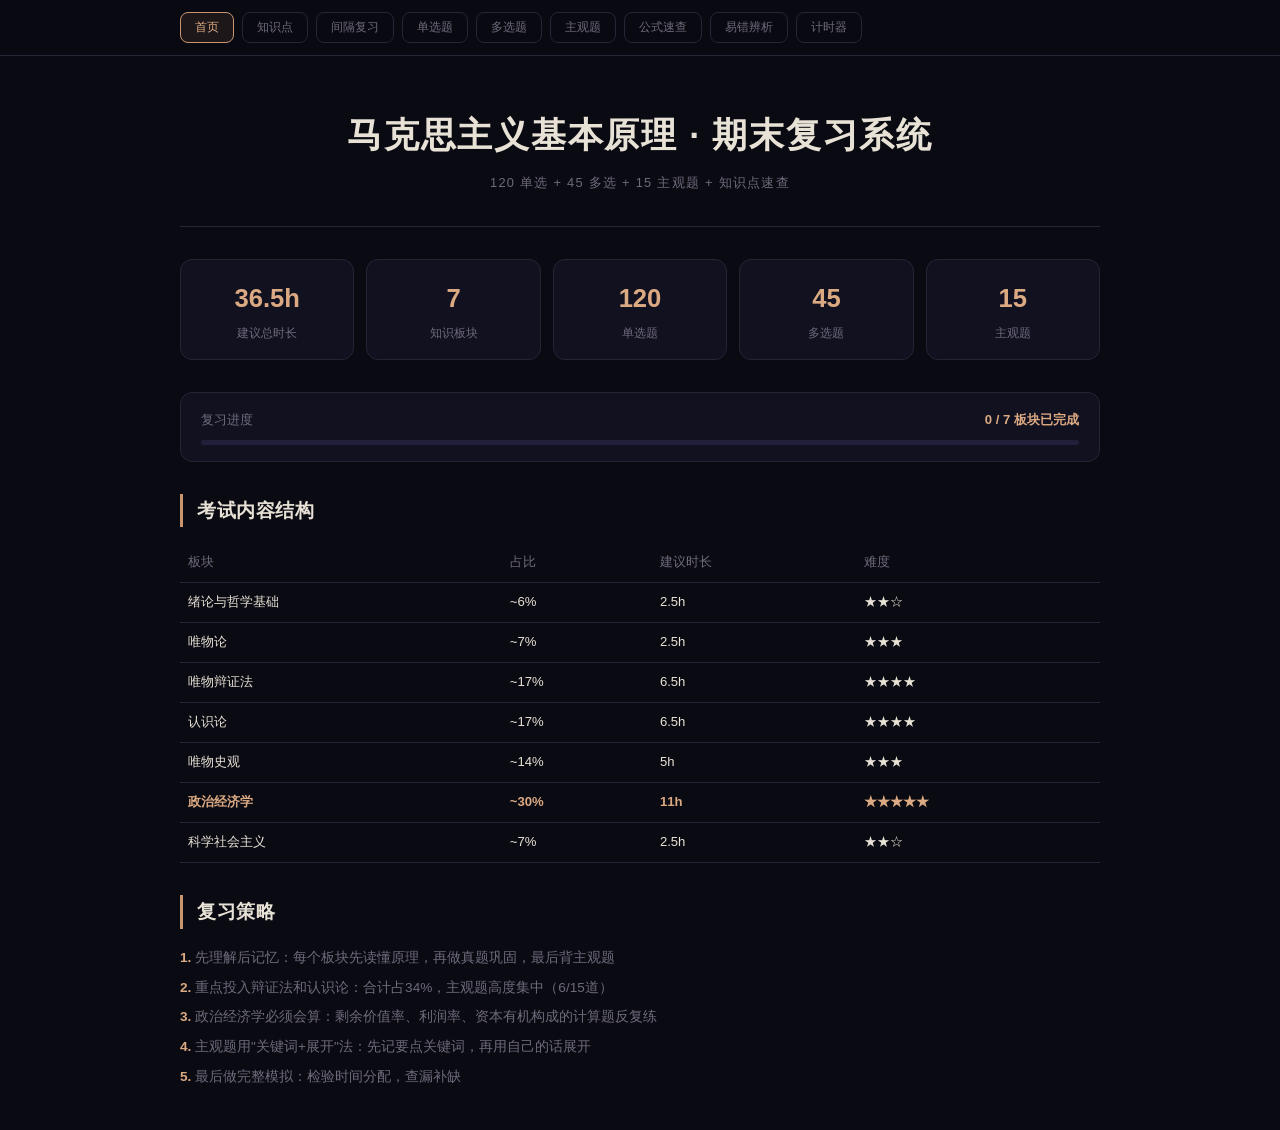
<file: index.html>
<!DOCTYPE html>
<html lang="zh-CN">
<head>
<meta charset="UTF-8">
<meta name="viewport" content="width=device-width, initial-scale=1.0">
<title>马克思主义基本原理 · 期末复习系统</title>
<link rel="stylesheet" href="styles.css">
</head>
<body>

<div class="top-nav">
  <div class="nav-inner">
    <button class="nav-btn active" onclick="showSection('home')">首页</button>
    <button class="nav-btn" onclick="showSection('kp')">知识点</button>
    <button class="nav-btn" onclick="showSection('sr')">间隔复习</button>
    <button class="nav-btn" onclick="showSection('single')">单选题</button>
    <button class="nav-btn" onclick="showSection('multi')">多选题</button>
    <button class="nav-btn" onclick="showSection('subj')">主观题</button>
    <button class="nav-btn" onclick="showSection('formula')">公式速查</button>
    <button class="nav-btn" onclick="showSection('error')">易错辨析</button>
    <button class="nav-btn" onclick="showSection('timer')">计时器</button>
  </div>
</div>

<div class="container">

<!-- HOME -->
<div class="section active" id="sec-home">
<header>
  <h1>马克思主义基本原理 · 期末复习系统</h1>
  <div class="sub" id="homeSub">加载中...</div>
</header>
<div class="stats" id="homeStats"></div>
<div class="progress-wrap">
  <div class="progress-header">
    <span>复习进度</span>
    <strong id="progressText">0 / 7 板块已完成</strong>
  </div>
  <div class="progress-bar"><div class="progress-fill" id="progressFill" style="width:0%"></div>
  </div>
</div>
<h2 class="section-title">考试内容结构</h2>
<table class="exam-table" id="examTable"></table>
<h2 class="section-title">复习策略</h2>
<div class="strategy-box" id="strategyBox"></div>
</div>

<!-- KNOWLEDGE POINTS -->
<div class="section" id="sec-kp">
<h2 class="section-title">七大板块核心知识点</h2>
<div id="kpArea"></div>
<div style="margin-top:20px">
  <p style="font-size:.82rem;color:var(--muted);margin-bottom:10px">勾选已完成的板块：</p>
  <div id="topicChecks" style="display:flex;gap:8px;flex-wrap:wrap"></div>
</div>
</div>

<!-- SPACED REPETITION -->
<div class="section" id="sec-sr">
<h2 class="section-title">间隔复习</h2>
<div class="sr-panel" id="srPanel"></div>
<div id="srCard"></div>
</div>

<!-- SINGLE CHOICE -->
<div class="section" id="sec-single">
<h2 class="section-title" id="singleTitle">单选题</h2>
<div class="filter-bar" id="singleFilters"></div>
<div id="singleQuizArea"></div>
<div class="quiz-score" id="singleScore"></div>
<button onclick="initSingleQuiz()" style="display:block;margin:0 auto 32px;font-size:.82rem;padding:8px 22px;border:1px solid var(--border);border-radius:8px;background:var(--surface2);color:var(--text);cursor:pointer">重新测验</button>
</div>

<!-- MULTI CHOICE -->
<div class="section" id="sec-multi">
<h2 class="section-title" id="multiTitle">多选题</h2>
<div class="filter-bar" id="multiFilters"></div>
<div id="multiQuizArea"></div>
<div class="quiz-score" id="multiScore"></div>
<button onclick="initMultiQuiz()" style="display:block;margin:0 auto 32px;font-size:.82rem;padding:8px 22px;border:1px solid var(--border);border-radius:8px;background:var(--surface2);color:var(--text);cursor:pointer">重新测验</button>
</div>

<!-- SUBJECTIVE -->
<div class="section" id="sec-subj">
<h2 class="section-title" id="subjTitle">主观题</h2>
<div id="subjArea"></div>
</div>

<!-- FORMULA -->
<div class="section" id="sec-formula">
<h2 class="section-title">政治经济学公式速查</h2>
<div id="formulaArea"></div>
</div>

<!-- ERROR ANALYSIS -->
<div class="section" id="sec-error">
<h2 class="section-title">高频易错题辨析</h2>
<div id="errorArea"></div>
</div>

<!-- TIMER -->
<div class="section" id="sec-timer">
<h2 class="section-title">专注计时器</h2>
<div class="timer-section">
  <div style="font-size:.78rem;color:var(--muted)">POMODORO TIMER</div>
  <div class="timer-display" id="timerDisplay">25:00</div>
  <div class="timer-btns">
    <button id="btnStart" onclick="timer.start()">开始</button>
    <button id="btnPause" onclick="timer.pause()" style="display:none">暂停</button>
    <button onclick="timer.reset()">重置</button>
  </div>
  <div class="preset-btns">
    <button onclick="timer.set(5)">5 min</button>
    <button onclick="timer.set(15)">15 min</button>
    <button onclick="timer.set(25)">25 min</button>
    <button onclick="timer.set(45)">45 min</button>
    <button onclick="timer.set(60)">60 min</button>
    <button onclick="timer.set(90)">90 min</button>
  </div>
</div>
</div>

</div>

<script>
/* ═══ STORAGE ═══ */
const ls = {
  get(k, d) { try { return JSON.parse(localStorage.getItem(k)) || d } catch { return d } },
  set(k, v) { try { localStorage.setItem(k, JSON.stringify(v)) } catch {} }
};

/* ═══ DATA LOADER ═══ */
let D = null;
async function loadData() {
  const resp = await fetch('data.json');
  D = await resp.json();
  initApp();
}

/* ═══ NAVIGATION ═══ */
function showSection(id) {
  document.querySelectorAll('.section').forEach(s => s.classList.remove('active'));
  document.getElementById('sec-' + id).classList.add('active');
  document.querySelectorAll('.nav-btn').forEach(b => b.classList.remove('active'));
  event.target.classList.add('active');
  window.scrollTo(0, 0);
  if (id === 'sr') renderSR();
}

/* ═══ SPACED REPETITION (SM-2 simplified) ═══ */
const SR_KEY = 'mayuan_sr_v1';

function getSRData() { return ls.get(SR_KEY, {}); }
function saveSRData(d) { ls.set(SR_KEY, d); }

function srInitCard(id) {
  return { id, interval: 0, repetition: 0, efactor: 2.5, dueDate: Date.now(), status: 'new' };
}

function srReview(card, quality) {
  // quality: 1=again, 3=good, 5=easy
  if (quality < 3) {
    card.repetition = 0;
    card.interval = 1;
    card.status = 'learning';
  } else {
    if (card.repetition === 0) card.interval = 1;
    else if (card.repetition === 1) card.interval = 3;
    else card.interval = Math.round(card.interval * card.efactor);
    card.repetition++;
    card.status = card.repetition >= 3 ? 'review' : 'learning';
  }
  card.efactor = Math.max(1.3, card.efactor + (0.1 - (5 - quality) * (0.08 + (5 - quality) * 0.02)));
  card.dueDate = Date.now() + card.interval * 86400000;
  return card;
}

function getSRStats() {
  const data = getSRData();
  const now = Date.now();
  const stats = { new: 0, learning: 0, review: 0, overdue: 0, total: 0 };
  const totalQ = D ? D.single.length + D.multi.length : 0;
  for (let i = 0; i < totalQ; i++) {
    const key = i < D.single.length ? 's' + i : 'm' + (i - D.single.length);
    const card = data[key];
    if (!card || card.status === 'new') stats.new++;
    else if (card.dueDate <= now) { stats.overdue++; stats.learning++; }
    else if (card.status === 'learning') stats.learning++;
    else stats.review++;
    stats.total++;
  }
  return stats;
}

function getNextReviewCard() {
  const data = getSRData();
  const now = Date.now();
  let earliest = null;
  let earliestKey = null;
  const totalQ = D.single.length + D.multi.length;
  for (let i = 0; i < totalQ; i++) {
    const key = i < D.single.length ? 's' + i : 'm' + (i - D.single.length);
    const card = data[key];
    if (!card || card.status === 'new') {
      if (!earliest) { earliest = srInitCard(key); earliestKey = key; }
      break;
    }
    if (card.dueDate <= now && (!earliest || card.dueDate < earliest.dueDate)) {
      earliest = card; earliestKey = key;
    }
  }
  return earliest ? { key: earliestKey, card: earliest } : null;
}

let currentSRCard = null;

function renderSR() {
  const stats = getSRStats();
  const panel = document.getElementById('srPanel');
  panel.innerHTML = `
    <h3>学习统计</h3>
    <div class="sr-stats">
      <span><span class="sr-dot new"></span> 新题 ${stats.new}</span>
      <span><span class="sr-dot learning"></span> 学习中 ${stats.learning}</span>
      <span><span class="sr-dot review"></span> 已掌握 ${stats.review}</span>
      <span><span class="sr-dot overdue"></span> 待复习 ${stats.overdue}</span>
    </div>`;

  const next = getNextReviewCard();
  const cardArea = document.getElementById('srCard');

  if (!next) {
    cardArea.innerHTML = '<div class="sr-panel"><p style="color:var(--success);text-align:center">所有题目已复习完毕！</p></div>';
    currentSRCard = null;
    return;
  }

  currentSRCard = next;
  const isSingle = next.key.startsWith('s');
  const idx = parseInt(next.key.substring(1));
  const q = isSingle ? D.single[idx] : D.multi[idx];
  const letters = isSingle ? ['A','B','C','D'] : ['A','B','C','D','E'];

  let html = `<div class="quiz-q">
    <div class="quiz-q-text">
      <span class="q-tag">${q.tag}</span>
      <span class="sr-badge ${next.card.status}">${next.card.status === 'new' ? '新' : next.card.status === 'learning' ? '学习' : '复习'}</span>
      ${isSingle ? '单选' : '多选'} #${idx + 1}. ${q.q}
    </div>`;

  if (isSingle) {
    html += `<ul class="quiz-opts" id="srOpts">`;
    q.opts.forEach((o, j) => {
      html += `<li onclick="srPickSingle(this,${j})"><span class="opt-letter">${letters[j]}.</span>${o}</li>`;
    });
    html += `</ul><div class="quiz-explain" id="srExplain">${q.explain || ''}</div>`;
  } else {
    html += `<ul class="quiz-opts multi" id="srOpts">`;
    q.opts.forEach((o, j) => {
      html += `<li onclick="if(!this.classList.contains('disabled'))this.classList.toggle('selected')"><span class="opt-letter">${letters[j]}.</span>${o}</li>`;
    });
    html += `</ul><button class="multi-submit" onclick="srSubmitMulti()">提交答案</button><div class="quiz-explain" id="srExplain">${q.explain || ''}</div>`;
  }

  html += `<div class="sr-rate-btns" id="srRateBtns" style="display:none">
    <button data-quality="1" onclick="srRate(1)">忘记了</button>
    <button data-quality="3" onclick="srRate(3)">记住了</button>
    <button data-quality="5" onclick="srRate(5)">很简单</button>
  </div></div>`;

  cardArea.innerHTML = html;
}

function srPickSingle(li, oi) {
  if (!currentSRCard) return;
  const ul = document.getElementById('srOpts');
  if (ul.dataset.answered) return;
  ul.dataset.answered = '1';
  const isSingle = currentSRCard.key.startsWith('s');
  const idx = parseInt(currentSRCard.key.substring(1));
  const q = D.single[idx];
  const all = ul.querySelectorAll('li');
  all.forEach(l => l.classList.add('disabled'));
  if (oi === q.ans) {
    li.classList.add('correct');
  } else {
    li.classList.add('wrong');
    all[q.ans].classList.add('show-answer');
    all[q.ans].classList.remove('disabled');
  }
  document.getElementById('srExplain').classList.add('show');
  document.getElementById('srRateBtns').style.display = 'flex';
}

function srSubmitMulti() {
  if (!currentSRCard) return;
  const ul = document.getElementById('srOpts');
  if (ul.dataset.answered) return;
  const idx = parseInt(currentSRCard.key.substring(1));
  const q = D.multi[idx];
  const all = ul.querySelectorAll('li');
  const selected = [];
  all.forEach((l, j) => { if (l.classList.contains('selected')) selected.push(j); });
  ul.dataset.answered = '1';
  all.forEach(l => l.classList.add('disabled'));
  const correct = q.ans.slice().sort().join(',') === selected.slice().sort().join(',');
  all.forEach((l, j) => {
    if (q.ans.includes(j) && selected.includes(j)) l.classList.add('correct');
    else if (q.ans.includes(j)) l.classList.add('show-answer');
    else if (selected.includes(j)) l.classList.add('wrong');
  });
  document.getElementById('srExplain').classList.add('show');
  document.getElementById('srRateBtns').style.display = 'flex';
}

function srRate(quality) {
  if (!currentSRCard) return;
  const data = getSRData();
  let card = data[currentSRCard.key] || srInitCard(currentSRCard.key);
  card = srReview(card, quality);
  data[currentSRCard.key] = card;
  saveSRData(data);
  renderSR();
}

/* ═══ HOME ═══ */
function renderHome() {
  document.getElementById('homeSub').textContent = `${D.single.length} 单选 + ${D.multi.length} 多选 + ${D.subj.length} 主观题 + 知识点速查`;

  const statsHtml = [
    { val: D.stats.suggestedHours + 'h', label: '建议总时长' },
    { val: D.totalTopics, label: '知识板块' },
    { val: D.single.length, label: '单选题' },
    { val: D.multi.length, label: '多选题' },
    { val: D.subj.length, label: '主观题' }
  ].map(s => `<div class="stat-card"><div class="stat-val">${s.val}</div><div class="stat-label">${s.label}</div></div>`).join('');
  document.getElementById('homeStats').innerHTML = statsHtml;

  let tableHtml = '<tr style="color:var(--muted)"><td>板块</td><td>占比</td><td>建议时长</td><td>难度</td></tr>';
  D.topics.forEach(t => {
    const bold = t.id === 6 ? 'font-weight:600;color:var(--accent2)' : '';
    tableHtml += `<tr><td style="${bold}">${t.name}</td><td style="${bold}">${t.pct}</td><td style="${bold}">${t.hours}h</td><td style="${bold}">${t.difficulty}</td></tr>`;
  });
  document.getElementById('examTable').innerHTML = tableHtml;

  const strategies = [
    '先理解后记忆：每个板块先读懂原理，再做真题巩固，最后背主观题',
    '重点投入辩证法和认识论：合计占34%，主观题高度集中（6/15道）',
    '政治经济学必须会算：剩余价值率、利润率、资本有机构成的计算题反复练',
    '主观题用"关键词+展开"法：先记要点关键词，再用自己的话展开',
    '最后做完整模拟：检验时间分配，查漏补缺'
  ];
  document.getElementById('strategyBox').innerHTML = strategies.map((s, i) =>
    `<p><strong>${i + 1}.</strong> ${s}</p>`
  ).join('');
}

/* ═══ KNOWLEDGE POINTS ═══ */
function renderKP() {
  const area = document.getElementById('kpArea');
  area.innerHTML = D.knowledge.map((k, i) => {
    const topic = D.topics.find(t => t.id === k.topic);
    const items = k.sections
      ? k.sections.map(s => `<p style="color:var(--accent2);font-weight:600;margin:12px 0 8px">${s.name}</p><ul class="kp-list">${s.items.map(it => `<li><strong>${it.split('：')[0]}</strong>${it.includes('：') ? '：' + it.split('：').slice(1).join('：') : ''}</li>`).join('')}</ul>`).join('')
      : `<ul class="kp-list">${k.items.map(it => {
          const parts = it.split(/[：=]/);
          return `<li>${parts.length > 1 ? `<strong>${parts[0]}</strong>${it.substring(parts[0].length)}` : it}</li>`;
        }).join('')}</ul>`;

    return `<div class="kp-card" data-id="${k.topic}">
      <div class="kp-head" onclick="this.closest('.kp-card').classList.toggle('open')">
        <div class="kp-num">${String(k.topic).padStart(2, '0')}</div>
        <div class="kp-info"><div class="kp-name">${topic.name}</div><div class="kp-meta">${topic.hours}h · ${topic.pct} · ${topic.difficulty}</div></div>
        <div class="kp-arrow">›</div>
      </div>
      <div class="kp-body"><div class="kp-body-inner"><hr class="divider">${items}</div></div>
    </div>`;
  }).join('');

  const done = ls.get('mayuan_done2', {});
  const checks = document.getElementById('topicChecks');
  checks.innerHTML = '';
  for (let i = 1; i <= D.totalTopics; i++) {
    const b = document.createElement('button');
    b.className = 'filter-btn' + (done[i] ? ' active' : '');
    b.textContent = '板块' + i;
    b.onclick = () => { if (done[i]) delete done[i]; else done[i] = true; b.classList.toggle('active'); updateProgress(); };
    checks.appendChild(b);
  }
  updateProgress();
}

function updateProgress() {
  const done = ls.get('mayuan_done2', {});
  const n = Object.keys(done).length;
  document.getElementById('progressText').textContent = n + ' / ' + D.totalTopics + ' 板块已完成';
  document.getElementById('progressFill').style.width = (n / D.totalTopics * 100) + '%';
  ls.set('mayuan_done2', done);
}

/* ═══ QUIZ ENGINE ═══ */
const tags = ['all', '绪论', '唯物论', '辩证法', '认识论', '唯物史观', '政经', '科社', 'wrong'];
let singleFilter = 'all', multiFilter = 'all';

function renderFilterBar(containerId, filterVar, filterFn) {
  const labels = { all: '全部', '绪论': '绪论', '唯物论': '唯物论', '辩证法': '辩证法', '认识论': '认识论', '唯物史观': '唯物史观', '政经': '政经', '科社': '科社', wrong: '错题' };
  document.getElementById(containerId).innerHTML = tags.map(t =>
    `<button class="filter-btn${t === filterVar ? ' active' : ''}" onclick="${filterFn}('${t}',this)">${labels[t]}</button>`
  ).join('');
}

function initSingleQuiz() {
  renderFilterBar('singleFilters', singleFilter, 'filterSingle');
  const wrong = ls.get('mayuan_s_wrong', []);
  const area = document.getElementById('singleQuizArea');
  area.innerHTML = '';
  document.getElementById('singleScore').classList.remove('show');

  let data, indices;
  if (singleFilter === 'wrong') {
    indices = wrong;
    data = indices.map(i => D.single[i]);
  } else if (singleFilter === 'all') {
    data = D.single;
    indices = data.map((_, i) => i);
  } else {
    indices = D.single.map((_, i) => i).filter(i => D.single[i].tag === singleFilter);
    data = indices.map(i => D.single[i]);
  }

  window._sState = { answered: 0, correct: 0, total: data.length };
  const letters = ['A', 'B', 'C', 'D'];

  data.forEach((d, di) => {
    const ri = indices[di];
    let html = `<div class="quiz-q"><div class="quiz-q-text"><span class="q-tag">${d.tag}</span>${ri + 1}. ${d.q}</div><ul class="quiz-opts" data-idx="${ri}">`;
    d.opts.forEach((o, j) => { html += `<li onclick="pickSingle(this,${ri},${j})"><span class="opt-letter">${letters[j]}.</span>${o}</li>`; });
    html += `</ul><div class="quiz-explain" id="sexp${ri}">${d.explain || ''}</div></div>`;
    area.insertAdjacentHTML('beforeend', html);
  });
}

function pickSingle(li, qi, oi) {
  const ul = li.parentElement;
  if (ul.dataset.answered) return;
  ul.dataset.answered = '1';
  const d = D.single[qi];
  const all = ul.querySelectorAll('li');
  all.forEach(l => l.classList.add('disabled'));
  let wrong = ls.get('mayuan_s_wrong', []);
  if (oi === d.ans) {
    li.classList.add('correct');
    window._sState.correct++;
    wrong = wrong.filter(i => i !== qi);
  } else {
    li.classList.add('wrong');
    all[d.ans].classList.add('show-answer');
    all[d.ans].classList.remove('disabled');
    if (!wrong.includes(qi)) wrong.push(qi);
  }
  ls.set('mayuan_s_wrong', wrong);
  document.getElementById('sexp' + qi).classList.add('show');
  window._sState.answered++;
  if (window._sState.answered === window._sState.total) {
    const s = window._sState;
    const el = document.getElementById('singleScore');
    el.textContent = `完成！正确 ${s.correct}/${s.total}（${Math.round(s.correct / s.total * 100)}%）`;
    el.classList.add('show');
  }
}

function filterSingle(tag, btn) {
  singleFilter = tag;
  initSingleQuiz();
}

function initMultiQuiz() {
  renderFilterBar('multiFilters', multiFilter, 'filterMulti');
  const wrong = ls.get('mayuan_m_wrong', []);
  const area = document.getElementById('multiQuizArea');
  area.innerHTML = '';
  document.getElementById('multiScore').classList.remove('show');

  let data, indices;
  if (multiFilter === 'wrong') {
    indices = wrong;
    data = indices.map(i => D.multi[i]);
  } else if (multiFilter === 'all') {
    data = D.multi;
    indices = data.map((_, i) => i);
  } else {
    indices = D.multi.map((_, i) => i).filter(i => D.multi[i].tag === multiFilter);
    data = indices.map(i => D.multi[i]);
  }

  window._mState = { answered: 0, correct: 0, total: data.length };
  const letters = ['A', 'B', 'C', 'D', 'E'];

  data.forEach((d, di) => {
    const ri = indices[di];
    let html = `<div class="quiz-q"><div class="quiz-q-text"><span class="q-tag">${d.tag}</span>${ri + 1}. ${d.q}</div><ul class="quiz-opts multi" data-idx="${ri}">`;
    d.opts.forEach((o, j) => { html += `<li onclick="toggleMulti(this,${j})"><span class="opt-letter">${letters[j]}.</span>${o}</li>`; });
    html += `</ul><button class="multi-submit" onclick="submitMulti(this,${ri})">提交答案</button><div class="quiz-explain" id="mexp${ri}">${d.explain || ''}</div></div>`;
    area.insertAdjacentHTML('beforeend', html);
  });
}

function toggleMulti(li, j) {
  if (li.classList.contains('disabled')) return;
  li.classList.toggle('selected');
}

function submitMulti(btn, qi) {
  const ul = btn.previousElementSibling;
  if (ul.dataset.answered) return;
  const d = D.multi[qi];
  const all = ul.querySelectorAll('li');
  const selected = [];
  all.forEach((l, j) => { if (l.classList.contains('selected')) selected.push(j); });
  ul.dataset.answered = '1';
  all.forEach(l => l.classList.add('disabled'));
  btn.style.display = 'none';
  let wrong = ls.get('mayuan_m_wrong', []);
  const correct = d.ans.slice().sort().join(',') === selected.slice().sort().join(',');
  if (correct) {
    window._mState.correct++;
    all.forEach((l, j) => { if (d.ans.includes(j)) l.classList.add('correct'); });
    wrong = wrong.filter(i => i !== qi);
  } else {
    all.forEach((l, j) => {
      if (d.ans.includes(j) && selected.includes(j)) l.classList.add('correct');
      else if (d.ans.includes(j)) l.classList.add('show-answer');
      else if (selected.includes(j)) l.classList.add('wrong');
    });
    if (!wrong.includes(qi)) wrong.push(qi);
  }
  ls.set('mayuan_m_wrong', wrong);
  document.getElementById('mexp' + qi).classList.add('show');
  window._mState.answered++;
  if (window._mState.answered === window._mState.total) {
    const s = window._mState;
    const el = document.getElementById('multiScore');
    el.textContent = `完成！正确 ${s.correct}/${s.total}（${Math.round(s.correct / s.total * 100)}%）`;
    el.classList.add('show');
  }
}

function filterMulti(tag, btn) {
  multiFilter = tag;
  initMultiQuiz();
}

/* ═══ SUBJECTIVE ═══ */
function switchSubjTab(btn, mode) {
  const card = btn.closest('.subj-card');
  card.querySelectorAll('.subj-tab').forEach(b => b.classList.remove('active'));
  btn.classList.add('active');
  card.querySelectorAll('.subj-tab-content').forEach(c => c.classList.remove('active'));
  card.querySelector(`.subj-tab-content[data-mode="${mode}"]`).classList.add('active');
}

function renderSubj() {
  document.getElementById('subjTitle').textContent = `主观题 ${D.subj.length} 道`;
  document.getElementById('subjArea').innerHTML = D.subj.map((d, i) => {
    const mnemonicHtml = d.mnemonic ? d.mnemonic.split('').map((ch, idx) =>
      `<span class="mnemonic-item"><span class="mnemonic-char">${ch}</span><span class="mnemonic-label">${d.keywords[idx] || ''}</span></span>`
    ).join('') : '';
    return `<div class="subj-card">
      <div class="subj-head" onclick="this.closest('.subj-card').classList.toggle('open')">
        <div class="subj-num">${i + 1}</div>
        <div class="subj-q">${d.q}</div>
        <div class="subj-arrow">›</div>
      </div>
      <div class="subj-body">
        <div class="subj-body-inner">
          <hr class="divider">
          <div class="subj-tabs">
            <button class="subj-tab active" onclick="switchSubjTab(this,'full')">全文</button>
            <button class="subj-tab" onclick="switchSubjTab(this,'quick')">速记</button>
            <button class="subj-tab" onclick="switchSubjTab(this,'mnemonic')">口诀</button>
          </div>
          <div class="subj-tab-content active" data-mode="full"><p>${d.a}</p></div>
          <div class="subj-tab-content" data-mode="quick">
            <div class="kw-chips">${d.keywords.map(k => `<span class="kw-chip">${k}</span>`).join('')}</div>
            <p class="short-answer">${d.short}</p>
          </div>
          <div class="subj-tab-content" data-mode="mnemonic">
            <div class="mnemonic-display">${d.mnemonic}</div>
            ${d.keywords && d.mnemonic ? `<div class="mnemonic-desc">${mnemonicHtml}</div>` : ''}
          </div>
        </div>
      </div>
    </div>`;
  }).join('');
}

/* ═══ FORMULA ═══ */
function renderFormula() {
  const f = D.formulas;
  let html = `<div class="formula-box"><div class="formula-title">核心公式</div>`;
  f.core.forEach(c => { html += `<div class="formula-item">${c.label} = <strong>${c.expr}</strong>${c.note ? ` <span>→ ${c.note}</span>` : ''}</div>`; });
  html += `</div>`;

  html += `<div class="formula-box"><div class="formula-title">计算题解题步骤</div><div style="font-size:.85rem;line-height:1.9">`;
  f.examples.forEach((e, i) => {
    html += `<p><strong style="color:var(--accent2)">例${i + 1}：</strong>${e.text}</p><p style="padding-left:16px">${e.solution}</p>`;
  });
  html += `</div></div>`;

  html += `<div class="formula-box"><div class="formula-title">关键区分</div><div style="font-size:.85rem;line-height:1.9">`;
  f.distinctions.forEach(d => {
    html += `<p><strong style="color:var(--accent2)">${d.left} vs ${d.right}</strong>：${d.note}</p>`;
  });
  html += `</div></div>`;

  document.getElementById('formulaArea').innerHTML = html;
}

/* ═══ ERROR ANALYSIS ═══ */
function renderErrors() {
  document.getElementById('errorArea').innerHTML = D.errors.map(e =>
    `<div class="error-card"><div class="error-title">${e.title}</div><div class="error-body">${e.body}</div></div>`
  ).join('');
}

/* ═══ TIMER ═══ */
const timer = {
  interval: null, sec: 25 * 60, running: false,
  fmt(s) { return String(Math.floor(s / 60)).padStart(2, '0') + ':' + String(s % 60).padStart(2, '0'); },
  render() { document.getElementById('timerDisplay').textContent = this.fmt(this.sec); },
  set(m) { this.pause(); this.sec = m * 60; this.render(); },
  start() {
    if (this.running) return;
    this.running = true;
    document.getElementById('btnStart').style.display = 'none';
    document.getElementById('btnPause').style.display = '';
    this.interval = setInterval(() => {
      if (this.sec <= 0) { this.pause(); document.getElementById('timerDisplay').textContent = '00:00'; return; }
      this.sec--;
      this.render();
    }, 1000);
  },
  pause() {
    this.running = false;
    clearInterval(this.interval);
    document.getElementById('btnStart').style.display = '';
    document.getElementById('btnPause').style.display = 'none';
  },
  reset() { this.pause(); this.sec = 25 * 60; this.render(); }
};

/* ═══ INIT ═══ */
function initApp() {
  D.totalTopics = D.meta.totalTopics;
  D.meta.stats = { singleCount: D.single.length, multiCount: D.multi.length, subjCount: D.subj.length, suggestedHours: D.topics.reduce((s, t) => s + t.hours, 0) };
  D.stats = D.meta.stats;
  renderHome();
  renderKP();
  renderFormula();
  renderErrors();
  initSingleQuiz();
  initMultiQuiz();
  renderSubj();
  timer.render();
}

loadData();
</script>
</body>
</html>
</file>
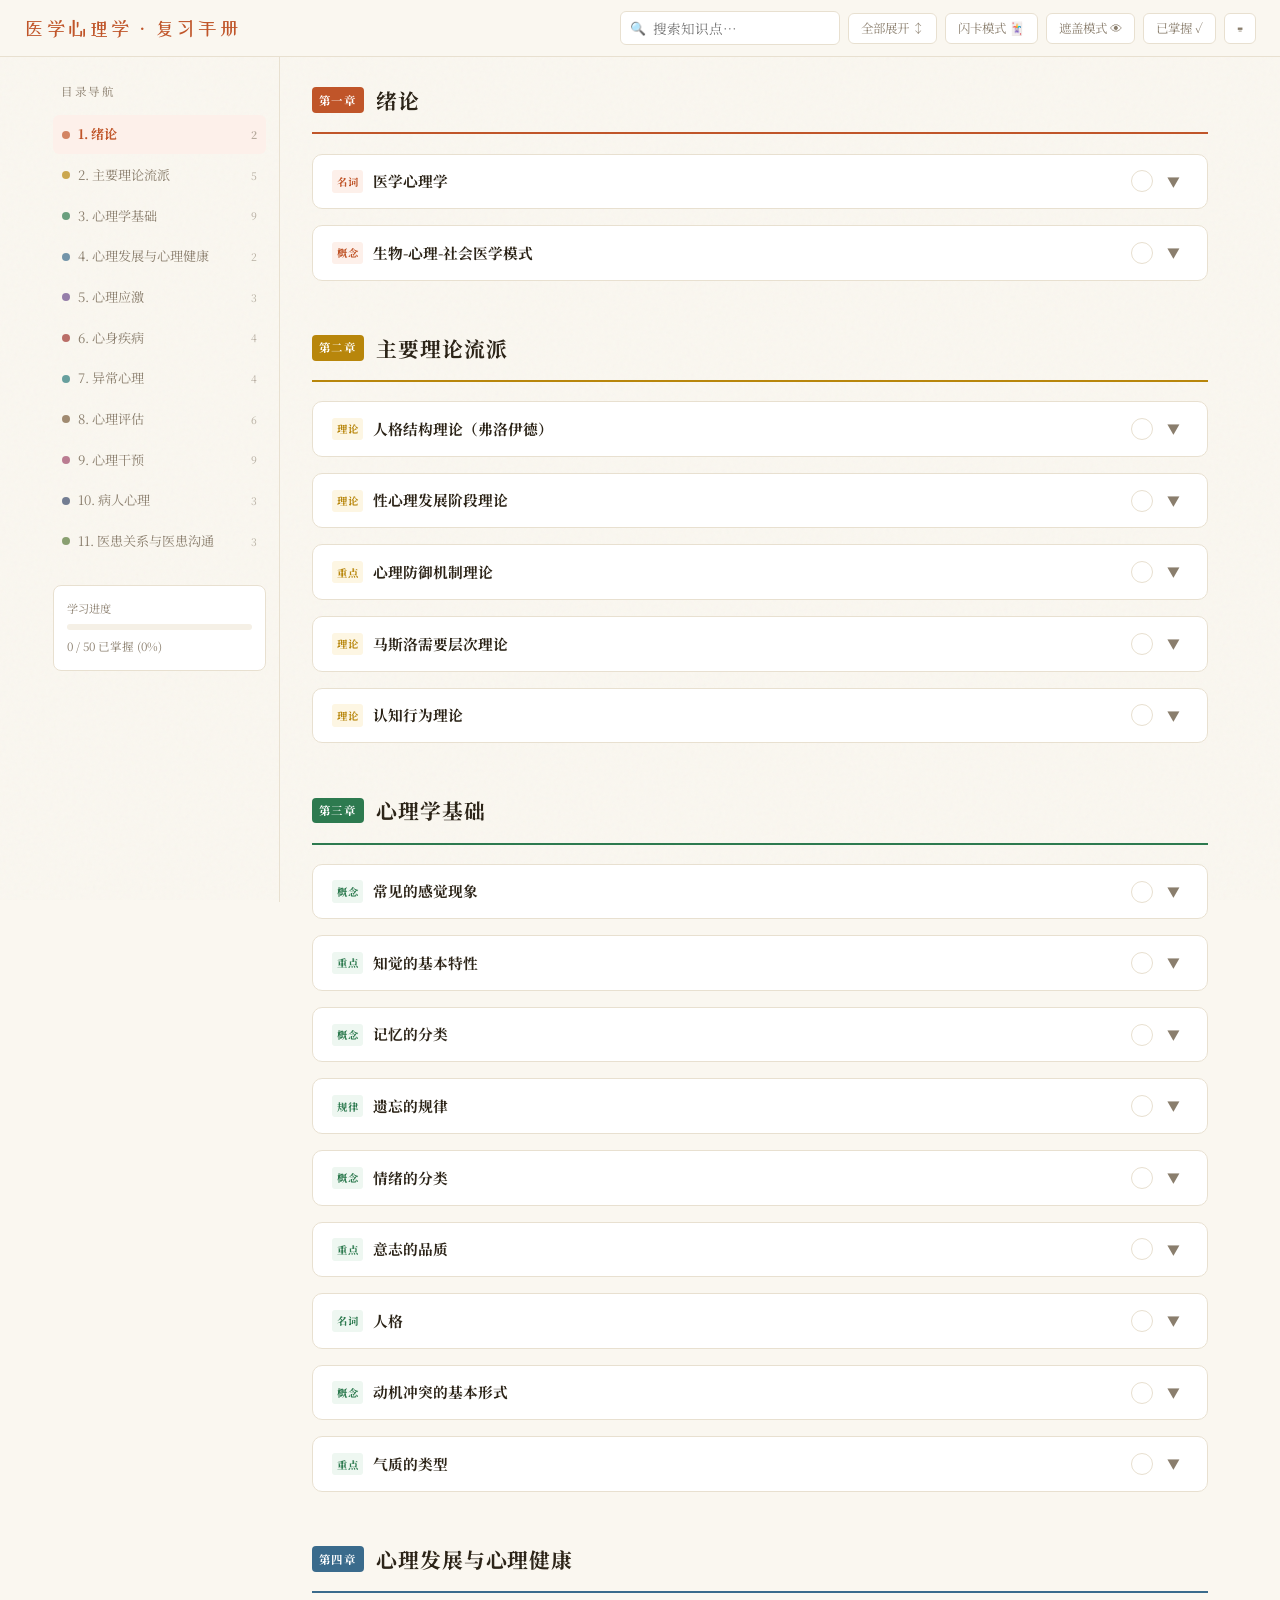
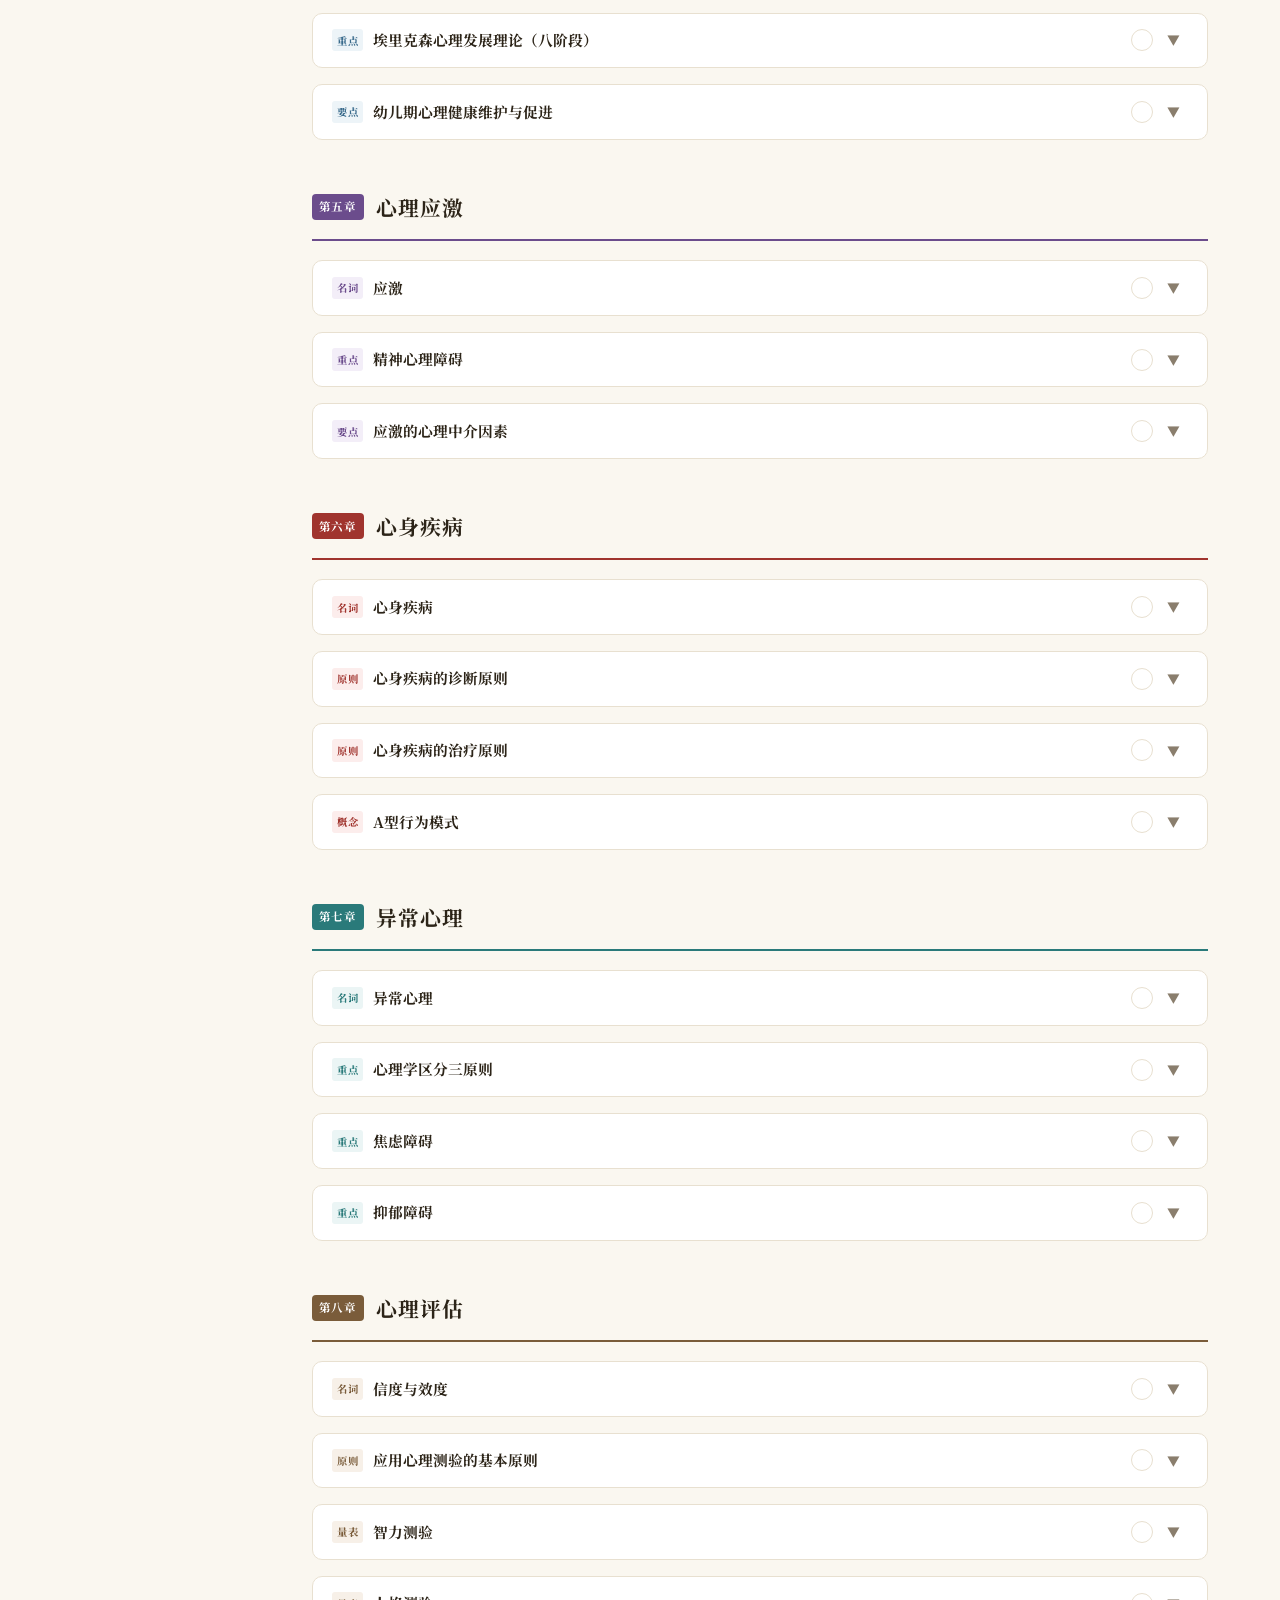
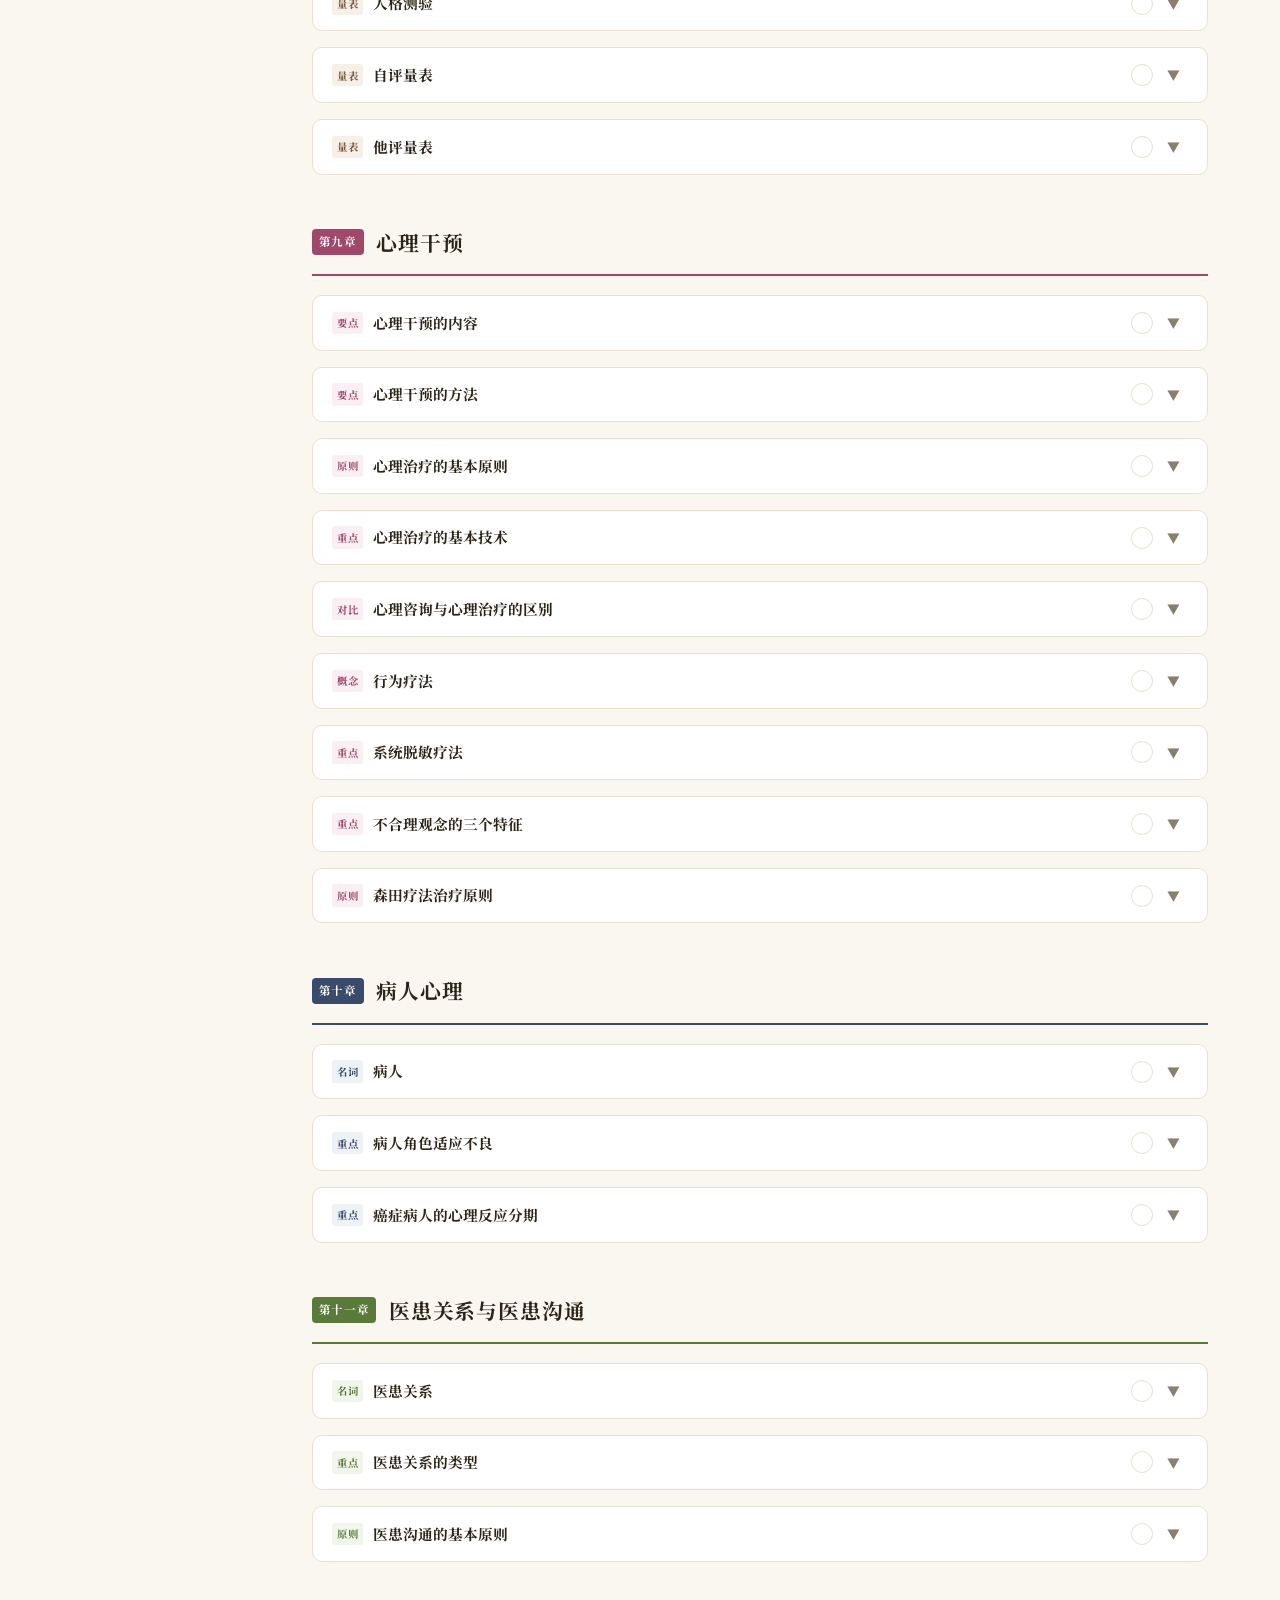
<file: code (3).html>
<!DOCTYPE html>
<html lang="zh-CN">
<head>
<meta charset="UTF-8">
<meta name="viewport" content="width=device-width, initial-scale=1.0">
<title>医学心理学 · 复习手册</title>
<link rel="preconnect" href="https://fonts.googleapis.com">
<link href="https://fonts.googleapis.com/css2?family=Noto+Serif+SC:wght@400;700&family=ZCOOL+XiaoWei&display=swap" rel="stylesheet">
<style>
  :root {
    --bg: #faf7f0;
    --bg-warm: #f5f0e6;
    --surface: #ffffff;
    --surface-hover: #fefcf8;
    --text: #2c2418;
    --text-muted: #8a7e6d;
    --border: #e8e0d0;
    --shadow: rgba(60, 45, 20, 0.06);
    --accent: #c05529;
    --accent-light: #fdf0ea;
    --gold: #b8860b;
    --gold-light: #fdf6e3;
    --green: #2d7a4f;
    --green-light: #eef7f1;
    --blue: #3a6b8c;
    --blue-light: #edf4f8;
    --purple: #6b4c8c;
    --purple-light: #f3eef8;
    --red: #a0342e;
    --red-light: #fcedec;
    --teal: #2a7a7a;
    --teal-light: #ebf5f5;
    --brown: #7a5c3a;
    --brown-light: #f7f0e8;
    --pink: #a0486a;
    --pink-light: #faf0f4;
    --navy: #3a4a6b;
    --navy-light: #eef1f6;
    --olive: #5a7a3a;
    --olive-light: #f1f5eb;
  }

  * { margin: 0; padding: 0; box-sizing: border-box; }

  html {
    scroll-behavior: smooth;
    font-size: 16px;
  }

  body {
    font-family: 'Noto Serif SC', 'Songti SC', Georgia, serif;
    background: var(--bg);
    color: var(--text);
    line-height: 1.85;
    min-height: 100vh;
  }

  body::before {
    content: '';
    position: fixed;
    inset: 0;
    background-image: url("data:image/svg+xml,%3Csvg viewBox='0 0 256 256' xmlns='http://www.w3.org/2000/svg'%3E%3Cfilter id='n'%3E%3CfeTurbulence type='fractalNoise' baseFrequency='0.9' numOctaves='4' stitchTiles='stitch'/%3E%3C/filter%3E%3Crect width='100%25' height='100%25' filter='url(%23n)' opacity='0.03'/%3E%3C/svg%3E");
    pointer-events: none;
    z-index: 0;
  }

  /* ─── Header ─── */
  .site-header {
    position: sticky;
    top: 0;
    z-index: 100;
    background: rgba(250, 247, 240, 0.92);
    backdrop-filter: blur(12px);
    border-bottom: 1px solid var(--border);
    padding: 0.6rem 1.5rem;
    display: flex;
    align-items: center;
    justify-content: space-between;
    gap: 1rem;
  }

  .site-title {
    font-family: 'ZCOOL XiaoWei', 'Noto Serif SC', serif;
    font-size: 1.25rem;
    color: var(--accent);
    white-space: nowrap;
    letter-spacing: 0.08em;
  }

  .header-controls {
    display: flex;
    align-items: center;
    gap: 0.5rem;
    flex-wrap: wrap;
    justify-content: flex-end;
  }

  .search-box {
    position: relative;
  }

  .search-box input {
    width: 220px;
    padding: 0.4rem 0.7rem 0.4rem 2rem;
    border: 1px solid var(--border);
    border-radius: 6px;
    background: var(--surface);
    font-size: 0.85rem;
    font-family: inherit;
    color: var(--text);
    outline: none;
    transition: border-color 0.2s, box-shadow 0.2s;
  }

  .search-box input:focus {
    border-color: var(--accent);
    box-shadow: 0 0 0 3px rgba(192, 85, 41, 0.1);
  }

  .search-box::before {
    content: '🔍';
    position: absolute;
    left: 0.6rem;
    top: 50%;
    transform: translateY(-50%);
    font-size: 0.8rem;
    pointer-events: none;
  }

  .header-btn {
    padding: 0.35rem 0.75rem;
    border: 1px solid var(--border);
    border-radius: 6px;
    background: var(--surface);
    font-size: 0.78rem;
    font-family: inherit;
    color: var(--text-muted);
    cursor: pointer;
    transition: all 0.2s;
    white-space: nowrap;
  }

  .header-btn:hover {
    border-color: var(--accent);
    color: var(--accent);
    background: var(--accent-light);
  }

  .header-btn.active {
    background: var(--accent);
    color: #fff;
    border-color: var(--accent);
  }

  .kbd {
    display: inline-block;
    font-size: 0.65rem;
    padding: 0.05em 0.35em;
    border: 1px solid var(--border);
    border-radius: 3px;
    background: var(--bg-warm);
    color: var(--text-muted);
    font-family: 'DM Mono', monospace;
    margin-left: 0.3em;
    vertical-align: middle;
  }

  /* ─── Layout ─── */
  .layout {
    display: flex;
    max-width: 1200px;
    margin: 0 auto;
    position: relative;
    z-index: 1;
  }

  /* ─── Sidebar ─── */
  .sidebar {
    width: 240px;
    flex-shrink: 0;
    position: sticky;
    top: 55px;
    height: calc(100vh - 55px);
    overflow-y: auto;
    padding: 1.5rem 0.8rem 2rem;
    border-right: 1px solid var(--border);
    scrollbar-width: thin;
    scrollbar-color: var(--border) transparent;
  }

  .sidebar-title {
    font-size: 0.72rem;
    text-transform: uppercase;
    letter-spacing: 0.15em;
    color: var(--text-muted);
    margin-bottom: 0.8rem;
    padding: 0 0.5rem;
  }

  .nav-item {
    display: flex;
    align-items: center;
    gap: 0.5rem;
    padding: 0.45rem 0.6rem;
    border-radius: 6px;
    cursor: pointer;
    font-size: 0.82rem;
    color: var(--text-muted);
    transition: all 0.2s;
    margin-bottom: 2px;
    text-decoration: none;
  }

  .nav-item:hover {
    background: var(--surface);
    color: var(--text);
  }

  .nav-item.active {
    background: var(--accent-light);
    color: var(--accent);
    font-weight: 700;
  }

  .nav-dot {
    width: 8px;
    height: 8px;
    border-radius: 50%;
    flex-shrink: 0;
    opacity: 0.7;
  }

  .nav-count {
    margin-left: auto;
    font-size: 0.65rem;
    color: var(--text-muted);
    opacity: 0.6;
  }

  .sidebar-stats {
    margin-top: 1.5rem;
    padding: 0.8rem;
    background: var(--surface);
    border-radius: 8px;
    border: 1px solid var(--border);
  }

  .stats-label {
    font-size: 0.7rem;
    color: var(--text-muted);
    margin-bottom: 0.3rem;
  }

  .stats-bar {
    height: 6px;
    background: var(--bg-warm);
    border-radius: 3px;
    overflow: hidden;
    margin-bottom: 0.4rem;
  }

  .stats-fill {
    height: 100%;
    background: var(--green);
    border-radius: 3px;
    transition: width 0.5s ease;
  }

  .stats-text {
    font-size: 0.72rem;
    color: var(--text-muted);
  }

  /* ─── Main ─── */
  .main-content {
    flex: 1;
    min-width: 0;
    padding: 1.5rem 2rem 4rem;
  }

  /* ─── Chapter ─── */
  .chapter {
    margin-bottom: 3rem;
    animation: fadeUp 0.5s ease both;
  }

  .chapter-header {
    display: flex;
    align-items: center;
    gap: 0.8rem;
    margin-bottom: 1.2rem;
    padding-bottom: 0.8rem;
    border-bottom: 2px solid;
  }

  .chapter-num {
    font-size: 0.72rem;
    font-weight: 700;
    padding: 0.2em 0.6em;
    border-radius: 4px;
    color: #fff;
    letter-spacing: 0.05em;
    white-space: nowrap;
  }

  .chapter-title {
    font-size: 1.3rem;
    font-weight: 700;
    letter-spacing: 0.04em;
  }

  /* ─── Card ─── */
  .card {
    background: var(--surface);
    border: 1px solid var(--border);
    border-radius: 10px;
    margin-bottom: 1rem;
    overflow: hidden;
    transition: box-shadow 0.3s, border-color 0.3s;
  }

  .card:hover {
    box-shadow: 0 4px 20px var(--shadow);
    border-color: #d8d0c0;
  }

  .card-head {
    display: flex;
    align-items: center;
    justify-content: space-between;
    padding: 0.8rem 1.2rem;
    cursor: pointer;
    user-select: none;
    transition: background 0.2s;
  }

  .card-head:hover {
    background: var(--surface-hover);
  }

  .card-head-left {
    display: flex;
    align-items: center;
    gap: 0.6rem;
    flex: 1;
    min-width: 0;
  }

  .card-tag {
    font-size: 0.65rem;
    padding: 0.15em 0.5em;
    border-radius: 3px;
    font-weight: 700;
    white-space: nowrap;
    letter-spacing: 0.03em;
  }

  .card-label {
    font-size: 0.92rem;
    font-weight: 700;
    line-height: 1.4;
  }

  .card-expand {
    width: 28px;
    height: 28px;
    display: flex;
    align-items: center;
    justify-content: center;
    border-radius: 50%;
    transition: all 0.3s;
    flex-shrink: 0;
    color: var(--text-muted);
    font-size: 0.8rem;
  }

  .card.open .card-expand {
    transform: rotate(180deg);
  }

  .card-body {
    max-height: 0;
    overflow: hidden;
    transition: max-height 0.4s ease, padding 0.3s ease;
  }

  .card.open .card-body {
    max-height: 3000px;
    padding: 0 1.2rem 1rem;
  }

  .card-content {
    border-top: 1px dashed var(--border);
    padding-top: 0.8rem;
  }

  /* ─── Content Styles ─── */
  .def-term {
    font-weight: 700;
    color: var(--accent);
  }

  .keyword {
    background: linear-gradient(to bottom, transparent 60%, rgba(192,85,41,0.15) 60%);
    font-weight: 700;
    padding: 0 2px;
  }

  .principle {
    color: var(--accent);
    font-weight: 700;
  }

  .page-ref {
    font-size: 0.72rem;
    color: var(--text-muted);
    opacity: 0.6;
    margin-left: 0.3em;
  }

  .list-styled {
    list-style: none;
    padding: 0;
  }

  .list-styled li {
    position: relative;
    padding-left: 1.4em;
    margin-bottom: 0.35rem;
  }

  .list-styled li::before {
    content: '';
    position: absolute;
    left: 0;
    top: 0.65em;
    width: 6px;
    height: 6px;
    border-radius: 50%;
    background: var(--accent);
    opacity: 0.5;
  }

  .sub-list {
    list-style: none;
    padding-left: 0.5rem;
    margin-top: 0.2rem;
  }

  .sub-list li {
    padding-left: 1.2em;
    font-size: 0.9rem;
    color: #5a4a38;
  }

  .sub-list li::before {
    width: 4px;
    height: 4px;
    opacity: 0.35;
  }

  .example {
    font-size: 0.85rem;
    color: var(--text-muted);
    padding: 0.4rem 0.8rem;
    border-left: 3px solid var(--border);
    margin: 0.4rem 0;
    background: var(--bg-warm);
    border-radius: 0 4px 4px 0;
  }

  /* ─── Table ─── */
  .table-wrap {
    overflow-x: auto;
    margin: 0.6rem 0;
    border-radius: 8px;
    border: 1px solid var(--border);
  }

  .styled-table {
    width: 100%;
    border-collapse: collapse;
    font-size: 0.85rem;
  }

  .styled-table th {
    background: var(--bg-warm);
    font-weight: 700;
    padding: 0.6rem 0.8rem;
    text-align: left;
    border-bottom: 2px solid var(--border);
    white-space: nowrap;
  }

  .styled-table td {
    padding: 0.5rem 0.8rem;
    border-bottom: 1px solid var(--border);
    vertical-align: top;
  }

  .styled-table tr:last-child td {
    border-bottom: none;
  }

  .styled-table tr:hover td {
    background: var(--surface-hover);
  }

  /* ─── Mnemonic box ─── */
  .mnemonic {
    background: var(--gold-light);
    border: 1px dashed var(--gold);
    border-radius: 8px;
    padding: 0.6rem 1rem;
    margin: 0.5rem 0;
    font-size: 0.85rem;
  }

  .mnemonic::before {
    content: '💡 口诀';
    display: block;
    font-size: 0.7rem;
    font-weight: 700;
    color: var(--gold);
    margin-bottom: 0.2rem;
    letter-spacing: 0.05em;
  }

  /* ─── Hide/Reveal (Flashcard mode) ─── */
  .hide-answer .card-body {
    display: none !important;
  }

  .hide-answer .card-expand {
    display: none;
  }

  .reveal-btn {
    display: none;
    margin: 0.6rem 0;
    padding: 0.4rem 1rem;
    border: 1px dashed var(--accent);
    border-radius: 6px;
    background: transparent;
    color: var(--accent);
    font-family: inherit;
    font-size: 0.82rem;
    cursor: pointer;
    transition: all 0.2s;
  }

  .hide-answer .reveal-btn {
    display: inline-block;
  }

  .reveal-btn:hover {
    background: var(--accent-light);
  }

  /* ─── Mastered mark ─── */
  .mastered .card {
    opacity: 0.55;
  }

  .mastered .card::after {
    content: '✓ 已掌握';
    position: absolute;
    top: 0.6rem;
    right: 0.8rem;
    font-size: 0.65rem;
    color: var(--green);
    font-weight: 700;
    letter-spacing: 0.05em;
  }

  .card {
    position: relative;
  }

  .master-btn {
    width: 22px;
    height: 22px;
    border: 1.5px solid var(--border);
    border-radius: 50%;
    background: transparent;
    cursor: pointer;
    display: flex;
    align-items: center;
    justify-content: center;
    font-size: 0.7rem;
    color: transparent;
    transition: all 0.2s;
    flex-shrink: 0;
  }

  .master-btn:hover {
    border-color: var(--green);
    color: var(--green);
  }

  .master-btn.done {
    background: var(--green);
    border-color: var(--green);
    color: #fff;
  }

  /* ─── Flashcard ─── */
  .flashcard-section {
    display: none;
    padding: 2rem 0;
  }

  .flashcard-section.active {
    display: block;
  }

  .flashcard {
    max-width: 600px;
    margin: 0 auto;
    perspective: 1000px;
    cursor: pointer;
    height: 320px;
  }

  .flashcard-inner {
    position: relative;
    width: 100%;
    height: 100%;
    transition: transform 0.6s cubic-bezier(0.4, 0, 0.2, 1);
    transform-style: preserve-3d;
  }

  .flashcard.flipped .flashcard-inner {
    transform: rotateY(180deg);
  }

  .flashcard-front,
  .flashcard-back {
    position: absolute;
    inset: 0;
    backface-visibility: hidden;
    border-radius: 16px;
    display: flex;
    flex-direction: column;
    align-items: center;
    justify-content: center;
    padding: 2rem;
    text-align: center;
    box-shadow: 0 8px 40px var(--shadow);
  }

  .flashcard-front {
    background: linear-gradient(135deg, #fff 0%, var(--bg-warm) 100%);
    border: 1px solid var(--border);
  }

  .flashcard-back {
    background: linear-gradient(135deg, var(--accent-light) 0%, #fff 100%);
    border: 1px solid rgba(192,85,41,0.2);
    transform: rotateY(180deg);
    font-size: 0.92rem;
    line-height: 1.8;
    overflow-y: auto;
  }

  .flashcard-q {
    font-size: 1.2rem;
    font-weight: 700;
    color: var(--text);
    margin-bottom: 0.5rem;
  }

  .flashcard-hint {
    font-size: 0.78rem;
    color: var(--text-muted);
    margin-top: 1rem;
  }

  .flashcard-nav {
    display: flex;
    justify-content: center;
    gap: 1rem;
    margin-top: 1.5rem;
  }

  .flashcard-nav button {
    padding: 0.5rem 1.2rem;
    border: 1px solid var(--border);
    border-radius: 8px;
    background: var(--surface);
    font-family: inherit;
    font-size: 0.85rem;
    cursor: pointer;
    transition: all 0.2s;
    color: var(--text);
  }

  .flashcard-nav button:hover {
    border-color: var(--accent);
    color: var(--accent);
  }

  .flashcard-counter {
    text-align: center;
    font-size: 0.78rem;
    color: var(--text-muted);
    margin-bottom: 1rem;
  }

  /* ─── View modes ─── */
  .main-content.flashcard-mode .chapter,
  .main-content.flashcard-mode .intro-text {
    display: none;
  }

  .main-content.flashcard-mode .flashcard-section {
    display: block;
  }

  /* ─── Animations ─── */
  @keyframes fadeUp {
    from { opacity: 0; transform: translateY(16px); }
    to   { opacity: 1; transform: translateY(0); }
  }

  .chapter:nth-child(2)  { animation-delay: 0.05s; }
  .chapter:nth-child(3)  { animation-delay: 0.1s; }
  .chapter:nth-child(4)  { animation-delay: 0.15s; }
  .chapter:nth-child(5)  { animation-delay: 0.2s; }
  .chapter:nth-child(6)  { animation-delay: 0.25s; }
  .chapter:nth-child(7)  { animation-delay: 0.3s; }
  .chapter:nth-child(8)  { animation-delay: 0.35s; }
  .chapter:nth-child(9)  { animation-delay: 0.4s; }
  .chapter:nth-child(10) { animation-delay: 0.45s; }
  .chapter:nth-child(11) { animation-delay: 0.5s; }

  /* ─── Highlight search ─── */
  mark {
    background: rgba(184, 134, 11, 0.2);
    color: inherit;
    padding: 0 2px;
    border-radius: 2px;
  }

  .card.search-hidden {
    display: none;
  }

  /* ─── Responsive ─── */
  @media (max-width: 860px) {
    .sidebar { display: none; }
    .main-content { padding: 1rem; }
    .search-box input { width: 150px; }
    .site-title { font-size: 1rem; }
    .header-controls { gap: 0.3rem; }
    .header-btn span.btn-label { display: none; }
  }

  @media (max-width: 500px) {
    .site-header { padding: 0.5rem 0.8rem; }
    .search-box input { width: 120px; }
  }

  /* ─── Print ─── */
  @media print {
    .site-header, .sidebar, .master-btn, .reveal-btn, .card-expand, .flashcard-section { display: none !important; }
    .card-body { max-height: none !important; padding: 0.5rem 1rem !important; }
    .card { break-inside: avoid; border: 1px solid #ccc; }
    body { background: #fff; }
  }

  /* ─── Scrollbar ─── */
  ::-webkit-scrollbar { width: 6px; }
  ::-webkit-scrollbar-track { background: transparent; }
  ::-webkit-scrollbar-thumb { background: var(--border); border-radius: 3px; }
  ::-webkit-scrollbar-thumb:hover { background: #c8c0b0; }

  /* ─── Tooltip ─── */
  .shortcut-hint {
    position: fixed;
    bottom: 1.5rem;
    right: 1.5rem;
    background: var(--surface);
    border: 1px solid var(--border);
    border-radius: 10px;
    padding: 0.8rem 1rem;
    font-size: 0.72rem;
    color: var(--text-muted);
    box-shadow: 0 4px 20px var(--shadow);
    z-index: 50;
    line-height: 2;
    opacity: 0;
    transform: translateY(10px);
    transition: opacity 0.3s, transform 0.3s;
    pointer-events: none;
  }

  .shortcut-hint.show {
    opacity: 1;
    transform: translateY(0);
    pointer-events: auto;
  }

  .shortcut-hint .kbd {
    margin-right: 0.3em;
    margin-left: 0;
  }

  .intro-text {
    text-align: center;
    padding: 2rem 0;
    color: var(--text-muted);
    font-size: 0.9rem;
  }
</style>
</head>
<body>

<header class="site-header">
  <div class="site-title">医学心理学 · 复习手册</div>
  <div class="header-controls">
    <div class="search-box">
      <input type="text" id="searchInput" placeholder="搜索知识点…">
    </div>
    <button class="header-btn" id="btnExpandAll" onclick="toggleAll()">
      <span class="btn-label">全部展开</span> ↕
    </button>
    <button class="header-btn" id="btnFlashcard" onclick="toggleFlashcard()">
      <span class="btn-label">闪卡模式</span> 🃏
    </button>
    <button class="header-btn" id="btnHideAnswer" onclick="toggleHideAnswer()">
      <span class="btn-label">遮盖模式</span> 👁
    </button>
    <button class="header-btn" id="btnMastered" onclick="toggleShowMastered()">
      <span class="btn-label">已掌握</span> ✓
    </button>
    <button class="header-btn" onclick="toggleShortcuts()">⌨</button>
  </div>
</header>

<div class="layout">
  <aside class="sidebar" id="sidebar">
    <div class="sidebar-title">目录导航</div>
    <nav id="nav"></nav>
    <div class="sidebar-stats" id="statsPanel">
      <div class="stats-label">学习进度</div>
      <div class="stats-bar"><div class="stats-fill" id="statsFill" style="width:0%"></div></div>
      <div class="stats-text" id="statsText">0 / 0 已掌握</div>
    </div>
  </aside>

  <main class="main-content" id="mainContent">
    <div class="flashcard-section" id="flashcardArea">
      <div class="flashcard-counter" id="flashcardCounter"></div>
      <div class="flashcard" id="flashcard" onclick="this.classList.toggle('flipped')">
        <div class="flashcard-inner">
          <div class="flashcard-front">
            <div class="flashcard-q" id="fcFront">问题加载中…</div>
            <div class="flashcard-hint">点击翻转查看答案</div>
          </div>
          <div class="flashcard-back" id="fcBack">答案加载中…</div>
        </div>
      </div>
      <div class="flashcard-nav">
        <button onclick="fcPrev()">← 上一题</button>
        <button onclick="fcFlip()">翻转</button>
        <button onclick="fcNext()">下一题 →</button>
      </div>
    </div>

    <!-- Chapter 1 -->
    <section class="chapter" id="ch1" data-ch="1" data-color="var(--accent)">
      <div class="chapter-header" style="border-color: var(--accent);">
        <span class="chapter-num" style="background:var(--accent);">第一章</span>
        <span class="chapter-title">绪论</span>
      </div>

      <div class="card" data-qa="医学心理学的定义|医学心理学是医学和心理学相结合的学科，它将心理学的理论和技术应用于医学领域，研究心理社会因素在人类健康和疾病及其相互转化过程中的作用及规律，解决健康和疾病相关的心理行为问题。">
        <div class="card-head" onclick="toggleCard(this)">
          <div class="card-head-left">
            <span class="card-tag" style="background:var(--accent-light);color:var(--accent);">名词</span>
            <span class="card-label">医学心理学</span>
          </div>
          <div style="display:flex;align-items:center;gap:0.4rem;">
            <button class="master-btn" onclick="event.stopPropagation();toggleMaster(this)" title="标记已掌握">✓</button>
            <span class="card-expand">▼</span>
          </div>
        </div>
        <button class="reveal-btn" onclick="event.stopPropagation();this.previousElementSibling.click();this.remove();">点击显示答案</button>
        <div class="card-body"><div class="card-content">
          <span class="def-term">医学心理学</span>是<span class="keyword">医学和心理学相结合</span>的学科，它将心理学的理论和技术应用于医学领域，研究<span class="keyword">心理社会因素</span>在人类健康和疾病及其相互转化过程中的作用及规律，解决健康和疾病相关的心理行为问题。<span class="page-ref">P1</span>
        </div></div>
      </div>

      <div class="card" data-qa="生物-心理-社会医学模式|不仅从个体的局部，而且从人的整体以及群体、生态系统研究健康与疾病，这种系统论和整体观的医学模式就是生物-心理-社会医学模式。">
        <div class="card-head" onclick="toggleCard(this)">
          <div class="card-head-left">
            <span class="card-tag" style="background:var(--accent-light);color:var(--accent);">概念</span>
            <span class="card-label">生物-心理-社会医学模式</span>
          </div>
          <div style="display:flex;align-items:center;gap:0.4rem;">
            <button class="master-btn" onclick="event.stopPropagation();toggleMaster(this)">✓</button>
            <span class="card-expand">▼</span>
          </div>
        </div>
        <button class="reveal-btn" onclick="event.stopPropagation();this.previousElementSibling.click();this.remove();">点击显示答案</button>
        <div class="card-body"><div class="card-content">
          不仅从个体的局部，而且从人的<span class="keyword">整体</span>以及<span class="keyword">群体、生态系统</span>研究健康与疾病，这种<span class="keyword">系统论和整体观</span>的医学模式就是生物-心理-社会医学模式。<span class="page-ref">P7</span>
        </div></div>
      </div>
    </section>

    <!-- Chapter 2 -->
    <section class="chapter" id="ch2" data-ch="2" data-color="var(--gold)">
      <div class="chapter-header" style="border-color:var(--gold);">
        <span class="chapter-num" style="background:var(--gold);">第二章</span>
        <span class="chapter-title">主要理论流派</span>
      </div>

      <div class="card" data-qa="弗洛伊德人格结构理论|本我遵循快乐原则，自我遵循现实原则，超我遵循至善原则。">
        <div class="card-head" onclick="toggleCard(this)">
          <div class="card-head-left">
            <span class="card-tag" style="background:var(--gold-light);color:var(--gold);">理论</span>
            <span class="card-label">人格结构理论（弗洛伊德）</span>
          </div>
          <div style="display:flex;align-items:center;gap:0.4rem;">
            <button class="master-btn" onclick="event.stopPropagation();toggleMaster(this)">✓</button>
            <span class="card-expand">▼</span>
          </div>
        </div>
        <button class="reveal-btn" onclick="event.stopPropagation();this.previousElementSibling.click();this.remove();">点击显示答案</button>
        <div class="card-body"><div class="card-content">
          <div class="table-wrap"><table class="styled-table">
            <tr><th>结构</th><th>遵循原则</th></tr>
            <tr><td><span class="keyword">本我</span></td><td><span class="principle">快乐原则</span></td></tr>
            <tr><td><span class="keyword">自我</span></td><td><span class="principle">现实原则</span></td></tr>
            <tr><td><span class="keyword">超我</span></td><td><span class="principle">至善原则</span></td></tr>
          </table></div>
          <div class="mnemonic">本快自现超至善（本我快乐、自我现实、超我至善）</div>
          <span class="page-ref">P17</span>
        </div></div>
      </div>

      <div class="card" data-qa="弗洛伊德性心理发展阶段|口唇期(0-1岁)、肛门期(1-3岁)、生殖器期(3-6岁)、潜伏期(6-12/13岁)、两性期(青春期以后)">
        <div class="card-head" onclick="toggleCard(this)">
          <div class="card-head-left">
            <span class="card-tag" style="background:var(--gold-light);color:var(--gold);">理论</span>
            <span class="card-label">性心理发展阶段理论</span>
          </div>
          <div style="display:flex;align-items:center;gap:0.4rem;">
            <button class="master-btn" onclick="event.stopPropagation();toggleMaster(this)">✓</button>
            <span class="card-expand">▼</span>
          </div>
        </div>
        <button class="reveal-btn" onclick="event.stopPropagation();this.previousElementSibling.click();this.remove();">点击显示答案</button>
        <div class="card-body"><div class="card-content">
          <div class="table-wrap"><table class="styled-table">
            <tr><th>阶段</th><th>年龄</th></tr>
            <tr><td><span class="keyword">口唇期</span></td><td>0~1岁</td></tr>
            <tr><td><span class="keyword">肛门期</span></td><td>1~3岁</td></tr>
            <tr><td><span class="keyword">生殖器期</span></td><td>3~6岁</td></tr>
            <tr><td><span class="keyword">潜伏期</span></td><td>6~12/13岁</td></tr>
            <tr><td><span class="keyword">两性期</span></td><td>青春期以后</td></tr>
          </table></div>
          <div class="mnemonic">口肛生殖潜两性（口1肛3生殖6，潜伏到13，两性在后头）</div>
          <span class="page-ref">P18</span>
        </div></div>
      </div>

      <div class="card" data-qa="心理防御机制|否认：无意识拒绝承认不愉快现实。投射：将自己不能接受的思绪赋予别人。退行：退回到儿童时期。合理化：用站不住脚的理由为自己辩护（酸葡萄、甜柠檬）。">
        <div class="card-head" onclick="toggleCard(this)">
          <div class="card-head-left">
            <span class="card-tag" style="background:var(--gold-light);color:var(--gold);">重点</span>
            <span class="card-label">心理防御机制理论</span>
          </div>
          <div style="display:flex;align-items:center;gap:0.4rem;">
            <button class="master-btn" onclick="event.stopPropagation();toggleMaster(this)">✓</button>
            <span class="card-expand">▼</span>
          </div>
        </div>
        <button class="reveal-btn" onclick="event.stopPropagation();this.previousElementSibling.click();this.remove();">点击显示答案</button>
        <div class="card-body"><div class="card-content">
          <ul class="list-styled">
            <li><span class="keyword">否认</span>：无意识地拒绝承认那些不愉快的现实以保护自我、减轻痛苦，是最<span class="keyword">原始、最简单</span>的心理防御机制。
              <div class="example">例如：癌症病人否认自己患了癌症；妻子不相信丈夫突然意外身亡</div>
            </li>
            <li><span class="keyword">投射</span>：主观地将属于自己的但不能接受的思绪、动机、欲望或情感，赋予到别人身上，推卸责任或归咎于他人。
              <div class="example">例如："以小人之心度君子之腹"；对人常怀敌意的人说别人都不友好</div>
            </li>
            <li><span class="keyword">退行</span>：当个体受到严重挫折时，放弃成人方式，退回到儿童时期，使用原先比较幼稚的方式应对困境，恢复对别人的依赖。
              <div class="example">例如：成年癔症病人表现出"童样痴呆"</div>
            </li>
            <li><span class="keyword">合理化</span>（文饰作用）：最常见的防御机制，通过似乎有理但实际上站不住脚的理由为自己辩护。
              <ul class="sub-list">
                <li><span class="keyword">酸葡萄心理</span>：把自己不具备或得不到的东西说成是不好的
                  <div class="example">例：考试不及格就说老师出题太难</div>
                </li>
                <li><span class="keyword">甜柠檬心理</span>：把自己所拥有的一切都说成好的
                  <div class="example">例：孩子智力迟钝，父母以"傻有傻福"自我安慰</div>
                </li>
              </ul>
            </li>
          </ul>
          <span class="page-ref">P19</span>
        </div></div>
      </div>

      <div class="card" data-qa="马斯洛需要层次理论|生理需要、安全需要、社会交往的需要、尊重的需要、自我成就(自我实现)的需要。满足由低到高逐层实现，但不完全遵照全或无的原则。">
        <div class="card-head" onclick="toggleCard(this)">
          <div class="card-head-left">
            <span class="card-tag" style="background:var(--gold-light);color:var(--gold);">理论</span>
            <span class="card-label">马斯洛需要层次理论</span>
          </div>
          <div style="display:flex;align-items:center;gap:0.4rem;">
            <button class="master-btn" onclick="event.stopPropagation();toggleMaster(this)">✓</button>
            <span class="card-expand">▼</span>
          </div>
        </div>
        <button class="reveal-btn" onclick="event.stopPropagation();this.previousElementSibling.click();this.remove();">点击显示答案</button>
        <div class="card-body"><div class="card-content">
          <div class="table-wrap"><table class="styled-table">
            <tr><th>层次</th><th>病人情境</th></tr>
            <tr><td><span class="keyword">生理需要</span></td><td>最基本的需要，包括解除疾病痛苦和恢复身体健康</td></tr>
            <tr><td><span class="keyword">安全需要</span></td><td>疾病本身是对安全需要的威胁，缺乏安全感，害怕独处</td></tr>
            <tr><td><span class="keyword">社会交往需要</span></td><td>归属和爱的需要，尤其需要医护人员和亲人的关怀</td></tr>
            <tr><td><span class="keyword">尊重的需要</span></td><td>需要得到人格的尊重，保护隐私</td></tr>
            <tr><td><span class="keyword">自我实现需要</span></td><td>自我成就的需要</td></tr>
          </table></div>
          <ul class="list-styled" style="margin-top:0.5rem;">
            <li>需要的满足<span class="keyword">由低到高逐层</span>实现</li>
            <li>这种实现过程并不完全遵照<span class="keyword">全或无</span>的原则</li>
          </ul>
          <div class="mnemonic">生安社尊自（生理→安全→社交→尊重→自我实现）</div>
          <span class="page-ref">P25 P177</span>
        </div></div>
      </div>

      <div class="card" data-qa="认知行为理论代表人物|埃利斯理性情绪治疗理论、格拉瑟现实治疗理论、贝克认知疗法理论。">
        <div class="card-head" onclick="toggleCard(this)">
          <div class="card-head-left">
            <span class="card-tag" style="background:var(--gold-light);color:var(--gold);">理论</span>
            <span class="card-label">认知行为理论</span>
          </div>
          <div style="display:flex;align-items:center;gap:0.4rem;">
            <button class="master-btn" onclick="event.stopPropagation();toggleMaster(this)">✓</button>
            <span class="card-expand">▼</span>
          </div>
        </div>
        <button class="reveal-btn" onclick="event.stopPropagation();this.previousElementSibling.click();this.remove();">点击显示答案</button>
        <div class="card-body"><div class="card-content">
          <ul class="list-styled">
            <li><span class="keyword">埃利斯</span> — 理性情绪治疗理论</li>
            <li><span class="keyword">格拉瑟</span> — 现实治疗理论</li>
            <li><span class="keyword">贝克</span> — 认知疗法理论</li>
          </ul>
          <span class="page-ref">P30</span>
        </div></div>
      </div>
    </section>

    <!-- Chapter 3 -->
    <section class="chapter" id="ch3" data-ch="3" data-color="var(--green)">
      <div class="chapter-header" style="border-color:var(--green);">
        <span class="chapter-num" style="background:var(--green);">第三章</span>
        <span class="chapter-title">心理学基础</span>
      </div>

      <div class="card" data-qa="感觉现象|适应（入芝兰之室久而不闻其香）、后像、感觉的相互作用、联觉。">
        <div class="card-head" onclick="toggleCard(this)">
          <div class="card-head-left">
            <span class="card-tag" style="background:var(--green-light);color:var(--green);">概念</span>
            <span class="card-label">常见的感觉现象</span>
          </div>
          <div style="display:flex;align-items:center;gap:0.4rem;">
            <button class="master-btn" onclick="event.stopPropagation();toggleMaster(this)">✓</button>
            <span class="card-expand">▼</span>
          </div>
        </div>
        <button class="reveal-btn" onclick="event.stopPropagation();this.previousElementSibling.click();this.remove();">点击显示答案</button>
        <div class="card-body"><div class="card-content">
          <ul class="list-styled">
            <li><span class="keyword">适应</span>
              <div class="example">"入芝兰之室，久而不闻其香；入鲍鱼之肆，久而不闻其臭"</div>
            </li>
            <li><span class="keyword">后像</span></li>
            <li><span class="keyword">感觉的相互作用</span></li>
            <li><span class="keyword">联觉</span></li>
          </ul>
          <span class="page-ref">P37</span>
        </div></div>
      </div>

      <div class="card" data-qa="知觉的基本特性|选择性（两歧图形）、整体性、理解性、恒常性（有歧义选恒常性）。">
        <div class="card-head" onclick="toggleCard(this)">
          <div class="card-head-left">
            <span class="card-tag" style="background:var(--green-light);color:var(--green);">重点</span>
            <span class="card-label">知觉的基本特性</span>
          </div>
          <div style="display:flex;align-items:center;gap:0.4rem;">
            <button class="master-btn" onclick="event.stopPropagation();toggleMaster(this)">✓</button>
            <span class="card-expand">▼</span>
          </div>
        </div>
        <button class="reveal-btn" onclick="event.stopPropagation();this.previousElementSibling.click();this.remove();">点击显示答案</button>
        <div class="card-body"><div class="card-content">
          <ul class="list-styled">
            <li><span class="keyword">知觉的选择性</span>（两歧图形/两可图）</li>
            <li><span class="keyword">知觉的整体性</span></li>
            <li><span class="keyword">知觉的理解性</span></li>
            <li><span class="keyword">知觉的恒常性</span>（有歧义的选恒常性）</li>
          </ul>
          <div class="mnemonic">选整理恒（选择→整体→理解→恒常）</div>
          <span class="page-ref">P38</span>
        </div></div>
      </div>

      <div class="card" data-qa="按记忆保持时间分类|瞬时记忆、短时记忆（7±2个记忆单位）和长时记忆。">
        <div class="card-head" onclick="toggleCard(this)">
          <div class="card-head-left">
            <span class="card-tag" style="background:var(--green-light);color:var(--green);">概念</span>
            <span class="card-label">记忆的分类</span>
          </div>
          <div style="display:flex;align-items:center;gap:0.4rem;">
            <button class="master-btn" onclick="event.stopPropagation();toggleMaster(this)">✓</button>
            <span class="card-expand">▼</span>
          </div>
        </div>
        <button class="reveal-btn" onclick="event.stopPropagation();this.previousElementSibling.click();this.remove();">点击显示答案</button>
        <div class="card-body"><div class="card-content">
          按记忆加工方式或保持时间长短分类：
          <ul class="list-styled">
            <li><span class="keyword">瞬时记忆</span></li>
            <li><span class="keyword">短时记忆</span>（<span class="principle">7±2</span> 个记忆单位）</li>
            <li><span class="keyword">长时记忆</span></li>
          </ul>
          <span class="page-ref">P41</span>
        </div></div>
      </div>

      <div class="card" data-qa="遗忘规律|遗忘进程先快后慢（第一天遗忘最快），遗忘与记忆材料性质长度有关、与个体心理状态有关、与学习程度和学习方式有关。">
        <div class="card-head" onclick="toggleCard(this)">
          <div class="card-head-left">
            <span class="card-tag" style="background:var(--green-light);color:var(--green);">规律</span>
            <span class="card-label">遗忘的规律</span>
          </div>
          <div style="display:flex;align-items:center;gap:0.4rem;">
            <button class="master-btn" onclick="event.stopPropagation();toggleMaster(this)">✓</button>
            <span class="card-expand">▼</span>
          </div>
        </div>
        <button class="reveal-btn" onclick="event.stopPropagation();this.previousElementSibling.click();this.remove();">点击显示答案</button>
        <div class="card-body"><div class="card-content">
          <ul class="list-styled">
            <li>遗忘进程<span class="keyword">先快后慢</span>（<span class="principle">第一天遗忘最快</span>）</li>
            <li>遗忘的多少与记忆材料的<span class="keyword">性质和长度</span>有关</li>
            <li>遗忘的多少与个体的<span class="keyword">心理状态</span>有关</li>
            <li>遗忘与个体的<span class="keyword">学习程度和学习方式</span>有关</li>
          </ul>
          <span class="page-ref">P42</span>
        </div></div>
      </div>

      <div class="card" data-qa="情绪的分类|心境：微弱、持久和弥漫性的情绪体验状态。激情。应激。">
        <div class="card-head" onclick="toggleCard(this)">
          <div class="card-head-left">
            <span class="card-tag" style="background:var(--green-light);color:var(--green);">概念</span>
            <span class="card-label">情绪的分类</span>
          </div>
          <div style="display:flex;align-items:center;gap:0.4rem;">
            <button class="master-btn" onclick="event.stopPropagation();toggleMaster(this)">✓</button>
            <span class="card-expand">▼</span>
          </div>
        </div>
        <button class="reveal-btn" onclick="event.stopPropagation();this.previousElementSibling.click();this.remove();">点击显示答案</button>
        <div class="card-body"><div class="card-content">
          <ul class="list-styled">
            <li><span class="keyword">心境</span>：一种<span class="keyword">微弱、持久和弥漫性</span>的情绪体验状态</li>
            <li><span class="keyword">激情</span></li>
            <li><span class="keyword">应激</span></li>
          </ul>
          <span class="page-ref">P46</span>
        </div></div>
      </div>

      <div class="card" data-qa="意志的品质|自觉性、果断性、坚韧性、自制性。">
        <div class="card-head" onclick="toggleCard(this)">
          <div class="card-head-left">
            <span class="card-tag" style="background:var(--green-light);color:var(--green);">重点</span>
            <span class="card-label">意志的品质</span>
          </div>
          <div style="display:flex;align-items:center;gap:0.4rem;">
            <button class="master-btn" onclick="event.stopPropagation();toggleMaster(this)">✓</button>
            <span class="card-expand">▼</span>
          </div>
        </div>
        <button class="reveal-btn" onclick="event.stopPropagation();this.previousElementSibling.click();this.remove();">点击显示答案</button>
        <div class="card-body"><div class="card-content">
          <ul class="list-styled">
            <li><span class="keyword">自觉性</span></li>
            <li><span class="keyword">果断性</span></li>
            <li><span class="keyword">坚韧性</span></li>
            <li><span class="keyword">自制性</span></li>
          </ul>
          <div class="mnemonic">自制坚果觉（自制性→坚韧性→果断性→自觉性）</div>
          <span class="page-ref">P50</span>
        </div></div>
      </div>

      <div class="card" data-qa="人格的定义|人格是指一个人的整个精神面貌，是具有一定倾向性、稳定的心理特征的总和。">
        <div class="card-head" onclick="toggleCard(this)">
          <div class="card-head-left">
            <span class="card-tag" style="background:var(--green-light);color:var(--green);">名词</span>
            <span class="card-label">人格</span>
          </div>
          <div style="display:flex;align-items:center;gap:0.4rem;">
            <button class="master-btn" onclick="event.stopPropagation();toggleMaster(this)">✓</button>
            <span class="card-expand">▼</span>
          </div>
        </div>
        <button class="reveal-btn" onclick="event.stopPropagation();this.previousElementSibling.click();this.remove();">点击显示答案</button>
        <div class="card-body"><div class="card-content">
          <span class="def-term">人格</span>是指一个人的<span class="keyword">整个精神面貌</span>，是具有<span class="keyword">一定倾向性、稳定</span>的心理特征的总和。<span class="page-ref">P51</span>
        </div></div>
      </div>

      <div class="card" data-qa="动机冲突的基本形式|双趋冲突、双避冲突、趋避冲突、双重趋避冲突。">
        <div class="card-head" onclick="toggleCard(this)">
          <div class="card-head-left">
            <span class="card-tag" style="background:var(--green-light);color:var(--green);">概念</span>
            <span class="card-label">动机冲突的基本形式</span>
          </div>
          <div style="display:flex;align-items:center;gap:0.4rem;">
            <button class="master-btn" onclick="event.stopPropagation();toggleMaster(this)">✓</button>
            <span class="card-expand">▼</span>
          </div>
        </div>
        <button class="reveal-btn" onclick="event.stopPropagation();this.previousElementSibling.click();this.remove();">点击显示答案</button>
        <div class="card-body"><div class="card-content">
          <ul class="list-styled">
            <li><span class="keyword">双趋冲突</span>（鱼和熊掌不可兼得）</li>
            <li><span class="keyword">双避冲突</span>（前有狼后有虎）</li>
            <li><span class="keyword">趋避冲突</span>（想吃又怕烫）</li>
            <li><span class="keyword">双重趋避冲突</span></li>
          </ul>
          <span class="page-ref">P55</span>
        </div></div>
      </div>

      <div class="card" data-qa="气质的类型|多血质、胆汁质、黏液质、抑郁质。">
        <div class="card-head" onclick="toggleCard(this)">
          <div class="card-head-left">
            <span class="card-tag" style="background:var(--green-light);color:var(--green);">重点</span>
            <span class="card-label">气质的类型</span>
          </div>
          <div style="display:flex;align-items:center;gap:0.4rem;">
            <button class="master-btn" onclick="event.stopPropagation();toggleMaster(this)">✓</button>
            <span class="card-expand">▼</span>
          </div>
        </div>
        <button class="reveal-btn" onclick="event.stopPropagation();this.previousElementSibling.click();this.remove();">点击显示答案</button>
        <div class="card-body"><div class="card-content">
          <ul class="list-styled">
            <li><span class="keyword">多血质</span></li>
            <li><span class="keyword">胆汁质</span></li>
            <li><span class="keyword">黏液质</span></li>
            <li><span class="keyword">抑郁质</span></li>
          </ul>
          <span class="page-ref">P58</span>
        </div></div>
      </div>
    </section>

    <!-- Chapter 4 -->
    <section class="chapter" id="ch4" data-ch="4" data-color="var(--blue)">
      <div class="chapter-header" style="border-color:var(--blue);">
        <span class="chapter-num" style="background:var(--blue);">第四章</span>
        <span class="chapter-title">心理发展与心理健康</span>
      </div>

      <div class="card" data-qa="埃里克森心理发展理论|婴儿期(0-1)信任vs不信任；婴幼儿期(1-3)自主vs羞耻怀疑；幼儿期(3-6)主动vs内疚(第一反抗期)；儿童期(6-12)勤奋vs自卑；青少年期(12-18)自我同一vs同一混乱(第二反抗期)；青年期(18-35)亲密vs孤独；成年中期(35-60)繁殖vs停滞；成年晚期(60+)自我整合vs绝望。">
        <div class="card-head" onclick="toggleCard(this)">
          <div class="card-head-left">
            <span class="card-tag" style="background:var(--blue-light);color:var(--blue);">重点</span>
            <span class="card-label">埃里克森心理发展理论（八阶段）</span>
          </div>
          <div style="display:flex;align-items:center;gap:0.4rem;">
            <button class="master-btn" onclick="event.stopPropagation();toggleMaster(this)">✓</button>
            <span class="card-expand">▼</span>
          </div>
        </div>
        <button class="reveal-btn" onclick="event.stopPropagation();this.previousElementSibling.click();this.remove();">点击显示答案</button>
        <div class="card-body"><div class="card-content">
          <div class="table-wrap"><table class="styled-table">
            <tr><th>阶段</th><th>年龄</th><th>核心冲突</th><th>备注</th></tr>
            <tr><td>婴儿期</td><td>出生~1岁</td><td><span class="keyword">信任感</span>对不信任感</td><td></td></tr>
            <tr><td>婴幼儿期</td><td>1~3岁</td><td><span class="keyword">自主感</span>对羞耻感与怀疑感</td><td></td></tr>
            <tr><td>幼儿期</td><td>3~6岁</td><td><span class="keyword">主动感</span>对内疚感</td><td><span class="principle">第一反抗期</span></td></tr>
            <tr><td>儿童期</td><td>6~12岁</td><td><span class="keyword">勤奋感</span>对自卑感</td><td></td></tr>
            <tr><td>青少年期</td><td>12~18岁</td><td><span class="keyword">自我同一感</span>对同一感混乱</td><td><span class="principle">第二反抗期</span></td></tr>
            <tr><td>青年期</td><td>18~35岁</td><td><span class="keyword">亲密感</span>对孤独感</td><td></td></tr>
            <tr><td>成年中期</td><td>35~60岁</td><td><span class="keyword">繁殖感</span>对停滞感</td><td></td></tr>
            <tr><td>成年晚期</td><td>60岁后</td><td><span class="keyword">自我整合感</span>对绝望感</td><td></td></tr>
          </table></div>
          <div class="mnemonic">信自主勤同亲繁整（信任→自主→主动→勤奋→同一→亲密→繁殖→整合）；两个反抗期：3-6岁第一，12-18岁第二</div>
          <span class="page-ref">P62</span>
        </div></div>
      </div>

      <div class="card" data-qa="幼儿期心理健康维护与促进|促进语言发展；满足好奇心和独立愿望；促进玩耍与游戏；正确对待无理取闹和过失；父母言谈举止的表率作用。">
        <div class="card-head" onclick="toggleCard(this)">
          <div class="card-head-left">
            <span class="card-tag" style="background:var(--blue-light);color:var(--blue);">要点</span>
            <span class="card-label">幼儿期心理健康维护与促进</span>
          </div>
          <div style="display:flex;align-items:center;gap:0.4rem;">
            <button class="master-btn" onclick="event.stopPropagation();toggleMaster(this)">✓</button>
            <span class="card-expand">▼</span>
          </div>
        </div>
        <button class="reveal-btn" onclick="event.stopPropagation();this.previousElementSibling.click();this.remove();">点击显示答案</button>
        <div class="card-body"><div class="card-content">
          <ul class="list-styled">
            <li>促进幼儿<span class="keyword">语言</span>的发展</li>
            <li>满足幼儿的<span class="keyword">好奇心和独立愿望</span></li>
            <li>促进幼儿<span class="keyword">玩耍与游戏</span></li>
            <li>正确对待幼儿的<span class="keyword">无理取闹和过失</span></li>
            <li>父母<span class="keyword">言谈举止的表率</span>作用</li>
          </ul>
          <span class="page-ref">P67</span>
        </div></div>
      </div>
    </section>

    <!-- Chapter 5 -->
    <section class="chapter" id="ch5" data-ch="5" data-color="var(--purple)">
      <div class="chapter-header" style="border-color:var(--purple);">
        <span class="chapter-num" style="background:var(--purple);">第五章</span>
        <span class="chapter-title">心理应激</span>
      </div>

      <div class="card" data-qa="应激的定义|应激是个体面临并觉察到环境变化对机体有威胁或挑战时做出的适应性和应对性反应的过程。">
        <div class="card-head" onclick="toggleCard(this)">
          <div class="card-head-left">
            <span class="card-tag" style="background:var(--purple-light);color:var(--purple);">名词</span>
            <span class="card-label">应激</span>
          </div>
          <div style="display:flex;align-items:center;gap:0.4rem;">
            <button class="master-btn" onclick="event.stopPropagation();toggleMaster(this)">✓</button>
            <span class="card-expand">▼</span>
          </div>
        </div>
        <button class="reveal-btn" onclick="event.stopPropagation();this.previousElementSibling.click();this.remove();">点击显示答案</button>
        <div class="card-body"><div class="card-content">
          <span class="def-term">应激</span>是个体面临并觉察到<span class="keyword">环境变化</span>对机体有<span class="keyword">威胁或挑战</span>时做出的<span class="keyword">适应性和应对性反应</span>的过程。<span class="page-ref">P75</span>
        </div></div>
      </div>

      <div class="card" data-qa="精神心理障碍分类|急性应激障碍(ASD)：创伤性重现体验、回避与麻木、高度警觉，数分钟至数小时起病，2-3天缓解。创伤后应激障碍(PTSD)：回避与情感麻木，反复闯入性体验，数日至数月出现，症状持续存在。适应障碍。">
        <div class="card-head" onclick="toggleCard(this)">
          <div class="card-head-left">
            <span class="card-tag" style="background:var(--purple-light);color:var(--purple);">重点</span>
            <span class="card-label">精神心理障碍</span>
          </div>
          <div style="display:flex;align-items:center;gap:0.4rem;">
            <button class="master-btn" onclick="event.stopPropagation();toggleMaster(this)">✓</button>
            <span class="card-expand">▼</span>
          </div>
        </div>
        <button class="reveal-btn" onclick="event.stopPropagation();this.previousElementSibling.click();this.remove();">点击显示答案</button>
        <div class="card-body"><div class="card-content">
          <div class="table-wrap"><table class="styled-table">
            <tr><th>类型</th><th>核心症状</th><th>起病/持续</th></tr>
            <tr>
              <td><span class="keyword">急性应激障碍(ASD)</span></td>
              <td>创伤性重现体验、回避与麻木、高度警觉</td>
              <td>数分钟至数小时起病，<span class="principle">2~3天</span>少达1个月余缓解</td>
            </tr>
            <tr>
              <td><span class="keyword">创伤后应激障碍(PTSD)</span></td>
              <td><span class="principle">回避与情感麻木</span>为核心；反复闯入性体验、过分警觉、易激惹</td>
              <td>创伤后<span class="principle">数日至数月</span>出现，<span class="principle">症状持续存在</span></td>
            </tr>
            <tr>
              <td><span class="keyword">适应障碍</span></td>
              <td colspan="2">—</td>
            </tr>
          </table></div>
          <span class="page-ref">P77</span>
        </div></div>
      </div>

      <div class="card" data-qa="应激的心理中介因素|认知评价、应对方式、社会支持、人格特征。">
        <div class="card-head" onclick="toggleCard(this)">
          <div class="card-head-left">
            <span class="card-tag" style="background:var(--purple-light);color:var(--purple);">要点</span>
            <span class="card-label">应激的心理中介因素</span>
          </div>
          <div style="display:flex;align-items:center;gap:0.4rem;">
            <button class="master-btn" onclick="event.stopPropagation();toggleMaster(this)">✓</button>
            <span class="card-expand">▼</span>
          </div>
        </div>
        <button class="reveal-btn" onclick="event.stopPropagation();this.previousElementSibling.click();this.remove();">点击显示答案</button>
        <div class="card-body"><div class="card-content">
          <ul class="list-styled">
            <li>（一）<span class="keyword">认知评价</span></li>
            <li>（二）<span class="keyword">应对方式</span></li>
            <li>（三）<span class="keyword">社会支持</span></li>
            <li>（四）<span class="keyword">人格特征</span></li>
          </ul>
          <div class="mnemonic">认应社人（认知评价→应对方式→社会支持→人格特征）</div>
          <span class="page-ref">P80</span>
        </div></div>
      </div>
    </section>

    <!-- Chapter 6 -->
    <section class="chapter" id="ch6" data-ch="6" data-color="var(--red)">
      <div class="chapter-header" style="border-color:var(--red);">
        <span class="chapter-num" style="background:var(--red);">第六章</span>
        <span class="chapter-title">心身疾病</span>
      </div>

      <div class="card" data-qa="心身疾病的定义|心身疾病是心理社会因素在疾病发生、发展与转归过程中起重要作用，有明确的病理基础且器官出现了形态学改变或组织改变。">
        <div class="card-head" onclick="toggleCard(this)">
          <div class="card-head-left">
            <span class="card-tag" style="background:var(--red-light);color:var(--red);">名词</span>
            <span class="card-label">心身疾病</span>
          </div>
          <div style="display:flex;align-items:center;gap:0.4rem;">
            <button class="master-btn" onclick="event.stopPropagation();toggleMaster(this)">✓</button>
            <span class="card-expand">▼</span>
          </div>
        </div>
        <button class="reveal-btn" onclick="event.stopPropagation();this.previousElementSibling.click();this.remove();">点击显示答案</button>
        <div class="card-body"><div class="card-content">
          <span class="def-term">心身疾病</span>：<span class="keyword">心理社会因素</span>在这类疾病的发生、发展与转归过程中起重要作用，有明确的<span class="keyword">病理基础</span>且器官出现了<span class="keyword">形态学改变或组织改变</span>。<span class="page-ref">P90</span>
        </div></div>
      </div>

      <div class="card" data-qa="心身疾病的诊断原则|①疾病发生包括心理社会因素，与躯体症状有明确时间关系。②躯体症状有明确的器质性病理改变或已知的病理生理学变化。③排除精神、心理障碍。">
        <div class="card-head" onclick="toggleCard(this)">
          <div class="card-head-left">
            <span class="card-tag" style="background:var(--red-light);color:var(--red);">原则</span>
            <span class="card-label">心身疾病的诊断原则</span>
          </div>
          <div style="display:flex;align-items:center;gap:0.4rem;">
            <button class="master-btn" onclick="event.stopPropagation();toggleMaster(this)">✓</button>
            <span class="card-expand">▼</span>
          </div>
        </div>
        <button class="reveal-btn" onclick="event.stopPropagation();this.previousElementSibling.click();this.remove();">点击显示答案</button>
        <div class="card-body"><div class="card-content">
          <ul class="list-styled">
            <li>①疾病的发生包括<span class="keyword">心理社会因素</span>，其与躯体症状有明确的<span class="keyword">时间关系</span></li>
            <li>②躯体症状有明确的<span class="keyword">器质性病理改变</span>或存在已知的病理生理学变化</li>
            <li>③<span class="keyword">排除</span>精神、心理障碍</li>
          </ul>
          <span class="page-ref">P94</span>
        </div></div>
      </div>

      <div class="card" data-qa="心身疾病治疗原则|心身同治。">
        <div class="card-head" onclick="toggleCard(this)">
          <div class="card-head-left">
            <span class="card-tag" style="background:var(--red-light);color:var(--red);">原则</span>
            <span class="card-label">心身疾病的治疗原则</span>
          </div>
          <div style="display:flex;align-items:center;gap:0.4rem;">
            <button class="master-btn" onclick="event.stopPropagation();toggleMaster(this)">✓</button>
            <span class="card-expand">▼</span>
          </div>
        </div>
        <button class="reveal-btn" onclick="event.stopPropagation();this.previousElementSibling.click();this.remove();">点击显示答案</button>
        <div class="card-body"><div class="card-content">
          心身疾病的治疗原则：<span class="principle">心身同治</span><span class="page-ref">P95</span>
        </div></div>
      </div>

      <div class="card" data-qa="A型行为模式|有较高的成就欲望，富于挑战和竞争精神，容易发生无端敌意、争强好胜、不耐烦、有时间紧迫感。Friedman称其恼怒、激动、发怒和不耐烦为AIAI反应。">
        <div class="card-head" onclick="toggleCard(this)">
          <div class="card-head-left">
            <span class="card-tag" style="background:var(--red-light);color:var(--red);">概念</span>
            <span class="card-label">A型行为模式</span>
          </div>
          <div style="display:flex;align-items:center;gap:0.4rem;">
            <button class="master-btn" onclick="event.stopPropagation();toggleMaster(this)">✓</button>
            <span class="card-expand">▼</span>
          </div>
        </div>
        <button class="reveal-btn" onclick="event.stopPropagation();this.previousElementSibling.click();this.remove();">点击显示答案</button>
        <div class="card-body"><div class="card-content">
          有较高的<span class="keyword">成就欲望</span>，富于<span class="keyword">挑战和竞争</span>精神，容易发生<span class="keyword">无端敌意、争强好胜、不耐烦、有时间紧迫感</span>等。Friedman称其<span class="keyword">恼怒、激动、发怒和不耐烦</span>为"<span class="principle">AIAI反应</span>"。<span class="page-ref">P98</span>
        </div></div>
      </div>
    </section>

    <!-- Chapter 7 -->
    <section class="chapter" id="ch7" data-ch="7" data-color="var(--teal)">
      <div class="chapter-header" style="border-color:var(--teal);">
        <span class="chapter-num" style="background:var(--teal);">第七章</span>
        <span class="chapter-title">异常心理</span>
      </div>

      <div class="card" data-qa="异常心理的定义|异常心理是指个体的心理过程和心理特征发生异常改变，大脑的结构或功能失调；或是指人对客观现实反映的紊乱和歪曲。">
        <div class="card-head" onclick="toggleCard(this)">
          <div class="card-head-left">
            <span class="card-tag" style="background:var(--teal-light);color:var(--teal);">名词</span>
            <span class="card-label">异常心理</span>
          </div>
          <div style="display:flex;align-items:center;gap:0.4rem;">
            <button class="master-btn" onclick="event.stopPropagation();toggleMaster(this)">✓</button>
            <span class="card-expand">▼</span>
          </div>
        </div>
        <button class="reveal-btn" onclick="event.stopPropagation();this.previousElementSibling.click();this.remove();">点击显示答案</button>
        <div class="card-body"><div class="card-content">
          <span class="def-term">异常心理</span>是指个体的心理过程和心理特征发生<span class="keyword">异常改变</span>，大脑的结构或功能失调；或是指人对客观现实反映的<span class="keyword">紊乱和歪曲</span>。<span class="page-ref">P105</span>
        </div></div>
      </div>

      <div class="card" data-qa="心理学区分三原则|①主观世界与客观世界的统一性原则②心理活动的内在协调性原则③人格的相对稳定性原则。">
        <div class="card-head" onclick="toggleCard(this)">
          <div class="card-head-left">
            <span class="card-tag" style="background:var(--teal-light);color:var(--teal);">重点</span>
            <span class="card-label">心理学区分三原则</span>
          </div>
          <div style="display:flex;align-items:center;gap:0.4rem;">
            <button class="master-btn" onclick="event.stopPropagation();toggleMaster(this)">✓</button>
            <span class="card-expand">▼</span>
          </div>
        </div>
        <button class="reveal-btn" onclick="event.stopPropagation();this.previousElementSibling.click();this.remove();">点击显示答案</button>
        <div class="card-body"><div class="card-content">
          <ul class="list-styled">
            <li>①<span class="keyword">主观世界与客观世界的统一性</span>原则</li>
            <li>②<span class="keyword">心理活动的内在协调性</span>原则</li>
            <li>③<span class="keyword">人格的相对稳定性</span>原则</li>
          </ul>
          <div class="mnemonic">主客人格三统一（主观客观统一、内在协调、人格稳定）</div>
        </div></div>
      </div>

      <div class="card" data-qa="焦虑障碍|急性焦虑障碍(惊恐发作)：起病急骤，终止迅速，突然出现强烈的窒息感、濒死感和精神失控感，一般5-10分钟。广泛性焦虑障碍(慢性焦虑)：经常或持续的、无明确对象或固定内容的紧张不安。">
        <div class="card-head" onclick="toggleCard(this)">
          <div class="card-head-left">
            <span class="card-tag" style="background:var(--teal-light);color:var(--teal);">重点</span>
            <span class="card-label">焦虑障碍</span>
          </div>
          <div style="display:flex;align-items:center;gap:0.4rem;">
            <button class="master-btn" onclick="event.stopPropagation();toggleMaster(this)">✓</button>
            <span class="card-expand">▼</span>
          </div>
        </div>
        <button class="reveal-btn" onclick="event.stopPropagation();this.previousElementSibling.click();this.remove();">点击显示答案</button>
        <div class="card-body"><div class="card-content">
          <div class="table-wrap"><table class="styled-table">
            <tr><th>类型</th><th>特征</th></tr>
            <tr>
              <td><span class="keyword">急性焦虑障碍</span>（惊恐发作）</td>
              <td>起病急骤，终止迅速。突然出现强烈的<span class="keyword">窒息感、濒死感</span>和<span class="keyword">精神失控感</span>。一般<span class="principle">5~10分钟</span></td>
            </tr>
            <tr>
              <td><span class="keyword">广泛性焦虑障碍</span>（慢性焦虑）</td>
              <td>经常或持续的、<span class="keyword">无明确对象或固定内容</span>的紧张不安，或对现实生活中某些问题过分担心</td>
            </tr>
          </table></div>
          <span class="page-ref">P108</span>
        </div></div>
      </div>

      <div class="card" data-qa="抑郁障碍|三低症状：情绪低落、思维迟缓、意志减退。三无：无望、无助、无用。昼轻夜重、春秋复发。">
        <div class="card-head" onclick="toggleCard(this)">
          <div class="card-head-left">
            <span class="card-tag" style="background:var(--teal-light);color:var(--teal);">重点</span>
            <span class="card-label">抑郁障碍</span>
          </div>
          <div style="display:flex;align-items:center;gap:0.4rem;">
            <button class="master-btn" onclick="event.stopPropagation();toggleMaster(this)">✓</button>
            <span class="card-expand">▼</span>
          </div>
        </div>
        <button class="reveal-btn" onclick="event.stopPropagation();this.previousElementSibling.click();this.remove();">点击显示答案</button>
        <div class="card-body"><div class="card-content">
          <ul class="list-styled">
            <li><span class="principle">"三低症状"</span>：<span class="keyword">情绪低落、思维迟缓、意志减退</span></li>
            <li><span class="principle">三无</span>：<span class="keyword">无望、无助、无用</span></li>
            <li><span class="keyword">昼轻夜重</span>、<span class="keyword">春秋复发</span></li>
          </ul>
          <div class="mnemonic">三低：低落迟缓减退；三无：望助用</div>
          <span class="page-ref">P109</span>
        </div></div>
      </div>
    </section>

    <!-- Chapter 8 -->
    <section class="chapter" id="ch8" data-ch="8" data-color="var(--brown)">
      <div class="chapter-header" style="border-color:var(--brown);">
        <span class="chapter-num" style="background:var(--brown);">第八章</span>
        <span class="chapter-title">心理评估</span>
      </div>

      <div class="card" data-qa="信度与效度|信度：同一对象几次测量结果的一致程度。效度：测量工具能够测量出所要测东西的真实程度。">
        <div class="card-head" onclick="toggleCard(this)">
          <div class="card-head-left">
            <span class="card-tag" style="background:var(--brown-light);color:var(--brown);">名词</span>
            <span class="card-label">信度与效度</span>
          </div>
          <div style="display:flex;align-items:center;gap:0.4rem;">
            <button class="master-btn" onclick="event.stopPropagation();toggleMaster(this)">✓</button>
            <span class="card-expand">▼</span>
          </div>
        </div>
        <button class="reveal-btn" onclick="event.stopPropagation();this.previousElementSibling.click();this.remove();">点击显示答案</button>
        <div class="card-body"><div class="card-content">
          <ul class="list-styled">
            <li><span class="keyword">信度</span>：一个测验工具在对同一对象的几次测量中所得结果的<span class="keyword">一致程度</span></li>
            <li><span class="keyword">效度</span>：一个测量工具能够测量出其所要测东西的<span class="keyword">真实程度</span></li>
          </ul>
          <div class="mnemonic">信=一致性（信得过=结果稳定）；效=真实性（有效=测得准）</div>
          <span class="page-ref">P120</span>
        </div></div>
      </div>

      <div class="card" data-qa="应用心理测验基本原则|标准化原则（必须坚持）、保密原则、客观性原则。">
        <div class="card-head" onclick="toggleCard(this)">
          <div class="card-head-left">
            <span class="card-tag" style="background:var(--brown-light);color:var(--brown);">原则</span>
            <span class="card-label">应用心理测验的基本原则</span>
          </div>
          <div style="display:flex;align-items:center;gap:0.4rem;">
            <button class="master-btn" onclick="event.stopPropagation();toggleMaster(this)">✓</button>
            <span class="card-expand">▼</span>
          </div>
        </div>
        <button class="reveal-btn" onclick="event.stopPropagation();this.previousElementSibling.click();this.remove();">点击显示答案</button>
        <div class="card-body"><div class="card-content">
          <ul class="list-styled">
            <li><span class="keyword">标准化原则</span>：必须坚持，严格根据测验指导手册执行，使信度和效度达标</li>
            <li><span class="keyword">保密原则</span></li>
            <li><span class="keyword">客观性原则</span></li>
          </ul>
          <span class="page-ref">P121</span>
        </div></div>
      </div>

      <div class="card" data-qa="智力测验|韦克斯勒量表、比尔-西蒙量表（世界上第一个智力量表）、瑞文测验。">
        <div class="card-head" onclick="toggleCard(this)">
          <div class="card-head-left">
            <span class="card-tag" style="background:var(--brown-light);color:var(--brown);">量表</span>
            <span class="card-label">智力测验</span>
          </div>
          <div style="display:flex;align-items:center;gap:0.4rem;">
            <button class="master-btn" onclick="event.stopPropagation();toggleMaster(this)">✓</button>
            <span class="card-expand">▼</span>
          </div>
        </div>
        <button class="reveal-btn" onclick="event.stopPropagation();this.previousElementSibling.click();this.remove();">点击显示答案</button>
        <div class="card-body"><div class="card-content">
          <ul class="list-styled">
            <li><span class="keyword">韦克斯勒量表</span></li>
            <li><span class="keyword">比尔-西蒙量表</span>（世界上<span class="principle">第一个</span>智力量表）</li>
            <li><span class="keyword">瑞文测验</span></li>
          </ul>
          <span class="page-ref">P124</span>
        </div></div>
      </div>

      <div class="card" data-qa="人格测验|明尼苏达多相人格调查表(MMPI)、艾森克人格问卷(EPQ)、卡特尔16种人格因素问卷(16PF)。">
        <div class="card-head" onclick="toggleCard(this)">
          <div class="card-head-left">
            <span class="card-tag" style="background:var(--brown-light);color:var(--brown);">量表</span>
            <span class="card-label">人格测验</span>
          </div>
          <div style="display:flex;align-items:center;gap:0.4rem;">
            <button class="master-btn" onclick="event.stopPropagation();toggleMaster(this)">✓</button>
            <span class="card-expand">▼</span>
          </div>
        </div>
        <button class="reveal-btn" onclick="event.stopPropagation();this.previousElementSibling.click();this.remove();">点击显示答案</button>
        <div class="card-body"><div class="card-content">
          <ul class="list-styled">
            <li><span class="keyword">明尼苏达多相人格调查表（MMPI）</span></li>
            <li><span class="keyword">艾森克人格问卷（EPQ）</span></li>
            <li><span class="keyword">卡特尔16种人格因素问卷（16PF）</span></li>
          </ul>
          <div class="mnemonic">M16E（MMPI→16PF→EPQ）</div>
          <span class="page-ref">P126</span>
        </div></div>
      </div>

      <div class="card" data-qa="自评量表|90项症状自评量表(SCL-90)、抑郁自评量表(SDS)、焦虑自评量表(SAS)、生活事件量表(LES)。">
        <div class="card-head" onclick="toggleCard(this)">
          <div class="card-head-left">
            <span class="card-tag" style="background:var(--brown-light);color:var(--brown);">量表</span>
            <span class="card-label">自评量表</span>
          </div>
          <div style="display:flex;align-items:center;gap:0.4rem;">
            <button class="master-btn" onclick="event.stopPropagation();toggleMaster(this)">✓</button>
            <span class="card-expand">▼</span>
          </div>
        </div>
        <button class="reveal-btn" onclick="event.stopPropagation();this.previousElementSibling.click();this.remove();">点击显示答案</button>
        <div class="card-body"><div class="card-content">
          <ul class="list-styled">
            <li><span class="keyword">90项症状自评量表（SCL-90）</span></li>
            <li><span class="keyword">抑郁自评量表（SDS）</span></li>
            <li><span class="keyword">焦虑自评量表（SAS）</span></li>
            <li><span class="keyword">生活事件量表（LES）</span></li>
          </ul>
          <div class="mnemonic">90焦抑事（SCL-90→SAS→SDS→LES）</div>
          <span class="page-ref">P129</span>
        </div></div>
      </div>

      <div class="card" data-qa="他评量表|汉密尔顿抑郁量表(HAMD)、汉密尔顿焦虑量表(HAMA)。">
        <div class="card-head" onclick="toggleCard(this)">
          <div class="card-head-left">
            <span class="card-tag" style="background:var(--brown-light);color:var(--brown);">量表</span>
            <span class="card-label">他评量表</span>
          </div>
          <div style="display:flex;align-items:center;gap:0.4rem;">
            <button class="master-btn" onclick="event.stopPropagation();toggleMaster(this)">✓</button>
            <span class="card-expand">▼</span>
          </div>
        </div>
        <button class="reveal-btn" onclick="event.stopPropagation();this.previousElementSibling.click();this.remove();">点击显示答案</button>
        <div class="card-body"><div class="card-content">
          <ul class="list-styled">
            <li><span class="keyword">汉密尔顿抑郁量表（HAMD）</span></li>
            <li><span class="keyword">汉密尔顿焦虑量表（HAMA）</span></li>
          </ul>
          <span class="page-ref">P134</span>
        </div></div>
      </div>
    </section>

    <!-- Chapter 9 -->
    <section class="chapter" id="ch9" data-ch="9" data-color="var(--pink)">
      <div class="chapter-header" style="border-color:var(--pink);">
        <span class="chapter-num" style="background:var(--pink);">第九章</span>
        <span class="chapter-title">心理干预</span>
      </div>

      <div class="card" data-qa="心理干预内容|健康促进、预防性干预、治疗性干预。">
        <div class="card-head" onclick="toggleCard(this)">
          <div class="card-head-left">
            <span class="card-tag" style="background:var(--pink-light);color:var(--pink);">要点</span>
            <span class="card-label">心理干预的内容</span>
          </div>
          <div style="display:flex;align-items:center;gap:0.4rem;">
            <button class="master-btn" onclick="event.stopPropagation();toggleMaster(this)">✓</button>
            <span class="card-expand">▼</span>
          </div>
        </div>
        <button class="reveal-btn" onclick="event.stopPropagation();this.previousElementSibling.click();this.remove();">点击显示答案</button>
        <div class="card-body"><div class="card-content">
          <ul class="list-styled">
            <li><span class="keyword">健康促进</span></li>
            <li><span class="keyword">预防性干预</span></li>
            <li><span class="keyword">治疗性干预</span></li>
          </ul>
          <span class="page-ref">P137</span>
        </div></div>
      </div>

      <div class="card" data-qa="心理干预方法|①心理健康教育②心理咨询③心理治疗④危机干预。">
        <div class="card-head" onclick="toggleCard(this)">
          <div class="card-head-left">
            <span class="card-tag" style="background:var(--pink-light);color:var(--pink);">要点</span>
            <span class="card-label">心理干预的方法</span>
          </div>
          <div style="display:flex;align-items:center;gap:0.4rem;">
            <button class="master-btn" onclick="event.stopPropagation();toggleMaster(this)">✓</button>
            <span class="card-expand">▼</span>
          </div>
        </div>
        <button class="reveal-btn" onclick="event.stopPropagation();this.previousElementSibling.click();this.remove();">点击显示答案</button>
        <div class="card-body"><div class="card-content">
          <ul class="list-styled">
            <li>（一）<span class="keyword">心理健康教育</span></li>
            <li>（二）<span class="keyword">心理咨询</span></li>
            <li>（三）<span class="keyword">心理治疗</span></li>
            <li>（四）<span class="keyword">危机干预</span></li>
          </ul>
          <span class="page-ref">P138</span>
        </div></div>
      </div>

      <div class="card" data-qa="心理治疗基本原则|信赖性原则、整体性原则、发展性原则、个性化原则、中立性原则、保密性原则。">
        <div class="card-head" onclick="toggleCard(this)">
          <div class="card-head-left">
            <span class="card-tag" style="background:var(--pink-light);color:var(--pink);">原则</span>
            <span class="card-label">心理治疗的基本原则</span>
          </div>
          <div style="display:flex;align-items:center;gap:0.4rem;">
            <button class="master-btn" onclick="event.stopPropagation();toggleMaster(this)">✓</button>
            <span class="card-expand">▼</span>
          </div>
        </div>
        <button class="reveal-btn" onclick="event.stopPropagation();this.previousElementSibling.click();this.remove();">点击显示答案</button>
        <div class="card-body"><div class="card-content">
          <ul class="list-styled">
            <li><span class="keyword">信赖性原则</span></li>
            <li><span class="keyword">整体性原则</span></li>
            <li><span class="keyword">发展性原则</span></li>
            <li><span class="keyword">个性化原则</span></li>
            <li><span class="keyword">中立性原则</span></li>
            <li><span class="keyword">保密性原则</span></li>
          </ul>
          <div class="mnemonic">信整个发中保（信赖→整体→个性→发展→中立→保密）</div>
          <span class="page-ref">P140</span>
        </div></div>
      </div>

      <div class="card" data-qa="心理治疗基本技术|倾听技术、提问技术（开放式提问、封闭式提问）、鼓励技术、内容反应技术、情感反应技术、面质技术。">
        <div class="card-head" onclick="toggleCard(this)">
          <div class="card-head-left">
            <span class="card-tag" style="background:var(--pink-light);color:var(--pink);">重点</span>
            <span class="card-label">心理治疗的基本技术</span>
          </div>
          <div style="display:flex;align-items:center;gap:0.4rem;">
            <button class="master-btn" onclick="event.stopPropagation();toggleMaster(this)">✓</button>
            <span class="card-expand">▼</span>
          </div>
        </div>
        <button class="reveal-btn" onclick="event.stopPropagation();this.previousElementSibling.click();this.remove();">点击显示答案</button>
        <div class="card-body"><div class="card-content">
          <ul class="list-styled">
            <li><span class="keyword">倾听技术</span></li>
            <li><span class="keyword">提问技术</span>（开放式提问、封闭式提问）</li>
            <li><span class="keyword">鼓励技术</span></li>
            <li><span class="keyword">内容反应技术</span></li>
            <li><span class="keyword">情感反应技术</span></li>
            <li><span class="keyword">面质技术</span></li>
          </ul>
          <span class="page-ref">P141</span>
        </div></div>
      </div>

      <div class="card" data-qa="心理咨询与心理治疗的区别|心理咨询：社会机构、正常人、解决问题或个人成长、短程低频、心理咨询师。心理治疗：医疗机构、心理/精神障碍病人、缓解症状改变人格、长程可能高频、心理治疗师。">
        <div class="card-head" onclick="toggleCard(this)">
          <div class="card-head-left">
            <span class="card-tag" style="background:var(--pink-light);color:var(--pink);">对比</span>
            <span class="card-label">心理咨询与心理治疗的区别</span>
          </div>
          <div style="display:flex;align-items:center;gap:0.4rem;">
            <button class="master-btn" onclick="event.stopPropagation();toggleMaster(this)">✓</button>
            <span class="card-expand">▼</span>
          </div>
        </div>
        <button class="reveal-btn" onclick="event.stopPropagation();this.previousElementSibling.click();this.remove();">点击显示答案</button>
        <div class="card-body"><div class="card-content">
          <div class="table-wrap"><table class="styled-table">
            <tr><th>区别点</th><th>心理咨询</th><th>心理治疗</th></tr>
            <tr><td>场所</td><td><span class="keyword">社会机构</span></td><td><span class="keyword">医疗机构</span></td></tr>
            <tr><td>对象</td><td>有一般心理问题或发展性议题的<span class="keyword">"正常人"</span></td><td><span class="keyword">心理/精神障碍</span>病人</td></tr>
            <tr><td>目标</td><td>解决问题或<span class="keyword">个人成长</span></td><td>缓解症状，了解背后模式，<span class="keyword">改变人格结构</span></td></tr>
            <tr><td>时间</td><td><span class="keyword">短程、低频</span></td><td>相对<span class="keyword">长程</span>，可能高频</td></tr>
            <tr><td>实施者</td><td><span class="keyword">心理咨询师</span></td><td><span class="keyword">心理治疗师</span></td></tr>
          </table></div>
          <span class="page-ref">P143</span>
        </div></div>
      </div>

      <div class="card" data-qa="行为疗法|建立在行为学习理论基础上的心理治疗方法。治疗过程：建立治疗关系→问题行为分析评估→治疗目标确定→治疗计划选择实施→效果保持巩固。">
        <div class="card-head" onclick="toggleCard(this)">
          <div class="card-head-left">
            <span class="card-tag" style="background:var(--pink-light);color:var(--pink);">概念</span>
            <span class="card-label">行为疗法</span>
          </div>
          <div style="display:flex;align-items:center;gap:0.4rem;">
            <button class="master-btn" onclick="event.stopPropagation();toggleMaster(this)">✓</button>
            <span class="card-expand">▼</span>
          </div>
        </div>
        <button class="reveal-btn" onclick="event.stopPropagation();this.previousElementSibling.click();this.remove();">点击显示答案</button>
        <div class="card-body"><div class="card-content">
          <span class="def-term">行为疗法</span>是建立在<span class="keyword">行为学习理论</span>基础上的心理治疗方法。<span class="page-ref">P151</span>
          <p style="margin-top:0.5rem;font-weight:700;">治疗过程：</p>
          <ul class="list-styled">
            <li>建立治疗关系</li>
            <li>问题行为的分析和评估</li>
            <li>治疗目标的确定</li>
            <li>治疗计划的选择和实施</li>
            <li>治疗效果的保持和巩固</li>
          </ul>
          <span class="page-ref">P152</span>
        </div></div>
      </div>

      <div class="card" data-qa="系统脱敏疗法程序|①设计和评定主观不适等级表（分制，级差均衡）②放松训练（随意放松，运用自如）③系统脱敏（由最低开始、想象、放松、再想象、再放松）。">
        <div class="card-head" onclick="toggleCard(this)">
          <div class="card-head-left">
            <span class="card-tag" style="background:var(--pink-light);color:var(--pink);">重点</span>
            <span class="card-label">系统脱敏疗法</span>
          </div>
          <div style="display:flex;align-items:center;gap:0.4rem;">
            <button class="master-btn" onclick="event.stopPropagation();toggleMaster(this)">✓</button>
            <span class="card-expand">▼</span>
          </div>
        </div>
        <button class="reveal-btn" onclick="event.stopPropagation();this.previousElementSibling.click();this.remove();">点击显示答案</button>
        <div class="card-body"><div class="card-content">
          治疗程序：
          <ul class="list-styled">
            <li>①设计和评定<span class="keyword">主观不适等级表</span>（分制，级差均衡）</li>
            <li>②<span class="keyword">放松训练</span>（随意放松，运用自如）</li>
            <li>③<span class="keyword">系统脱敏</span>（由最低开始、想象→放松→再想象→再放松…）</li>
          </ul>
          <span class="page-ref">P152</span>
        </div></div>
      </div>

      <div class="card" data-qa="不合理观念三个特征|绝对化、过分概括化、糟糕至极。">
        <div class="card-head" onclick="toggleCard(this)">
          <div class="card-head-left">
            <span class="card-tag" style="background:var(--pink-light);color:var(--pink);">重点</span>
            <span class="card-label">不合理观念的三个特征</span>
          </div>
          <div style="display:flex;align-items:center;gap:0.4rem;">
            <button class="master-btn" onclick="event.stopPropagation();toggleMaster(this)">✓</button>
            <span class="card-expand">▼</span>
          </div>
        </div>
        <button class="reveal-btn" onclick="event.stopPropagation();this.previousElementSibling.click();this.remove();">点击显示答案</button>
        <div class="card-body"><div class="card-content">
          <ul class="list-styled">
            <li><span class="keyword">绝对化</span></li>
            <li><span class="keyword">过分概括化</span></li>
            <li><span class="keyword">糟糕至极</span></li>
          </ul>
          <div class="mnemonic">绝概糟（绝对化→概括化→糟糕至极）</div>
          <span class="page-ref">P159</span>
        </div></div>
      </div>

      <div class="card" data-qa="森田疗法治疗原则|顺其自然（最基础）、为所当为。">
        <div class="card-head" onclick="toggleCard(this)">
          <div class="card-head-left">
            <span class="card-tag" style="background:var(--pink-light);color:var(--pink);">原则</span>
            <span class="card-label">森田疗法治疗原则</span>
          </div>
          <div style="display:flex;align-items:center;gap:0.4rem;">
            <button class="master-btn" onclick="event.stopPropagation();toggleMaster(this)">✓</button>
            <span class="card-expand">▼</span>
          </div>
        </div>
        <button class="reveal-btn" onclick="event.stopPropagation();this.previousElementSibling.click();this.remove();">点击显示答案</button>
        <div class="card-body"><div class="card-content">
          <ul class="list-styled">
            <li><span class="principle">顺其自然</span>（最基础）</li>
            <li><span class="principle">为所当为</span></li>
          </ul>
          <span class="page-ref">P163</span>
        </div></div>
      </div>
    </section>

    <!-- Chapter 10 -->
    <section class="chapter" id="ch10" data-ch="10" data-color="var(--navy)">
      <div class="chapter-header" style="border-color:var(--navy);">
        <span class="chapter-num" style="background:var(--navy);">第十章</span>
        <span class="chapter-title">病人心理</span>
      </div>

      <div class="card" data-qa="病人的定义|病人指患有各种躯体疾病包括生理功能障碍、心理障碍或精神性疾病的个体，无论其求医与否，均可被称为病人。">
        <div class="card-head" onclick="toggleCard(this)">
          <div class="card-head-left">
            <span class="card-tag" style="background:var(--navy-light);color:var(--navy);">名词</span>
            <span class="card-label">病人</span>
          </div>
          <div style="display:flex;align-items:center;gap:0.4rem;">
            <button class="master-btn" onclick="event.stopPropagation();toggleMaster(this)">✓</button>
            <span class="card-expand">▼</span>
          </div>
        </div>
        <button class="reveal-btn" onclick="event.stopPropagation();this.previousElementSibling.click();this.remove();">点击显示答案</button>
        <div class="card-body"><div class="card-content">
          <span class="def-term">病人</span>指患有各种躯体疾病包括生理功能障碍、心理障碍或精神性疾病的个体，<span class="keyword">无论其求医与否</span>，均可被称为病人。<span class="page-ref">P173</span>
        </div></div>
      </div>

      <div class="card" data-qa="病人角色适应不良|角色行为缺如、角色行为冲突、角色行为减退、角色行为强化、角色行为异常。">
        <div class="card-head" onclick="toggleCard(this)">
          <div class="card-head-left">
            <span class="card-tag" style="background:var(--navy-light);color:var(--navy);">重点</span>
            <span class="card-label">病人角色适应不良</span>
          </div>
          <div style="display:flex;align-items:center;gap:0.4rem;">
            <button class="master-btn" onclick="event.stopPropagation();toggleMaster(this)">✓</button>
            <span class="card-expand">▼</span>
          </div>
        </div>
        <button class="reveal-btn" onclick="event.stopPropagation();this.previousElementSibling.click();this.remove();">点击显示答案</button>
        <div class="card-body"><div class="card-content">
          <ul class="list-styled">
            <li><span class="keyword">角色行为缺如</span></li>
            <li><span class="keyword">角色行为冲突</span></li>
            <li><span class="keyword">角色行为减退</span></li>
            <li><span class="keyword">角色行为强化</span></li>
            <li><span class="keyword">角色行为异常</span></li>
          </ul>
          <div class="mnemonic">缺冲减强异（缺如→冲突→减退→强化→异常）</div>
          <span class="page-ref">P175</span>
        </div></div>
      </div>

      <div class="card" data-qa="癌症病人心理反应分期|I休克-恐惧期(<1周)：震惊恐惧。II否认-怀疑期(1-2周)：否认机制，到处求医。III愤怒-沮丧期(2周后)：易激惹、愤怒、攻击，悲哀绝望。IV接受-适应期(4周后)：接受现实，慢性抑郁。">
        <div class="card-head" onclick="toggleCard(this)">
          <div class="card-head-left">
            <span class="card-tag" style="background:var(--navy-light);color:var(--navy);">重点</span>
            <span class="card-label">癌症病人的心理反应分期</span>
          </div>
          <div style="display:flex;align-items:center;gap:0.4rem;">
            <button class="master-btn" onclick="event.stopPropagation();toggleMaster(this)">✓</button>
            <span class="card-expand">▼</span>
          </div>
        </div>
        <button class="reveal-btn" onclick="event.stopPropagation();this.previousElementSibling.click();this.remove();">点击显示答案</button>
        <div class="card-body"><div class="card-content">
          <div class="table-wrap"><table class="styled-table">
            <tr><th>分期</th><th>症状</th><th>持续时间</th></tr>
            <tr>
              <td><span class="keyword">I 休克-恐惧期</span></td>
              <td>震惊和恐惧，躯体反应（心慌、眩晕、昏厥、木僵状态）</td>
              <td><span class="principle">&lt;1周</span></td>
            </tr>
            <tr>
              <td><span class="keyword">II 否认-怀疑期</span></td>
              <td>借助否认机制应对，怀疑诊断，到处求医</td>
              <td><span class="principle">1~2周</span></td>
            </tr>
            <tr>
              <td><span class="keyword">III 愤怒-沮丧期</span></td>
              <td>易激惹、愤怒、攻击行为；悲哀、绝望，可能轻生</td>
              <td><span class="principle">2周后</span></td>
            </tr>
            <tr>
              <td><span class="keyword">IV 接受-适应期</span></td>
              <td>接受和适应患癌现实，慢性抑郁和痛苦</td>
              <td><span class="principle">4周后</span></td>
            </tr>
          </table></div>
          <div class="mnemonic">恐否怒接 → 恐惧→否认→愤怒→接受（1周→2周→2周后→4周后）</div>
          <span class="page-ref">P182</span>
        </div></div>
      </div>
    </section>

    <!-- Chapter 11 -->
    <section class="chapter" id="ch11" data-ch="11" data-color="var(--olive)">
      <div class="chapter-header" style="border-color:var(--olive);">
        <span class="chapter-num" style="background:var(--olive);">第十一章</span>
        <span class="chapter-title">医患关系与医患沟通</span>
      </div>

      <div class="card" data-qa="医患关系的定义|医患关系指在医疗卫生活动中，医务人员为保障和促进病人健康而与病人及其家属建立起来的特殊人际关系。">
        <div class="card-head" onclick="toggleCard(this)">
          <div class="card-head-left">
            <span class="card-tag" style="background:var(--olive-light);color:var(--olive);">名词</span>
            <span class="card-label">医患关系</span>
          </div>
          <div style="display:flex;align-items:center;gap:0.4rem;">
            <button class="master-btn" onclick="event.stopPropagation();toggleMaster(this)">✓</button>
            <span class="card-expand">▼</span>
          </div>
        </div>
        <button class="reveal-btn" onclick="event.stopPropagation();this.previousElementSibling.click();this.remove();">点击显示答案</button>
        <div class="card-body"><div class="card-content">
          <span class="def-term">医患关系</span>指在医疗卫生活动中，医务人员为保障和促进病人健康而与病人及其家属建立起来的<span class="keyword">特殊人际关系</span>。<span class="page-ref">P186</span>
        </div></div>
      </div>

      <div class="card" data-qa="医患关系的类型|主动-被动型、指导-合作型、共同参与型。">
        <div class="card-head" onclick="toggleCard(this)">
          <div class="card-head-left">
            <span class="card-tag" style="background:var(--olive-light);color:var(--olive);">重点</span>
            <span class="card-label">医患关系的类型</span>
          </div>
          <div style="display:flex;align-items:center;gap:0.4rem;">
            <button class="master-btn" onclick="event.stopPropagation();toggleMaster(this)">✓</button>
            <span class="card-expand">▼</span>
          </div>
        </div>
        <button class="reveal-btn" onclick="event.stopPropagation();this.previousElementSibling.click();this.remove();">点击显示答案</button>
        <div class="card-body"><div class="card-content">
          <ul class="list-styled">
            <li><span class="keyword">主动-被动型</span></li>
            <li><span class="keyword">指导-合作型</span></li>
            <li><span class="keyword">共同参与型</span></li>
          </ul>
          <span class="page-ref">P188</span>
        </div></div>
      </div>

      <div class="card" data-qa="医患沟通基本原则|知情同意原则、平等与尊重原则、理解与宽容原则、目标明确原则、保密原则。">
        <div class="card-head" onclick="toggleCard(this)">
          <div class="card-head-left">
            <span class="card-tag" style="background:var(--olive-light);color:var(--olive);">原则</span>
            <span class="card-label">医患沟通的基本原则</span>
          </div>
          <div style="display:flex;align-items:center;gap:0.4rem;">
            <button class="master-btn" onclick="event.stopPropagation();toggleMaster(this)">✓</button>
            <span class="card-expand">▼</span>
          </div>
        </div>
        <button class="reveal-btn" onclick="event.stopPropagation();this.previousElementSibling.click();this.remove();">点击显示答案</button>
        <div class="card-body"><div class="card-content">
          <ul class="list-styled">
            <li><span class="keyword">知情同意原则</span></li>
            <li><span class="keyword">平等与尊重原则</span></li>
            <li><span class="keyword">理解与宽容原则</span></li>
            <li><span class="keyword">目标明确原则</span></li>
            <li><span class="keyword">保密原则</span></li>
          </ul>
          <div class="mnemonic">知平理目保（知情→平等→理解→目标→保密）</div>
          <span class="page-ref">P192</span>
        </div></div>
      </div>
    </section>
  </main>
</div>

<div class="shortcut-hint" id="shortcuts">
  <strong>键盘快捷键</strong><br>
  <span class="kbd">J</span> 下一个卡片<br>
  <span class="kbd">K</span> 上一个卡片<br>
  <span class="kbd">Enter</span> 展开/折叠<br>
  <span class="kbd">F</span> 切换闪卡模式<br>
  <span class="kbd">H</span> 切换遮盖模式<br>
  <span class="kbd">/</span> 聚焦搜索<br>
  <span class="kbd">Esc</span> 关闭提示
</div>

<script>
  // ── State ──
  let allExpanded = false;
  let flashcardMode = false;
  let hideAnswerMode = false;
  let showMasteredOnly = false;
  let fcIndex = 0;
  let flashcards = [];

  // ── Init ──
  document.addEventListener('DOMContentLoaded', () => {
    buildNav();
    buildFlashcards();
    loadMastered();
    updateStats();

    document.getElementById('searchInput').addEventListener('input', debounce(handleSearch, 200));
  });

  // ── Navigation ──
  function buildNav() {
    const nav = document.getElementById('nav');
    const chapters = document.querySelectorAll('.chapter');
    const colors = [
      'var(--accent)', 'var(--gold)', 'var(--green)', 'var(--blue)',
      'var(--purple)', 'var(--red)', 'var(--teal)', 'var(--brown)',
      'var(--pink)', 'var(--navy)', 'var(--olive)'
    ];
    chapters.forEach((ch, i) => {
      const num = ch.dataset.ch;
      const title = ch.querySelector('.chapter-title').textContent;
      const count = ch.querySelectorAll('.card').length;
      const a = document.createElement('a');
      a.className = 'nav-item';
      a.href = '#ch' + num;
      a.innerHTML = `<span class="nav-dot" style="background:${colors[i]}"></span>
        <span>${num}. ${title}</span>
        <span class="nav-count">${count}</span>`;
      a.addEventListener('click', (e) => {
        document.querySelectorAll('.nav-item').forEach(n => n.classList.remove('active'));
        a.classList.add('active');
      });
      nav.appendChild(a);
    });

    // Intersection observer
    const observer = new IntersectionObserver((entries) => {
      entries.forEach(entry => {
        if (entry.isIntersecting) {
          const id = entry.target.id;
          document.querySelectorAll('.nav-item').forEach(n => n.classList.remove('active'));
          const activeNav = document.querySelector(`.nav-item[href="#${id}"]`);
          if (activeNav) activeNav.classList.add('active');
        }
      });
    }, { rootMargin: '-20% 0px -70% 0px' });

    chapters.forEach(ch => observer.observe(ch));
  }

  // ── Card Toggle ──
  function toggleCard(head) {
    const card = head.closest('.card');
    card.classList.toggle('open');
  }

  // ── Expand/Collapse All ──
  function toggleAll() {
    allExpanded = !allExpanded;
    document.querySelectorAll('.card').forEach(c => {
      c.classList.toggle('open', allExpanded);
    });
    document.getElementById('btnExpandAll').classList.toggle('active', allExpanded);
  }

  // ── Flashcard Mode ──
  function buildFlashcards() {
    flashcards = [];
    document.querySelectorAll('.card[data-qa]').forEach(card => {
      const [q, a] = card.dataset.qa.split('|');
      if (q && a) flashcards.push({ q, a });
    });
  }

  function toggleFlashcard() {
    flashcardMode = !flashcardMode;
    document.getElementById('mainContent').classList.toggle('flashcard-mode', flashcardMode);
    document.getElementById('btnFlashcard').classList.toggle('active', flashcardMode);
    if (flashcardMode) {
      fcIndex = 0;
      showFlashcard();
    }
  }

  function showFlashcard() {
    if (!flashcards.length) return;
    const fc = document.getElementById('flashcard');
    fc.classList.remove('flipped');
    document.getElementById('fcFront').textContent = flashcards[fcIndex].q;
    document.getElementById('fcBack').innerHTML = flashcards[fcIndex].a.replace(/；/g, '；<br>');
    document.getElementById('flashcardCounter').textContent = `${fcIndex + 1} / ${flashcards.length}`;
  }

  function fcNext() {
    fcIndex = (fcIndex + 1) % flashcards.length;
    showFlashcard();
  }

  function fcPrev() {
    fcIndex = (fcIndex - 1 + flashcards.length) % flashcards.length;
    showFlashcard();
  }

  function fcFlip() {
    document.getElementById('flashcard').classList.toggle('flipped');
  }

  // ── Hide Answer Mode ──
  function toggleHideAnswer() {
    hideAnswerMode = !hideAnswerMode;
    document.querySelectorAll('.card').forEach(c => {
      c.classList.toggle('hide-answer', hideAnswerMode);
      if (!hideAnswerMode) {
        const btn = c.querySelector('.reveal-btn');
        if (btn) btn.style.display = 'none';
      }
    });
    document.getElementById('btnHideAnswer').classList.toggle('active', hideAnswerMode);
  }

  // ── Mastered ──
  function toggleMaster(btn) {
    btn.classList.toggle('done');
    const card = btn.closest('.card');
    const label = card.querySelector('.card-label').textContent;
    const mastered = JSON.parse(localStorage.getItem('mastered') || '{}');
    if (btn.classList.contains('done')) {
      mastered[label] = true;
    } else {
      delete mastered[label];
    }
    localStorage.setItem('mastered', JSON.stringify(mastered));
    updateStats();
  }

  function loadMastered() {
    const mastered = JSON.parse(localStorage.getItem('mastered') || '{}');
    document.querySelectorAll('.card').forEach(card => {
      const label = card.querySelector('.card-label')?.textContent;
      if (label && mastered[label]) {
        const btn = card.querySelector('.master-btn');
        if (btn) btn.classList.add('done');
      }
    });
  }

  function updateStats() {
    const total = document.querySelectorAll('.master-btn').length;
    const done = document.querySelectorAll('.master-btn.done').length;
    const pct = total ? Math.round((done / total) * 100) : 0;
    document.getElementById('statsFill').style.width = pct + '%';
    document.getElementById('statsText').textContent = `${done} / ${total} 已掌握 (${pct}%)`;
  }

  function toggleShowMastered() {
    showMasteredOnly = !showMasteredOnly;
    document.querySelectorAll('.card').forEach(card => {
      if (showMasteredOnly) {
        const btn = card.querySelector('.master-btn');
        card.style.display = btn && btn.classList.contains('done') ? '' : 'none';
      } else {
        card.style.display = '';
      }
    });
    document.getElementById('btnMastered').classList.toggle('active', showMasteredOnly);
  }

  // ── Search ──
  function handleSearch() {
    const query = document.getElementById('searchInput').value.trim().toLowerCase();
    document.querySelectorAll('.card').forEach(card => {
      // Remove old highlights
      card.querySelectorAll('mark').forEach(m => {
        m.replaceWith(document.createTextNode(m.textContent));
      });

      if (!query) {
        card.classList.remove('search-hidden');
        return;
      }

      const text = card.textContent.toLowerCase();
      if (text.includes(query)) {
        card.classList.remove('search-hidden');
        card.classList.add('open');
        // Highlight in label
        const label = card.querySelector('.card-label');
        if (label) {
          highlightText(label, query);
        }
      } else {
        card.classList.add('search-hidden');
      }
    });

    // Also check chapters
    document.querySelectorAll('.chapter').forEach(ch => {
      const visibleCards = ch.querySelectorAll('.card:not(.search-hidden)');
      ch.style.display = (!query || visibleCards.length) ? '' : 'none';
    });
  }

  function highlightText(el, query) {
    const walker = document.createTreeWalker(el, NodeFilter.SHOW_TEXT, null, false);
    const textNodes = [];
    while (walker.nextNode()) textNodes.push(walker.currentNode);

    textNodes.forEach(node => {
      const idx = node.textContent.toLowerCase().indexOf(query);
      if (idx === -1) return;
      const range = document.createRange();
      range.setStart(node, idx);
      range.setEnd(node, idx + query.length);
      const mark = document.createElement('mark');
      range.surroundContents(mark);
    });
  }

  // ── Keyboard ──
  document.addEventListener('keydown', (e) => {
    if (e.target.tagName === 'INPUT') {
      if (e.key === 'Escape') e.target.blur();
      return;
    }

    const visibleCards = [...document.querySelectorAll('.chapter:not([style*="display: none"]) .card:not(.search-hidden)')];
    const openCards = visibleCards.filter(c => c.classList.contains('open'));
    const currentIdx = openCards.length ? visibleCards.indexOf(openCards[openCards.length - 1]) : -1;

    switch(e.key) {
      case 'j':
      case 'J':
        e.preventDefault();
        if (flashcardMode) { fcNext(); return; }
        if (currentIdx < visibleCards.length - 1) {
          visibleCards[currentIdx + 1].classList.add('open');
          visibleCards[currentIdx + 1].scrollIntoView({ behavior: 'smooth', block: 'center' });
        }
        break;
      case 'k':
      case 'K':
        e.preventDefault();
        if (flashcardMode) { fcPrev(); return; }
        if (currentIdx > 0) {
          visibleCards[currentIdx].classList.remove('open');
          visibleCards[currentIdx - 1].scrollIntoView({ behavior: 'smooth', block: 'center' });
        }
        break;
      case 'Enter':
        e.preventDefault();
        if (currentIdx >= 0) {
          visibleCards[currentIdx].classList.toggle('open');
        }
        break;
      case 'f':
      case 'F':
        toggleFlashcard();
        break;
      case 'h':
      case 'H':
        toggleHideAnswer();
        break;
      case '/':
        e.preventDefault();
        document.getElementById('searchInput').focus();
        break;
      case 'Escape':
        document.getElementById('shortcuts').classList.remove('show');
        break;
    }
  });

  // ── Shortcuts Hint ──
  function toggleShortcuts() {
    document.getElementById('shortcuts').classList.toggle('show');
  }

  // ── Utilities ──
  function debounce(fn, delay) {
    let timer;
    return function(...args) {
      clearTimeout(timer);
      timer = setTimeout(() => fn.apply(this, args), delay);
    };
  }
</script>
</body>
</html>
</file>
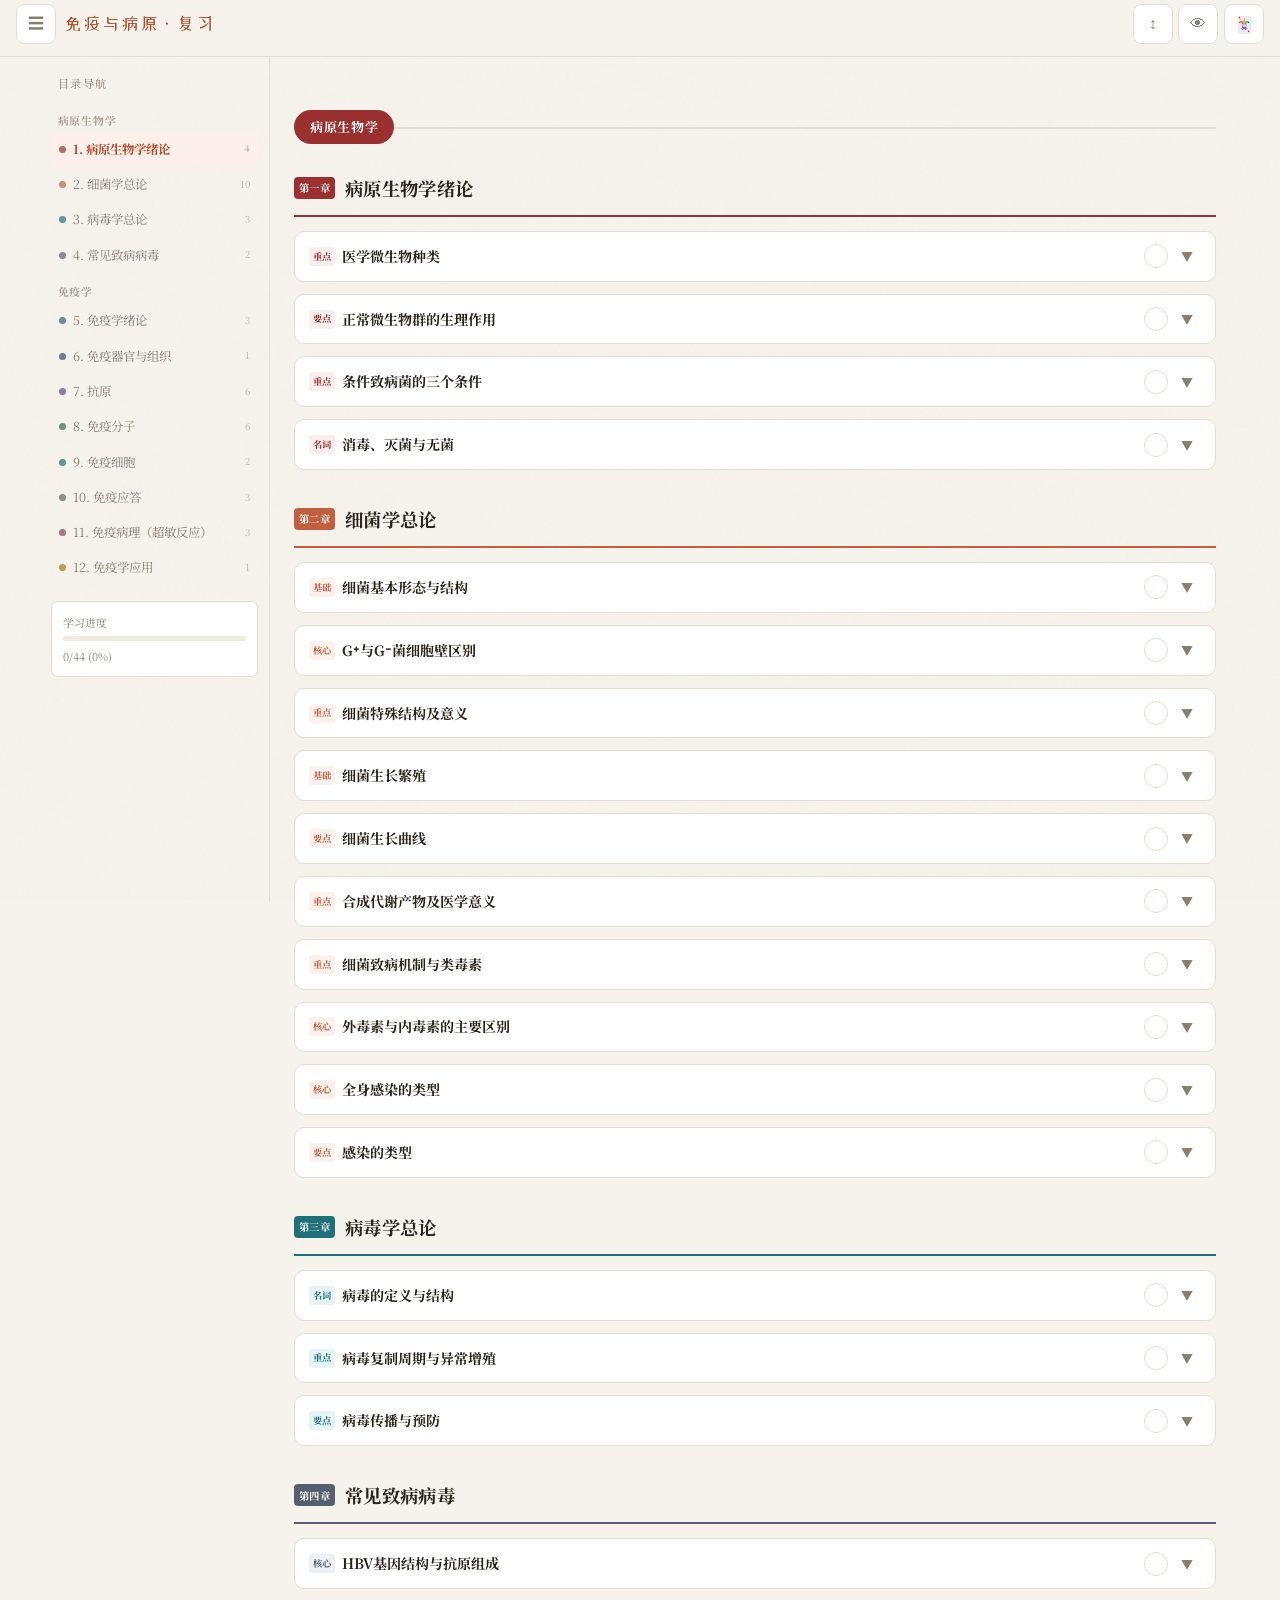
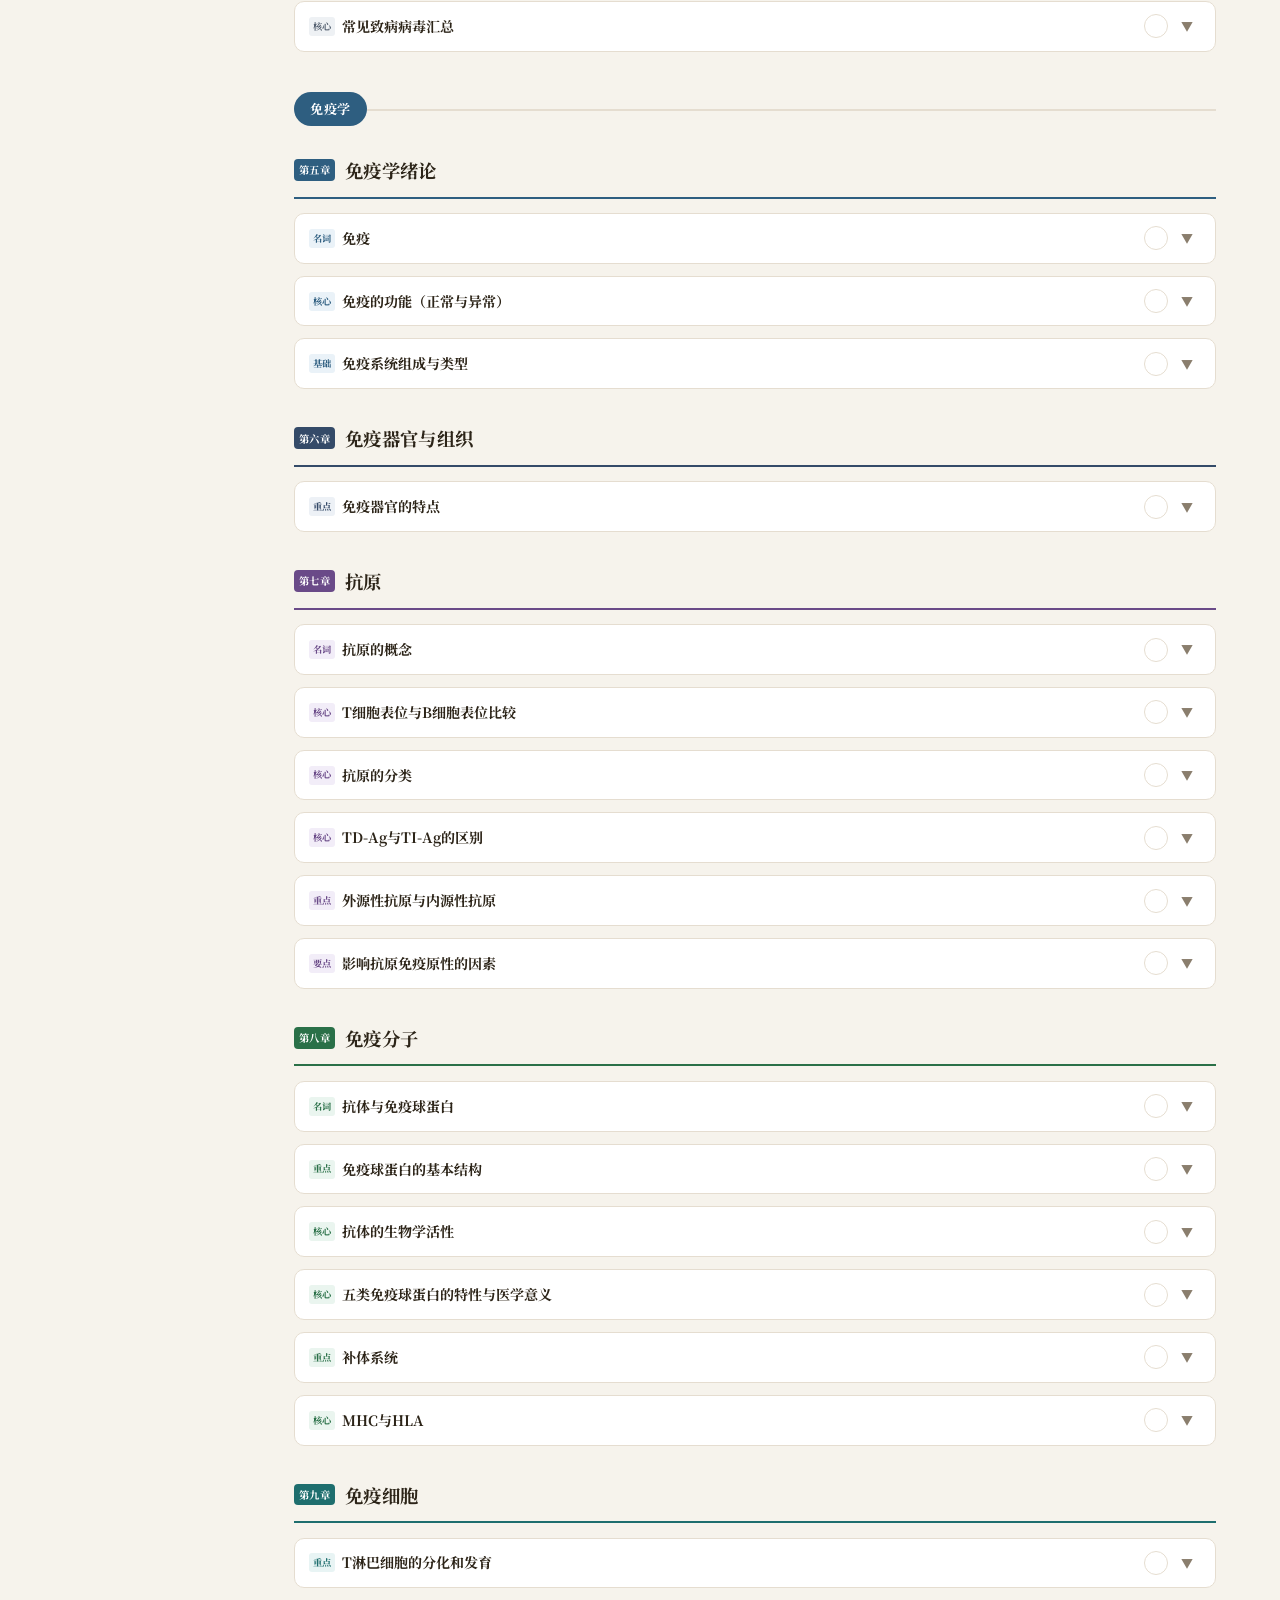
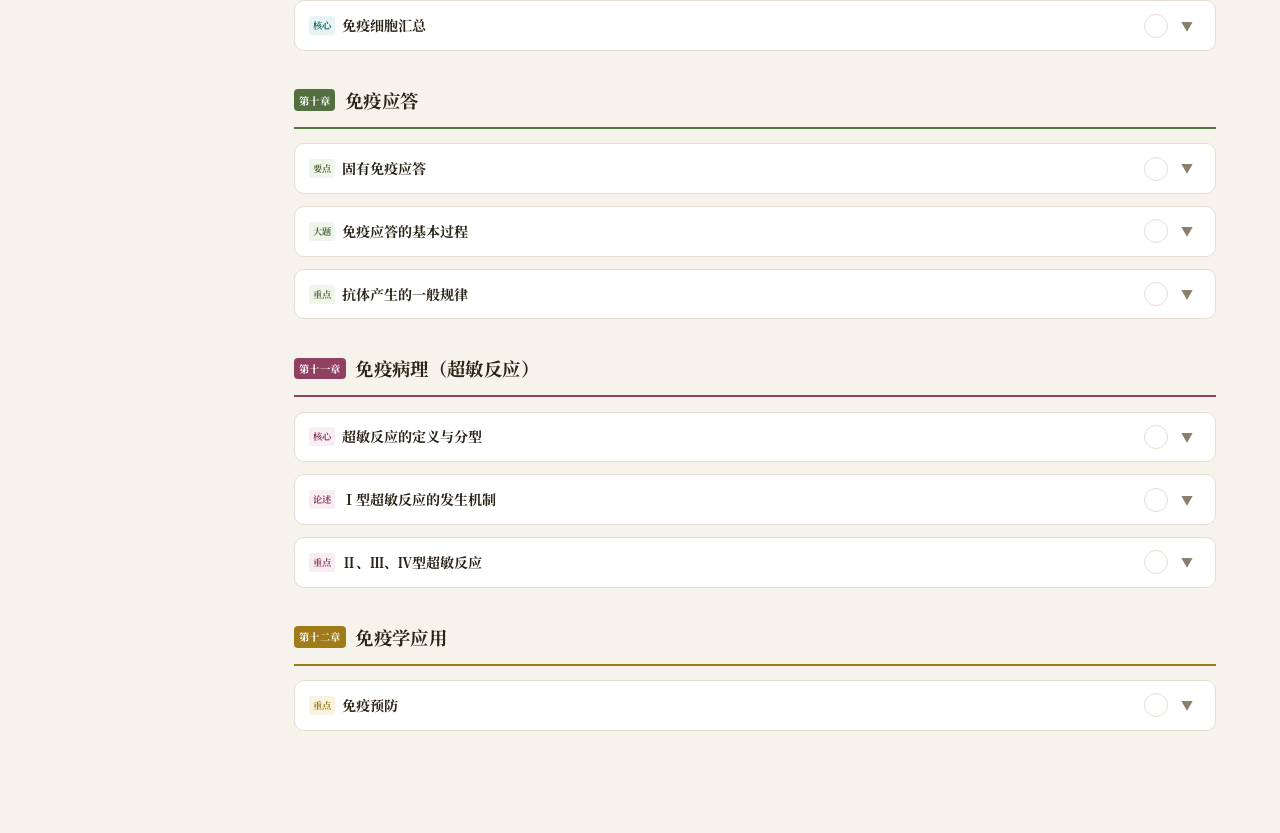
<file: mianyi.html>
<!DOCTYPE html>

<html lang="zh-CN">
<head>
<meta charset="UTF-8">
<meta name="viewport" content="width=device-width,initial-scale=1,user-scalable=no">
<meta name="apple-mobile-web-app-capable" content="yes">
<title>免疫学与病原生物学 · 复习手册</title>
<link rel="preconnect" href="https://fonts.googleapis.com">
<link href="https://fonts.googleapis.com/css2?family=Noto+Serif+SC:wght@400;700&family=ZCOOL+XiaoWei&display=swap" rel="stylesheet">
<style>
:root{
  --bg:#f6f3ec;--bg-warm:#f0ebe0;--surface:#fff;--surface-hover:#fefcf8;
  --text:#2c2418;--text-muted:#8a7e6d;--border:#e5ddd0;--shadow:rgba(55,42,18,.06);
  --accent:#b34a28;--accent-light:#fdf0ea;
  --gold:#a07b1a;--gold-light:#faf3e0;--green:#2a7048;--green-light:#eaf5ef;
  --blue:#2e5e80;--blue-light:#eaf2f8;--purple:#6a4a88;--purple-light:#f2edf8;
  --red:#9a3030;--red-light:#fbeeee;--teal:#1e6e6e;--teal-light:#e8f4f4;
  --coral:#c06040;--coral-light:#fdf1ed;--cyan:#20707a;--cyan-light:#e6f4f6;
  --rose:#904060;--rose-light:#f8edf2;--slate:#546070;--slate-light:#eef1f4;
  --navy:#344a68;--navy-light:#edf1f6;--olive:#557040;--olive-light:#f0f5eb;
  --safe-top:env(safe-area-inset-top,0px);--safe-bottom:env(safe-area-inset-bottom,0px);
}
*{margin:0;padding:0;box-sizing:border-box;-webkit-tap-highlight-color:transparent;}
html{scroll-behavior:smooth;font-size:16px;}
body{font-family:'Noto Serif SC','Songti SC',Georgia,serif;background:var(--bg);color:var(--text);line-height:1.85;min-height:100vh;-webkit-font-smoothing:antialiased;}
body::before{content:'';position:fixed;inset:0;background-image:url("data:image/svg+xml,%3Csvg viewBox='0 0 256 256' xmlns='http://www.w3.org/2000/svg'%3E%3Cfilter id='n'%3E%3CfeTurbulence type='fractalNoise' baseFrequency='0.9' numOctaves='4' stitchTiles='stitch'/%3E%3C/filter%3E%3Crect width='100%25' height='100%25' filter='url(%23n)' opacity='0.03'/%3E%3C/svg%3E");pointer-events:none;z-index:0;}
.site-header{position:sticky;top:0;z-index:100;padding-top:var(--safe-top);background:rgba(246,243,236,.94);backdrop-filter:blur(14px);-webkit-backdrop-filter:blur(14px);border-bottom:1px solid var(--border);padding-left:max(1rem,env(safe-area-inset-left));padding-right:max(1rem,env(safe-area-inset-right));padding-bottom:.5rem;}
.header-row{display:flex;align-items:center;justify-content:space-between;height:48px;gap:.6rem;}
.site-title{font-family:'ZCOOL XiaoWei','Noto Serif SC',serif;font-size:1.1rem;color:var(--accent);white-space:nowrap;letter-spacing:.06em;flex-shrink:0;}
.header-right{display:flex;align-items:center;gap:.35rem;flex-shrink:0;}
.header-search-row{margin-top:.35rem;}
.search-box{position:relative;width:100%;}
.search-box input{width:100%;padding:.5rem .6rem .5rem 2rem;border:1px solid var(--border);border-radius:8px;background:var(--surface);font-size:.9rem;font-family:inherit;color:var(--text);outline:none;}
.search-box input:focus{border-color:var(--accent);box-shadow:0 0 0 3px rgba(179,74,40,.1);}
.search-box::before{content:'🔍';position:absolute;left:.6rem;top:50%;transform:translateY(-50%);font-size:.8rem;pointer-events:none;}
.icon-btn{width:40px;height:40px;border:1px solid var(--border);border-radius:8px;background:var(--surface);font-size:1rem;cursor:pointer;display:flex;align-items:center;justify-content:center;transition:all .2s;color:var(--text-muted);flex-shrink:0;}
.icon-btn:hover,.icon-btn:active{border-color:var(--accent);color:var(--accent);background:var(--accent-light);}
.icon-btn.active{background:var(--accent);color:#fff;border-color:var(--accent);}
.mobile-toolbar{position:fixed;bottom:0;left:0;right:0;z-index:100;padding-bottom:var(--safe-bottom);background:rgba(246,243,236,.96);backdrop-filter:blur(14px);-webkit-backdrop-filter:blur(14px);border-top:1px solid var(--border);display:flex;justify-content:space-around;align-items:center;height:56px;}
.tb-btn{display:flex;flex-direction:column;align-items:center;justify-content:center;gap:2px;flex:1;height:100%;border:none;background:none;cursor:pointer;font-family:inherit;color:var(--text-muted);transition:color .2s;}
.tb-btn:active,.tb-btn.active{color:var(--accent);}
.tb-btn .tb-icon{font-size:1.15rem;line-height:1;}
.tb-btn .tb-label{font-size:.6rem;letter-spacing:.03em;}
@media(min-width:861px){.mobile-toolbar{display:none;}.header-search-row{display:none;}}
.sidebar{width:230px;flex-shrink:0;position:sticky;top:55px;height:calc(100vh - 55px);overflow-y:auto;padding:1rem .7rem 2rem;border-right:1px solid var(--border);scrollbar-width:thin;}
.sidebar-title{font-size:.7rem;text-transform:uppercase;letter-spacing:.14em;color:var(--text-muted);margin-bottom:.5rem;padding:0 .4rem;}
.nav-group-title{font-size:.68rem;font-weight:700;color:var(--text-muted);padding:.5rem .4rem .15rem;letter-spacing:.08em;opacity:.7;}
.nav-item{display:flex;align-items:center;gap:.4rem;padding:.35rem .5rem;border-radius:5px;cursor:pointer;font-size:.78rem;color:var(--text-muted);transition:all .2s;margin-bottom:1px;text-decoration:none;}
.nav-item:hover{background:var(--surface);color:var(--text);}
.nav-item.active{background:var(--accent-light);color:var(--accent);font-weight:700;}
.nav-dot{width:7px;height:7px;border-radius:50%;flex-shrink:0;opacity:.7;}
.nav-count{margin-left:auto;font-size:.6rem;color:var(--text-muted);opacity:.5;}
.sidebar-stats{margin-top:1rem;padding:.65rem;background:var(--surface);border-radius:7px;border:1px solid var(--border);}
.stats-label{font-size:.68rem;color:var(--text-muted);margin-bottom:.2rem;}
.stats-bar{height:5px;background:var(--bg-warm);border-radius:3px;overflow:hidden;margin-bottom:.3rem;}
.stats-fill{height:100%;background:var(--green);border-radius:3px;transition:width .5s ease;}
.stats-text{font-size:.68rem;color:var(--text-muted);}
@media(max-width:860px){
  .sidebar{position:fixed;top:0;left:0;z-index:200;width:280px;height:100vh;height:100dvh;transform:translateX(-100%);transition:transform .3s ease;background:var(--bg);box-shadow:4px 0 30px rgba(0,0,0,.12);padding-top:max(1rem,var(--safe-top));padding-bottom:var(--safe-bottom);}
  .sidebar.open{transform:translateX(0);}
  .sidebar-overlay{position:fixed;inset:0;background:rgba(0,0,0,.3);z-index:199;opacity:0;pointer-events:none;transition:opacity .3s;}
  .sidebar-overlay.show{opacity:1;pointer-events:auto;}
}
.layout{display:flex;max-width:1200px;margin:0 auto;position:relative;z-index:1;}
.main-content{flex:1;min-width:0;padding:1rem 1.5rem calc(70px + var(--safe-bottom));}
@media(max-width:860px){.main-content{padding:.8rem .9rem calc(62px + var(--safe-bottom));}}
@media(max-width:400px){.main-content{padding:.6rem .65rem calc(62px + var(--safe-bottom));}}
.part-divider{display:flex;align-items:center;gap:.7rem;margin:1.8rem 0 1.2rem;padding:.5rem 0;position:relative;}
.part-divider::before{content:'';position:absolute;left:0;right:0;top:50%;border-top:2px solid var(--border);}
.part-badge{position:relative;z-index:1;padding:.3rem 1rem;border-radius:18px;font-size:.82rem;font-weight:700;letter-spacing:.05em;color:#fff;white-space:nowrap;}
.chapter{margin-bottom:2rem;animation:fadeUp .5s ease both;scroll-margin-top:60px;}
.chapter-header{display:flex;align-items:center;gap:.6rem;margin-bottom:.9rem;padding-bottom:.6rem;border-bottom:2px solid;}
.chapter-num{font-size:.65rem;font-weight:700;padding:.12em .5em;border-radius:4px;color:#fff;letter-spacing:.03em;white-space:nowrap;}
.chapter-title{font-size:1.15rem;font-weight:700;letter-spacing:.02em;}
@media(max-width:400px){.chapter-title{font-size:1.02rem;}}
.card{background:var(--surface);border:1px solid var(--border);border-radius:10px;margin-bottom:.75rem;overflow:hidden;transition:box-shadow .3s,border-color .3s;position:relative;}
.card:hover{box-shadow:0 3px 16px var(--shadow);border-color:#d5cdbf;}
.card-head{display:flex;align-items:center;justify-content:space-between;padding:.65rem .9rem;cursor:pointer;user-select:none;transition:background .2s;min-height:48px;}
.card-head:active{background:var(--surface-hover);}
.card-head-left{display:flex;align-items:center;gap:.45rem;flex:1;min-width:0;}
.card-tag{font-size:.58rem;padding:.1em .4em;border-radius:3px;font-weight:700;white-space:nowrap;letter-spacing:.02em;flex-shrink:0;}
.card-label{font-size:.88rem;font-weight:700;line-height:1.35;overflow:hidden;text-overflow:ellipsis;}
.card-expand{width:28px;height:28px;display:flex;align-items:center;justify-content:center;border-radius:50%;transition:all .3s;flex-shrink:0;color:var(--text-muted);font-size:.75rem;}
.card.open .card-expand{transform:rotate(180deg);}
.card-body{max-height:0;overflow:hidden;transition:max-height .45s ease,padding .3s ease;}
.card.open .card-body{max-height:8000px;padding:0 .9rem .85rem;}
.card-content{border-top:1px dashed var(--border);padding-top:.65rem;}
.def-term{font-weight:700;color:var(--accent);}
.keyword{background:linear-gradient(to bottom,transparent 56%,rgba(179,74,40,.14) 56%);font-weight:700;padding:0 2px;}
.principle{color:var(--accent);font-weight:700;}
.list-styled{list-style:none;padding:0;}
.list-styled li{position:relative;padding-left:1.25em;margin-bottom:.28rem;}
.list-styled li::before{content:'';position:absolute;left:0;top:.6em;width:5px;height:5px;border-radius:50%;background:var(--accent);opacity:.45;}
.sub-list{list-style:none;padding-left:.4rem;margin-top:.12rem;}
.sub-list li{padding-left:1.1em;font-size:.88rem;color:#5a4a38;}
.sub-list li::before{width:4px;height:4px;opacity:.3;}
.table-wrap{overflow-x:auto;margin:.45rem 0;border-radius:7px;border:1px solid var(--border);-webkit-overflow-scrolling:touch;}
.styled-table{width:100%;border-collapse:collapse;font-size:.82rem;}
.styled-table th{background:var(--bg-warm);font-weight:700;padding:.45rem .6rem;text-align:left;border-bottom:2px solid var(--border);white-space:nowrap;}
.styled-table td{padding:.4rem .6rem;border-bottom:1px solid var(--border);vertical-align:top;}
.styled-table tr:last-child td{border-bottom:none;}
.styled-table tr:hover td{background:var(--surface-hover);}
.mnemonic{background:var(--gold-light);border:1px dashed var(--gold);border-radius:7px;padding:.45rem .8rem;margin:.45rem 0;font-size:.82rem;}
.mnemonic::before{content:'💡 口诀';display:block;font-size:.66rem;font-weight:700;color:var(--gold);margin-bottom:.12rem;letter-spacing:.03em;}
.flow-box{display:flex;flex-wrap:wrap;gap:.5rem;margin:.5rem 0;align-items:center;}
.flow-step{background:var(--surface);border:1.5px solid var(--border);border-radius:8px;padding:.35rem .7rem;font-size:.8rem;font-weight:700;position:relative;}
.flow-step.highlight{border-color:var(--accent);background:var(--accent-light);color:var(--accent);}
.flow-arrow{color:var(--text-muted);font-size:.85rem;font-weight:700;}
.flow-note{font-size:.75rem;color:var(--text-muted);margin-top:.2rem;font-weight:400;line-height:1.4;}
.master-btn{width:24px;height:24px;border:1.5px solid var(--border);border-radius:50%;background:transparent;cursor:pointer;display:flex;align-items:center;justify-content:center;font-size:.65rem;color:transparent;transition:all .2s;flex-shrink:0;}
.master-btn:hover{border-color:var(--green);color:var(--green);}
.master-btn.done{background:var(--green);border-color:var(--green);color:#fff;}
.hide-answer .card-body{display:none!important;}
.hide-answer .card-expand{display:none;}
.reveal-btn{display:none;margin:.45rem 0;padding:.35rem .85rem;border:1px dashed var(--accent);border-radius:6px;background:transparent;color:var(--accent);font-family:inherit;font-size:.82rem;cursor:pointer;}
.hide-answer .reveal-btn{display:inline-block;}
.flashcard-section{display:none;padding:1rem 0;}
.main-content.flashcard-mode .chapter,.main-content.flashcard-mode .part-divider{display:none;}
.main-content.flashcard-mode .flashcard-section{display:block;}
.flashcard{max-width:100%;margin:0 auto;perspective:1000px;cursor:pointer;height:min(340px,55vh);}
.flashcard-inner{position:relative;width:100%;height:100%;transition:transform .55s cubic-bezier(.4,0,.2,1);transform-style:preserve-3d;}
.flashcard.flipped .flashcard-inner{transform:rotateY(180deg);}
.flashcard-front,.flashcard-back{position:absolute;inset:0;backface-visibility:hidden;-webkit-backface-visibility:hidden;border-radius:14px;display:flex;flex-direction:column;align-items:center;justify-content:center;padding:1.5rem;text-align:center;box-shadow:0 6px 30px var(--shadow);overflow-y:auto;}
.flashcard-front{background:linear-gradient(135deg,#fff,var(--bg-warm));border:1px solid var(--border);}
.flashcard-back{background:linear-gradient(135deg,var(--accent-light),#fff);border:1px solid rgba(179,74,40,.2);transform:rotateY(180deg);font-size:.88rem;line-height:1.75;}
.flashcard-q{font-size:1.08rem;font-weight:700;color:var(--text);}
.flashcard-hint{font-size:.75rem;color:var(--text-muted);margin-top:.6rem;}
.flashcard-nav{display:flex;justify-content:center;gap:.6rem;margin-top:1rem;}
.flashcard-nav button{padding:.45rem 1rem;border:1px solid var(--border);border-radius:8px;background:var(--surface);font-family:inherit;font-size:.85rem;cursor:pointer;color:var(--text);min-height:44px;}
.flashcard-nav button:active{background:var(--accent-light);border-color:var(--accent);}
.flashcard-counter{text-align:center;font-size:.78rem;color:var(--text-muted);margin-bottom:.6rem;}
.swipe-hint{text-align:center;font-size:.7rem;color:var(--text-muted);opacity:.6;margin-top:.6rem;}
@keyframes fadeUp{from{opacity:0;transform:translateY(12px);}to{opacity:1;transform:translateY(0);}}
mark{background:rgba(184,134,11,.18);color:inherit;padding:0 2px;border-radius:2px;}
.card.search-hidden{display:none;}
.shortcut-hint{position:fixed;bottom:1.2rem;right:1.2rem;background:var(--surface);border:1px solid var(--border);border-radius:9px;padding:.65rem .85rem;font-size:.7rem;color:var(--text-muted);box-shadow:0 3px 16px var(--shadow);z-index:50;line-height:2;opacity:0;transform:translateY(8px);transition:opacity .3s,transform .3s;pointer-events:none;}
.shortcut-hint.show{opacity:1;transform:translateY(0);pointer-events:auto;}
.kbd{display:inline-block;font-size:.58rem;padding:.05em .28em;border:1px solid var(--border);border-radius:3px;background:var(--bg-warm);color:var(--text-muted);font-family:monospace;margin-right:.2em;vertical-align:middle;}
@media(max-width:860px){.shortcut-hint{display:none;}}
::-webkit-scrollbar{width:5px;}::-webkit-scrollbar-track{background:transparent;}::-webkit-scrollbar-thumb{background:var(--border);border-radius:3px;}
@media print{.site-header,.sidebar,.master-btn,.reveal-btn,.card-expand,.flashcard-section,.mobile-toolbar,.sidebar-overlay{display:none!important;}.card-body{max-height:none!important;padding:.4rem .8rem!important;}.card{break-inside:avoid;border:1px solid #ccc;}body{background:#fff;}body::before{display:none;}}
</style>
</head>
<body>
<header class="site-header">
  <div class="header-row">
    <div style="display:flex;align-items:center;gap:.5rem;">
      <button class="icon-btn" onclick="toggleSidebar()">☰</button>
      <div class="site-title">免疫与病原 · 复习</div>
    </div>
    <div class="header-right">
      <button class="icon-btn" id="btnExpandAll" onclick="toggleAll()">↕</button>
      <button class="icon-btn" id="btnHideAnswer" onclick="toggleHideAnswer()">👁</button>
      <button class="icon-btn" id="btnFlashcard" onclick="toggleFlashcard()">🃏</button>
    </div>
  </div>
  <div class="header-search-row"><div class="search-box"><input type="text" id="searchInput" placeholder="搜索知识点…" autocomplete="off"></div></div>
</header>
<div class="layout">
<aside class="sidebar" id="sidebar">
  <div class="sidebar-title">目录导航</div>
  <nav id="nav"></nav>
  <div class="sidebar-stats">
    <div class="stats-label">学习进度</div>
    <div class="stats-bar"><div class="stats-fill" id="statsFill" style="width:0%"></div></div>
    <div class="stats-text" id="statsText">0/0 (0%)</div>
  </div>
</aside>
<main class="main-content" id="mainContent">
  <div class="flashcard-section" id="flashcardArea">
    <div class="flashcard-counter" id="flashcardCounter"></div>
    <div class="flashcard" id="flashcard"><div class="flashcard-inner">
      <div class="flashcard-front" onclick="fcFlip()"><div class="flashcard-q" id="fcFront"></div><div class="flashcard-hint">点击翻转 / 左右滑动切换</div></div>
      <div class="flashcard-back" id="fcBack" onclick="fcFlip()"></div>
    </div></div>
    <div class="flashcard-nav"><button onclick="fcPrev()">← 上一题</button><button onclick="fcFlip()">翻转</button><button onclick="fcNext()">下一题 →</button></div>
    <div class="swipe-hint">💡 左右滑动卡片切换</div>
  </div>

<!-- ═══════════════ PART A: 病原生物学 ═══════════════ -->

<div class="part-divider"><span class="part-badge" style="background:var(--red);">病原生物学</span></div>

<!-- CH1 -->

<section class="chapter" id="ch1"><div class="chapter-header" style="border-color:var(--red);"><span class="chapter-num" style="background:var(--red);">第一章</span><span class="chapter-title">病原生物学绪论</span></div>

<div class="card" data-qa="医学微生物三类|①非细胞型：病毒。②原核细胞型：细菌、放线菌、支原体、衣原体、螺旋体、立克次体。③真核细胞型：真菌。"><div class="card-head" onclick="toggleCard(this)"><div class="card-head-left"><span class="card-tag" style="background:var(--red-light);color:var(--red);">重点</span><span class="card-label">医学微生物种类</span></div><div style="display:flex;align-items:center;gap:.3rem;"><button class="master-btn" onclick="event.stopPropagation();toggleMaster(this)">✓</button><span class="card-expand">▼</span></div></div><button class="reveal-btn" onclick="event.stopPropagation();this.previousElementSibling.click();this.remove();">显示答案</button><div class="card-body"><div class="card-content"><div class="table-wrap"><table class="styled-table"><tr><th>类型</th><th>代表</th></tr><tr><td><span class="keyword">非细胞型</span></td><td><span class="principle">病毒</span></td></tr><tr><td><span class="keyword">原核细胞型</span></td><td>细菌、放线菌、支原体、衣原体、螺旋体、立克次体</td></tr><tr><td><span class="keyword">真核细胞型</span></td><td><span class="keyword">真菌</span></td></tr></table></div><div class="mnemonic">非病毒，原六菌，真真菌</div></div></div></div>

<div class="card" data-qa="正常微生物群作用|①生物拮抗 ②营养作用 ③免疫作用 ④抗衰老 ⑤抗肿瘤"><div class="card-head" onclick="toggleCard(this)"><div class="card-head-left"><span class="card-tag" style="background:var(--red-light);color:var(--red);">要点</span><span class="card-label">正常微生物群的生理作用</span></div><div style="display:flex;align-items:center;gap:.3rem;"><button class="master-btn" onclick="event.stopPropagation();toggleMaster(this)">✓</button><span class="card-expand">▼</span></div></div><button class="reveal-btn" onclick="event.stopPropagation();this.previousElementSibling.click();this.remove();">显示答案</button><div class="card-body"><div class="card-content"><ul class="list-styled"><li>①<span class="keyword">生物拮抗</span></li><li>②<span class="keyword">营养作用</span></li><li>③<span class="keyword">免疫作用</span></li><li>④<span class="keyword">抗衰老作用</span></li><li>⑤<span class="keyword">抗肿瘤作用</span></li></ul><div class="mnemonic">生营免衰瘤</div></div></div></div>

<div class="card" data-qa="条件致病菌三条件|①菌群失调 ②免疫力下降 ③寄居部位改变"><div class="card-head" onclick="toggleCard(this)"><div class="card-head-left"><span class="card-tag" style="background:var(--red-light);color:var(--red);">重点</span><span class="card-label">条件致病菌的三个条件</span></div><div style="display:flex;align-items:center;gap:.3rem;"><button class="master-btn" onclick="event.stopPropagation();toggleMaster(this)">✓</button><span class="card-expand">▼</span></div></div><button class="reveal-btn" onclick="event.stopPropagation();this.previousElementSibling.click();this.remove();">显示答案</button><div class="card-body"><div class="card-content"><ul class="list-styled"><li>①<span class="keyword">菌群失调</span></li><li>②<span class="keyword">免疫力下降</span></li><li>③<span class="keyword">寄居部位改变</span></li></ul><div class="mnemonic">菌免寄</div></div></div></div>

<div class="card" data-qa="消毒灭菌无菌|消毒：杀灭病原不一定杀灭芽胞。灭菌：杀灭所有含芽胞。无菌：无活病原。高压蒸汽灭菌103.4kPa/121.3℃/15-20min。紫外线破坏DNA，265-266nm最强。"><div class="card-head" onclick="toggleCard(this)"><div class="card-head-left"><span class="card-tag" style="background:var(--red-light);color:var(--red);">名词</span><span class="card-label">消毒、灭菌与无菌</span></div><div style="display:flex;align-items:center;gap:.3rem;"><button class="master-btn" onclick="event.stopPropagation();toggleMaster(this)">✓</button><span class="card-expand">▼</span></div></div><button class="reveal-btn" onclick="event.stopPropagation();this.previousElementSibling.click();this.remove();">显示答案</button><div class="card-body"><div class="card-content"><ul class="list-styled"><li><span class="keyword">消毒</span>：杀灭病原，<span class="principle">不一定杀灭芽胞</span></li><li><span class="keyword">灭菌</span>：杀灭<span class="principle">含芽胞</span>所有微生物</li><li><span class="keyword">无菌</span>：无任何活病原生物</li></ul><div style="margin-top:.4rem;"><span class="def-term">高压蒸汽灭菌</span>：<span class="principle">103.4kPa / 121.3℃ / 15~20min</span><br><span class="def-term">紫外线</span>：<span class="keyword">破坏DNA</span>，<span class="principle">265~266nm</span>最强</div></div></div></div>
</section>

<!-- CH2 -->

<section class="chapter" id="ch2"><div class="chapter-header" style="border-color:var(--coral);"><span class="chapter-num" style="background:var(--coral);">第二章</span><span class="chapter-title">细菌学总论</span></div>

<div class="card" data-qa="细菌基本形态结构|微米为单位。球菌、杆菌、螺形菌。基本结构外→内：细胞壁、细胞膜、细胞质、核质。"><div class="card-head" onclick="toggleCard(this)"><div class="card-head-left"><span class="card-tag" style="background:var(--coral-light);color:var(--coral);">基础</span><span class="card-label">细菌基本形态与结构</span></div><div style="display:flex;align-items:center;gap:.3rem;"><button class="master-btn" onclick="event.stopPropagation();toggleMaster(this)">✓</button><span class="card-expand">▼</span></div></div><button class="reveal-btn" onclick="event.stopPropagation();this.previousElementSibling.click();this.remove();">显示答案</button><div class="card-body"><div class="card-content">单位：<span class="principle">微米（μm）</span>。三形态：<span class="keyword">球菌、杆菌、螺形菌</span>。<br>基本结构（外→内）：<span class="keyword">细胞壁→细胞膜→细胞质→核质</span></div></div></div>

<div class="card" data-qa="G+与G-菌细胞壁区别|均含肽聚糖。G+：骨架+四肽+五肽交联桥，三维，特有磷壁酸。G-：骨架+四肽无交联桥，二维，特有外膜。青霉素→交联位置，溶菌酶→β-1,4糖苷键。"><div class="card-head" onclick="toggleCard(this)"><div class="card-head-left"><span class="card-tag" style="background:var(--coral-light);color:var(--coral);">核心</span><span class="card-label">G⁺与G⁻菌细胞壁区别</span></div><div style="display:flex;align-items:center;gap:.3rem;"><button class="master-btn" onclick="event.stopPropagation();toggleMaster(this)">✓</button><span class="card-expand">▼</span></div></div><button class="reveal-btn" onclick="event.stopPropagation();this.previousElementSibling.click();this.remove();">显示答案</button><div class="card-body"><div class="card-content">均含<span class="keyword">肽聚糖</span>。<div class="table-wrap"><table class="styled-table"><tr><th>比较</th><th>G⁺</th><th>G⁻</th></tr><tr><td>组成</td><td><span class="keyword">骨架+四肽+五肽交联桥</span></td><td><span class="keyword">骨架+四肽</span>（无交联桥）</td></tr><tr><td>结构</td><td><span class="principle">三维空间</span></td><td><span class="principle">二维平面</span></td></tr><tr><td>特有</td><td><span class="keyword">磷壁酸</span></td><td><span class="keyword">外膜</span></td></tr></table></div><div class="mnemonic">阳三阴二，阳磷阴膜</div><div style="margin-top:.4rem;"><span class="def-term">青霉素</span>→交联桥<span class="keyword">交联位置</span><br><span class="def-term">溶菌酶</span>→<span class="keyword">β-1,4糖苷键</span></div></div></div></div>

<div class="card" data-qa="细菌特殊结构|荚膜：增强致病性。鞭毛：运动器官，免疫原性。菌毛：普通黏附，性菌毛传递遗传物质。芽孢：抵抗力强，鉴别。"><div class="card-head" onclick="toggleCard(this)"><div class="card-head-left"><span class="card-tag" style="background:var(--coral-light);color:var(--coral);">重点</span><span class="card-label">细菌特殊结构及意义</span></div><div style="display:flex;align-items:center;gap:.3rem;"><button class="master-btn" onclick="event.stopPropagation();toggleMaster(this)">✓</button><span class="card-expand">▼</span></div></div><button class="reveal-btn" onclick="event.stopPropagation();this.previousElementSibling.click();this.remove();">显示答案</button><div class="card-body"><div class="card-content"><div class="table-wrap"><table class="styled-table"><tr><th>结构</th><th>意义</th></tr><tr><td><span class="keyword">荚膜</span></td><td>增强<span class="principle">致病性</span></td></tr><tr><td><span class="keyword">鞭毛</span></td><td><span class="principle">运动器官</span>；免疫原性</td></tr><tr><td><span class="keyword">菌毛</span></td><td>普通→<span class="keyword">黏附</span>；性菌毛→<span class="keyword">传递遗传物质</span></td></tr><tr><td><span class="keyword">芽孢</span></td><td><span class="principle">抵抗力强</span>；鉴别细菌</td></tr></table></div><div class="mnemonic">荚致鞭动菌黏芽鉴</div></div></div></div>

<div class="card" data-qa="细菌生长繁殖|条件：营养温度酸碱度气体渗透压。兼性厌氧菌（大多数病原菌）。二分裂。大多数20-30min，结核杆菌18-20h。"><div class="card-head" onclick="toggleCard(this)"><div class="card-head-left"><span class="card-tag" style="background:var(--coral-light);color:var(--coral);">基础</span><span class="card-label">细菌生长繁殖</span></div><div style="display:flex;align-items:center;gap:.3rem;"><button class="master-btn" onclick="event.stopPropagation();toggleMaster(this)">✓</button><span class="card-expand">▼</span></div></div><button class="reveal-btn" onclick="event.stopPropagation();this.previousElementSibling.click();this.remove();">显示答案</button><div class="card-body"><div class="card-content">条件：<span class="keyword">营养、温度、酸碱度、气体、渗透压</span><br><span class="principle">兼性厌氧菌</span>（大多数病原菌）。<span class="keyword">二分裂</span>。大多数<span class="principle">20~30min</span>，<span class="keyword">结核杆菌</span><span class="principle">18~20h</span>。</div></div></div>

<div class="card" data-qa="生长曲线四期|①迟缓期 ②对数生长期：形态最典型 ③稳定期：代谢产物开始产生 ④衰亡期"><div class="card-head" onclick="toggleCard(this)"><div class="card-head-left"><span class="card-tag" style="background:var(--coral-light);color:var(--coral);">要点</span><span class="card-label">细菌生长曲线</span></div><div style="display:flex;align-items:center;gap:.3rem;"><button class="master-btn" onclick="event.stopPropagation();toggleMaster(this)">✓</button><span class="card-expand">▼</span></div></div><button class="reveal-btn" onclick="event.stopPropagation();this.previousElementSibling.click();this.remove();">显示答案</button><div class="card-body"><div class="card-content"><ul class="list-styled"><li>①<span class="keyword">迟缓期</span></li><li>②<span class="keyword">对数生长期</span>：形态染色性<span class="principle">最典型</span></li><li>③<span class="keyword">稳定期</span>：<span class="principle">代谢产物开始产生</span></li><li>④<span class="keyword">衰亡期</span></li></ul><div class="mnemonic">迟对稳衰；对数典型，稳产代谢</div></div></div></div>

<div class="card" data-qa="代谢产物|致病：热原质毒素侵袭性酶。治疗：抗生素维生素。鉴别：色素细菌素。"><div class="card-head" onclick="toggleCard(this)"><div class="card-head-left"><span class="card-tag" style="background:var(--coral-light);color:var(--coral);">重点</span><span class="card-label">合成代谢产物及医学意义</span></div><div style="display:flex;align-items:center;gap:.3rem;"><button class="master-btn" onclick="event.stopPropagation();toggleMaster(this)">✓</button><span class="card-expand">▼</span></div></div><button class="reveal-btn" onclick="event.stopPropagation();this.previousElementSibling.click();this.remove();">显示答案</button><div class="card-body"><div class="card-content"><div class="table-wrap"><table class="styled-table"><tr><th>类别</th><th>产物</th></tr><tr><td><span class="principle">致病</span></td><td><span class="keyword">热原质、毒素、侵袭性酶</span></td></tr><tr><td><span class="principle">治疗</span></td><td><span class="keyword">抗生素、维生素</span></td></tr><tr><td><span class="principle">鉴别</span></td><td><span class="keyword">色素、细菌素</span></td></tr></table></div></div></div></div>

<div class="card" data-qa="致病机制与类毒素|侵袭力和毒素。类毒素：外毒素经0.3%-0.4%甲醛脱毒，无毒有免疫原性。"><div class="card-head" onclick="toggleCard(this)"><div class="card-head-left"><span class="card-tag" style="background:var(--coral-light);color:var(--coral);">重点</span><span class="card-label">细菌致病机制与类毒素</span></div><div style="display:flex;align-items:center;gap:.3rem;"><button class="master-btn" onclick="event.stopPropagation();toggleMaster(this)">✓</button><span class="card-expand">▼</span></div></div><button class="reveal-btn" onclick="event.stopPropagation();this.previousElementSibling.click();this.remove();">显示答案</button><div class="card-body"><div class="card-content">致病：<span class="keyword">侵袭力</span>和<span class="keyword">毒素</span>。<br><span class="def-term">类毒素</span>：外毒素经<span class="principle">0.3%~0.4%甲醛</span>脱毒→无毒但有<span class="keyword">免疫原性</span>。</div></div></div>

<div class="card" data-qa="外毒素与内毒素区别|外毒素：G+分泌，蛋白质，不耐热，抗原性强可制类毒素，特异组织毒性。内毒素：G-菌壁，脂多糖LPS，耐热，抗原性弱，全身反应发热。"><div class="card-head" onclick="toggleCard(this)"><div class="card-head-left"><span class="card-tag" style="background:var(--coral-light);color:var(--coral);">核心</span><span class="card-label">外毒素与内毒素的主要区别</span></div><div style="display:flex;align-items:center;gap:.3rem;"><button class="master-btn" onclick="event.stopPropagation();toggleMaster(this)">✓</button><span class="card-expand">▼</span></div></div><button class="reveal-btn" onclick="event.stopPropagation();this.previousElementSibling.click();this.remove();">显示答案</button><div class="card-body"><div class="card-content"><div class="table-wrap"><table class="styled-table"><tr><th>比较</th><th>外毒素</th><th>内毒素</th></tr><tr><td>来源</td><td><span class="keyword">G⁺菌</span>及部分G⁻<span class="keyword">分泌</span></td><td><span class="keyword">G⁻菌壁</span></td></tr><tr><td>化学本质</td><td><span class="keyword">蛋白质</span></td><td><span class="keyword">脂多糖LPS</span></td></tr><tr><td>稳定性</td><td><span class="principle">不耐热</span></td><td><span class="principle">耐热</span></td></tr><tr><td>抗原性</td><td><span class="principle">强</span>，可制类毒素</td><td><span class="principle">弱</span></td></tr><tr><td>毒性</td><td><span class="keyword">特异组织/器官</span></td><td><span class="keyword">全身反应</span>（发热等）</td></tr></table></div><div class="mnemonic">外蛋不热强特异，内脂耐热弱全身</div></div></div></div>

<div class="card" data-qa="全身感染五型|毒血症：局部不入血（破伤风）。内毒素血症。菌血症：一时性入血未繁殖（伤寒早期）。败血症：入血大量繁殖。脓毒血症：化脓性菌入血繁殖（金葡菌）。"><div class="card-head" onclick="toggleCard(this)"><div class="card-head-left"><span class="card-tag" style="background:var(--coral-light);color:var(--coral);">核心</span><span class="card-label">全身感染的类型</span></div><div style="display:flex;align-items:center;gap:.3rem;"><button class="master-btn" onclick="event.stopPropagation();toggleMaster(this)">✓</button><span class="card-expand">▼</span></div></div><button class="reveal-btn" onclick="event.stopPropagation();this.previousElementSibling.click();this.remove();">显示答案</button><div class="card-body"><div class="card-content"><div class="table-wrap"><table class="styled-table"><tr><th>类型</th><th>特征</th><th>举例</th></tr><tr><td><span class="keyword">毒血症</span></td><td><span class="principle">不入血</span></td><td>破伤风</td></tr><tr><td><span class="keyword">内毒素血症</span></td><td>内毒素入血</td><td>—</td></tr><tr><td><span class="keyword">菌血症</span></td><td><span class="principle">一时性入血未繁殖</span></td><td>伤寒早期</td></tr><tr><td><span class="keyword">败血症</span></td><td><span class="principle">入血大量繁殖</span></td><td>高热瘀斑</td></tr><tr><td><span class="keyword">脓毒血症</span></td><td><span class="principle">化脓性菌</span>入血</td><td>金葡菌</td></tr></table></div><div class="mnemonic">菌一败大，脓化菌</div></div></div></div>

<div class="card" data-qa="感染类型|隐性感染、显性感染（急性慢性局部全身）、带菌状态。"><div class="card-head" onclick="toggleCard(this)"><div class="card-head-left"><span class="card-tag" style="background:var(--coral-light);color:var(--coral);">要点</span><span class="card-label">感染的类型</span></div><div style="display:flex;align-items:center;gap:.3rem;"><button class="master-btn" onclick="event.stopPropagation();toggleMaster(this)">✓</button><span class="card-expand">▼</span></div></div><button class="reveal-btn" onclick="event.stopPropagation();this.previousElementSibling.click();this.remove();">显示答案</button><div class="card-body"><div class="card-content"><ul class="list-styled"><li>①<span class="keyword">隐性感染</span></li><li>②<span class="keyword">显性感染</span>：急性/慢性；局部/全身</li><li>③<span class="keyword">带菌状态</span></li></ul></div></div></div>
</section>

<!-- CH3 -->

<section class="chapter" id="ch3"><div class="chapter-header" style="border-color:var(--cyan);"><span class="chapter-num" style="background:var(--cyan);">第三章</span><span class="chapter-title">病毒学总论</span></div>

<div class="card" data-qa="病毒定义与结构|非细胞型，只含一种核酸，严格细胞内寄生，复制增殖。单位nm。基本：核心+衣壳=核衣壳。特殊：包膜和刺突。"><div class="card-head" onclick="toggleCard(this)"><div class="card-head-left"><span class="card-tag" style="background:var(--cyan-light);color:var(--cyan);">名词</span><span class="card-label">病毒的定义与结构</span></div><div style="display:flex;align-items:center;gap:.3rem;"><button class="master-btn" onclick="event.stopPropagation();toggleMaster(this)">✓</button><span class="card-expand">▼</span></div></div><button class="reveal-btn" onclick="event.stopPropagation();this.previousElementSibling.click();this.remove();">显示答案</button><div class="card-body"><div class="card-content"><span class="def-term">病毒</span>：<span class="keyword">非细胞型</span>，只含一种核酸、严格细胞内寄生、以<span class="keyword">复制</span>增殖。单位<span class="principle">nm</span>。<br>基本：<span class="keyword">核心+衣壳</span>=<span class="principle">核衣壳</span>。特殊：<span class="keyword">包膜</span>和<span class="keyword">刺突</span>。</div></div></div>

<div class="card" data-qa="病毒复制与异常增殖|复制：吸附→穿入→脱壳→生物合成→组装释放。缺陷病毒如丁型肝炎。顿挫感染。干扰现象。"><div class="card-head" onclick="toggleCard(this)"><div class="card-head-left"><span class="card-tag" style="background:var(--cyan-light);color:var(--cyan);">重点</span><span class="card-label">病毒复制周期与异常增殖</span></div><div style="display:flex;align-items:center;gap:.3rem;"><button class="master-btn" onclick="event.stopPropagation();toggleMaster(this)">✓</button><span class="card-expand">▼</span></div></div><button class="reveal-btn" onclick="event.stopPropagation();this.previousElementSibling.click();this.remove();">显示答案</button><div class="card-body"><div class="card-content"><div class="flow-box"><div class="flow-step">吸附</div><span class="flow-arrow">→</span><div class="flow-step">穿入</div><span class="flow-arrow">→</span><div class="flow-step">脱壳</div><span class="flow-arrow">→</span><div class="flow-step highlight">生物合成</div><span class="flow-arrow">→</span><div class="flow-step">组装与释放</div></div><div class="mnemonic">吸穿脱生组</div><div class="table-wrap" style="margin-top:.5rem;"><table class="styled-table"><tr><th>类型</th><th>说明</th><th>举例</th></tr><tr><td><span class="keyword">缺陷病毒</span></td><td>基因组不完整</td><td><span class="principle">丁型肝炎病毒</span></td></tr><tr><td><span class="keyword">顿挫感染</span></td><td>宿主缺乏复制条件</td><td>—</td></tr><tr><td><span class="keyword">干扰现象</span></td><td>一种抑制另一种</td><td>—</td></tr></table></div></div></div></div>

<div class="card" data-qa="病毒传播与预防|垂直（胎盘产道哺乳）和水平传播。人工主动免疫（减毒活疫苗最好）、人工被动免疫。"><div class="card-head" onclick="toggleCard(this)"><div class="card-head-left"><span class="card-tag" style="background:var(--cyan-light);color:var(--cyan);">要点</span><span class="card-label">病毒传播与预防</span></div><div style="display:flex;align-items:center;gap:.3rem;"><button class="master-btn" onclick="event.stopPropagation();toggleMaster(this)">✓</button><span class="card-expand">▼</span></div></div><button class="reveal-btn" onclick="event.stopPropagation();this.previousElementSibling.click();this.remove();">显示答案</button><div class="card-body"><div class="card-content">传播：<span class="keyword">垂直</span>（胎盘/产道/哺乳）和<span class="keyword">水平</span>。<br>预防：<span class="keyword">人工主动免疫</span>（<span class="principle">减毒活疫苗</span>最好）、<span class="keyword">人工被动免疫</span>。</div></div></div>
</section>

<!-- CH4 -->

<section class="chapter" id="ch4"><div class="chapter-header" style="border-color:var(--slate);"><span class="chapter-num" style="background:var(--slate);">第四章</span><span class="chapter-title">常见致病病毒</span></div>

<div class="card" data-qa="HBV基因与抗原|环状双链DNA。HBsAg感染标志→抗HBs保护性抗体。HBeAg复制活跃→抗HBe预后良好。HBcAg→抗HBc。"><div class="card-head" onclick="toggleCard(this)"><div class="card-head-left"><span class="card-tag" style="background:var(--slate-light);color:var(--slate);">核心</span><span class="card-label">HBV基因结构与抗原组成</span></div><div style="display:flex;align-items:center;gap:.3rem;"><button class="master-btn" onclick="event.stopPropagation();toggleMaster(this)">✓</button><span class="card-expand">▼</span></div></div><button class="reveal-btn" onclick="event.stopPropagation();this.previousElementSibling.click();this.remove();">显示答案</button><div class="card-body"><div class="card-content">HBV为<span class="keyword">环状双链DNA</span>病毒。<div class="table-wrap"><table class="styled-table"><tr><th>抗原</th><th>意义</th><th>抗体</th></tr><tr><td><span class="keyword">HBsAg</span></td><td>感染标志</td><td><span class="keyword">抗HBs</span>（<span class="principle">保护性</span>）</td></tr><tr><td><span class="keyword">HBeAg</span></td><td><span class="principle">复制活跃</span></td><td><span class="keyword">抗HBe</span>（<span class="principle">预后良好</span>）</td></tr><tr><td><span class="keyword">HBcAg</span></td><td>—</td><td><span class="keyword">抗HBc</span></td></tr></table></div><div class="mnemonic">S感染标志，e复制标志；抗HBs保护，抗HBe好转</div></div></div></div>

<div class="card" data-qa="常见致病病毒汇总|五种肝炎甲乙丙丁戊。甲肝粪-口途径。乙肝血液垂直接触传播。丁肝缺陷病毒。疱疹潜伏性感染。HIV性血液垂直传播。"><div class="card-head" onclick="toggleCard(this)"><div class="card-head-left"><span class="card-tag" style="background:var(--slate-light);color:var(--slate);">核心</span><span class="card-label">常见致病病毒汇总</span></div><div style="display:flex;align-items:center;gap:.3rem;"><button class="master-btn" onclick="event.stopPropagation();toggleMaster(this)">✓</button><span class="card-expand">▼</span></div></div><button class="reveal-btn" onclick="event.stopPropagation();this.previousElementSibling.click();this.remove();">显示答案</button><div class="card-body"><div class="card-content"><div class="table-wrap"><table class="styled-table"><tr><th>病毒</th><th>要点</th></tr><tr><td><span class="keyword">甲肝</span></td><td><span class="principle">粪-口途径</span></td></tr><tr><td><span class="keyword">乙肝</span></td><td>血液/垂直/接触传播</td></tr><tr><td><span class="keyword">丁肝</span></td><td><span class="principle">缺陷病毒</span></td></tr><tr><td><span class="keyword">疱疹</span></td><td><span class="principle">潜伏性感染</span></td></tr><tr><td><span class="keyword">HIV</span></td><td>性/血液/垂直传播</td></tr></table></div></div></div></div>
</section>

<!-- ═══════════════ PART B: 免疫学 ═══════════════ -->

<div class="part-divider"><span class="part-badge" style="background:var(--blue);">免疫学</span></div>

<!-- CH5 -->

<section class="chapter" id="ch5"><div class="chapter-header" style="border-color:var(--blue);"><span class="chapter-num" style="background:var(--blue);">第五章</span><span class="chapter-title">免疫学绪论</span></div>

<div class="card" data-qa="免疫定义|识别和清除抗原性异物，维持内环境稳定。"><div class="card-head" onclick="toggleCard(this)"><div class="card-head-left"><span class="card-tag" style="background:var(--blue-light);color:var(--blue);">名词</span><span class="card-label">免疫</span></div><div style="display:flex;align-items:center;gap:.3rem;"><button class="master-btn" onclick="event.stopPropagation();toggleMaster(this)">✓</button><span class="card-expand">▼</span></div></div><button class="reveal-btn" onclick="event.stopPropagation();this.previousElementSibling.click();this.remove();">显示答案</button><div class="card-body"><div class="card-content"><span class="def-term">免疫</span>：<span class="keyword">识别和清除抗原性异物</span>，维持内环境稳定。</div></div></div>

<div class="card" data-qa="免疫三大功能|防御：正常抗感染，异常超敏/缺陷。自稳：正常清衰老，异常自身免疫病。监视：正常清突变，异常肿瘤。"><div class="card-head" onclick="toggleCard(this)"><div class="card-head-left"><span class="card-tag" style="background:var(--blue-light);color:var(--blue);">核心</span><span class="card-label">免疫的功能（正常与异常）</span></div><div style="display:flex;align-items:center;gap:.3rem;"><button class="master-btn" onclick="event.stopPropagation();toggleMaster(this)">✓</button><span class="card-expand">▼</span></div></div><button class="reveal-btn" onclick="event.stopPropagation();this.previousElementSibling.click();this.remove();">显示答案</button><div class="card-body"><div class="card-content"><div class="table-wrap"><table class="styled-table"><tr><th>功能</th><th>正常</th><th>异常</th></tr><tr><td><span class="keyword">免疫防御</span></td><td>抵抗病原微生物</td><td><span class="principle">超敏反应</span> / <span class="principle">免疫缺陷</span></td></tr><tr><td><span class="keyword">免疫自稳</span></td><td>清除衰老损伤细胞</td><td><span class="principle">自身免疫病</span></td></tr><tr><td><span class="keyword">免疫监视</span></td><td>清除突变细胞</td><td><span class="principle">肿瘤发生</span></td></tr></table></div><div class="mnemonic">防御防感染，自稳清废物，监视控肿瘤</div></div></div></div>

<div class="card" data-qa="免疫系统组成与类型|组成：免疫器官组织、免疫细胞、免疫分子。固有免疫：屏障+细胞+分子。适应性免疫：体液+细胞（T和B淋巴细胞）。天花第一次。"><div class="card-head" onclick="toggleCard(this)"><div class="card-head-left"><span class="card-tag" style="background:var(--blue-light);color:var(--blue);">基础</span><span class="card-label">免疫系统组成与类型</span></div><div style="display:flex;align-items:center;gap:.3rem;"><button class="master-btn" onclick="event.stopPropagation();toggleMaster(this)">✓</button><span class="card-expand">▼</span></div></div><button class="reveal-btn" onclick="event.stopPropagation();this.previousElementSibling.click();this.remove();">显示答案</button><div class="card-body"><div class="card-content">组成：<span class="keyword">免疫器官组织、免疫细胞、免疫分子</span><div class="table-wrap"><table class="styled-table"><tr><th>类型</th><th>组成</th></tr><tr><td><span class="keyword">固有免疫</span></td><td>屏障+固有免疫细胞+固有免疫分子</td></tr><tr><td><span class="keyword">适应性免疫</span></td><td><span class="principle">体液+细胞免疫</span>（T和B淋巴细胞）</td></tr></table></div>天花——人类第一次免疫实践</div></div></div>
</section>

<!-- CH6 -->

<section class="chapter" id="ch6"><div class="chapter-header" style="border-color:var(--navy);"><span class="chapter-num" style="background:var(--navy);">第六章</span><span class="chapter-title">免疫器官与组织</span></div>

<div class="card" data-qa="免疫器官|淋巴结T75%B25%。脾T40%B60%。次级淋巴滤泡=生发中心。"><div class="card-head" onclick="toggleCard(this)"><div class="card-head-left"><span class="card-tag" style="background:var(--navy-light);color:var(--navy);">重点</span><span class="card-label">免疫器官的特点</span></div><div style="display:flex;align-items:center;gap:.3rem;"><button class="master-btn" onclick="event.stopPropagation();toggleMaster(this)">✓</button><span class="card-expand">▼</span></div></div><button class="reveal-btn" onclick="event.stopPropagation();this.previousElementSibling.click();this.remove();">显示答案</button><div class="card-body"><div class="card-content"><div class="table-wrap"><table class="styled-table"><tr><th>器官</th><th>T</th><th>B</th></tr><tr><td><span class="keyword">淋巴结</span></td><td><span class="principle">75%</span></td><td>25%</td></tr><tr><td><span class="keyword">脾</span></td><td>40%</td><td><span class="principle">60%</span></td></tr></table></div><div class="mnemonic">淋巴T多75，脾B多60</div></div></div></div>
</section>

<!-- CH7 -->

<section class="chapter" id="ch7"><div class="chapter-header" style="border-color:var(--purple);"><span class="chapter-num" style="background:var(--purple);">第七章</span><span class="chapter-title">抗原</span></div>

<div class="card" data-qa="抗原概念|能与TCR/BCR特异性结合使其活化增殖分化产生应答产物并能与之结合的物质。特异性：免疫原性+免疫反应性。表位决定特异性。"><div class="card-head" onclick="toggleCard(this)"><div class="card-head-left"><span class="card-tag" style="background:var(--purple-light);color:var(--purple);">名词</span><span class="card-label">抗原的概念</span></div><div style="display:flex;align-items:center;gap:.3rem;"><button class="master-btn" onclick="event.stopPropagation();toggleMaster(this)">✓</button><span class="card-expand">▼</span></div></div><button class="reveal-btn" onclick="event.stopPropagation();this.previousElementSibling.click();this.remove();">显示答案</button><div class="card-body"><div class="card-content"><span class="def-term">抗原[Ag]</span>：能与<span class="keyword">TCR/BCR</span>特异性结合使其活化增殖分化产生应答产物并能与之结合的物质。特异性：①<span class="keyword">免疫原性</span> ②<span class="keyword">免疫反应性</span>。<span class="def-term">抗原表位</span>：决定特异性的特殊化学基团。</div></div></div>

<div class="card" data-qa="T与B细胞表位比较|T细胞：顺序表位，8-12氨基酸，需MHC，位于内部。B细胞：构象表位为主，5-15氨基酸，不需MHC，位于表面。"><div class="card-head" onclick="toggleCard(this)"><div class="card-head-left"><span class="card-tag" style="background:var(--purple-light);color:var(--purple);">核心</span><span class="card-label">T细胞表位与B细胞表位比较</span></div><div style="display:flex;align-items:center;gap:.3rem;"><button class="master-btn" onclick="event.stopPropagation();toggleMaster(this)">✓</button><span class="card-expand">▼</span></div></div><button class="reveal-btn" onclick="event.stopPropagation();this.previousElementSibling.click();this.remove();">显示答案</button><div class="card-body"><div class="card-content"><div class="table-wrap"><table class="styled-table"><tr><th>特征</th><th>T细胞表位</th><th>B细胞表位</th></tr><tr><td>类型</td><td><span class="principle">顺序表位</span></td><td><span class="principle">构象表位</span>为主</td></tr><tr><td>大小</td><td><span class="keyword">8~12氨基酸</span></td><td>5~15氨基酸</td></tr><tr><td>MHC</td><td><span class="principle">有</span></td><td><span class="principle">无</span></td></tr><tr><td>位置</td><td>抗原<span class="keyword">内部</span></td><td>抗原<span class="keyword">表面</span></td></tr></table></div><div class="mnemonic">T顺序需MHC在内部，B构象不需MHC在表面</div></div></div></div>

<div class="card" data-qa="抗原分类|完全抗原（有免疫原性和反应性）和半抗原（只有反应性，半抗原+载体=完全抗原）。亲缘：异种同种异型自身异嗜性。TD-Ag和TI-Ag。"><div class="card-head" onclick="toggleCard(this)"><div class="card-head-left"><span class="card-tag" style="background:var(--purple-light);color:var(--purple);">核心</span><span class="card-label">抗原的分类</span></div><div style="display:flex;align-items:center;gap:.3rem;"><button class="master-btn" onclick="event.stopPropagation();toggleMaster(this)">✓</button><span class="card-expand">▼</span></div></div><button class="reveal-btn" onclick="event.stopPropagation();this.previousElementSibling.click();this.remove();">显示答案</button><div class="card-body"><div class="card-content"><strong>按性能：</strong><ul class="list-styled"><li><span class="keyword">完全抗原</span>：同时有免疫原性和免疫反应性</li><li><span class="keyword">半抗原</span>：只有<span class="principle">免疫反应性</span>；半抗原+载体→完全抗原</li></ul><strong>按亲缘：</strong><ul class="list-styled"><li><span class="keyword">异种抗原</span></li><li><span class="keyword">同种异型抗原</span>（血型、HLA）</li><li><span class="keyword">自身抗原</span>（修饰/隐蔽）</li><li><span class="keyword">异嗜性抗原</span>（不同种属共同抗原）</li></ul><strong>按Th辅助：</strong><span class="keyword">TD-Ag</span> / <span class="keyword">TI-Ag</span></div></div></div>

<div class="card" data-qa="TD-Ag与TI-Ag区别|TD-Ag：需Th辅助，多种抗体IgM→IgG，有免疫记忆，多数蛋白质。TI-Ag：不需Th，主要IgM，无记忆，多糖脂多糖。"><div class="card-head" onclick="toggleCard(this)"><div class="card-head-left"><span class="card-tag" style="background:var(--purple-light);color:var(--purple);">核心</span><span class="card-label">TD-Ag与TI-Ag的区别</span></div><div style="display:flex;align-items:center;gap:.3rem;"><button class="master-btn" onclick="event.stopPropagation();toggleMaster(this)">✓</button><span class="card-expand">▼</span></div></div><button class="reveal-btn" onclick="event.stopPropagation();this.previousElementSibling.click();this.remove();">显示答案</button><div class="card-body"><div class="card-content"><div class="table-wrap"><table class="styled-table"><tr><th>特征</th><th>TD-Ag</th><th>TI-Ag</th></tr><tr><td>Th辅助</td><td><span class="principle">需要</span></td><td><span class="principle">不需要</span></td></tr><tr><td>抗体</td><td><span class="keyword">多种</span>（IgM→IgG等）</td><td>主要<span class="keyword">IgM</span></td></tr><tr><td>记忆</td><td><span class="principle">有</span></td><td><span class="principle">无</span></td></tr><tr><td>举例</td><td><span class="keyword">蛋白质</span></td><td><span class="keyword">多糖、脂多糖</span></td></tr></table></div><div class="mnemonic">TD要Th多种记蛋白，TI不要Th单IgM记多糖</div></div></div></div>

<div class="card" data-qa="外源性与内源性抗原提呈|外源性：APC吞噬→溶酶体→MHC-II→CD4+Th。内源性：细胞内合成→蛋白酶体→MHC-I→CD8+Tc。"><div class="card-head" onclick="toggleCard(this)"><div class="card-head-left"><span class="card-tag" style="background:var(--purple-light);color:var(--purple);">重点</span><span class="card-label">外源性抗原与内源性抗原</span></div><div style="display:flex;align-items:center;gap:.3rem;"><button class="master-btn" onclick="event.stopPropagation();toggleMaster(this)">✓</button><span class="card-expand">▼</span></div></div><button class="reveal-btn" onclick="event.stopPropagation();this.previousElementSibling.click();this.remove();">显示答案</button><div class="card-body"><div class="card-content"><div class="table-wrap"><table class="styled-table"><tr><th>比较</th><th>外源性抗原</th><th>内源性抗原</th></tr><tr><td>来源</td><td><span class="keyword">细胞外</span></td><td><span class="keyword">细胞内</span>合成</td></tr><tr><td>降解</td><td><span class="keyword">内体/溶酶体</span></td><td><span class="keyword">蛋白酶体</span></td></tr><tr><td>提呈分子</td><td><span class="principle">MHC-II</span></td><td><span class="principle">MHC-I</span></td></tr><tr><td>提呈给</td><td><span class="keyword">CD4⁺Th</span></td><td><span class="keyword">CD8⁺Tc</span></td></tr></table></div><div class="flow-box"><div style="flex:1;min-width:180px;"><div style="font-weight:700;font-size:.75rem;color:var(--accent);margin-bottom:.2rem;">外源性途径</div><div class="flow-box"><div class="flow-step">APC吞噬</div><span class="flow-arrow">→</span><div class="flow-step">溶酶体</div><span class="flow-arrow">→</span><div class="flow-step highlight">MHC-II</div><span class="flow-arrow">→</span><div class="flow-step">CD4⁺Th</div></div></div></div><div class="flow-box"><div style="flex:1;min-width:180px;"><div style="font-weight:700;font-size:.75rem;color:var(--accent);margin-bottom:.2rem;">内源性途径</div><div class="flow-box"><div class="flow-step">细胞内合成</div><span class="flow-arrow">→</span><div class="flow-step">蛋白酶体</div><span class="flow-arrow">→</span><div class="flow-step highlight">MHC-I</div><span class="flow-arrow">→</span><div class="flow-step">CD8⁺Tc</div></div></div></div><div class="mnemonic">外MHC-II走CD4，内MHC-I走CD8；外溶酶体，内蛋白酶</div></div></div></div>

<div class="card" data-qa="影响免疫原性因素|异物性。注射途径：皮内>皮下>肌肉>腹腔静脉>口服。蛋白质免疫原性较强。"><div class="card-head" onclick="toggleCard(this)"><div class="card-head-left"><span class="card-tag" style="background:var(--purple-light);color:var(--purple);">要点</span><span class="card-label">影响抗原免疫原性的因素</span></div><div style="display:flex;align-items:center;gap:.3rem;"><button class="master-btn" onclick="event.stopPropagation();toggleMaster(this)">✓</button><span class="card-expand">▼</span></div></div><button class="reveal-btn" onclick="event.stopPropagation();this.previousElementSibling.click();this.remove();">显示答案</button><div class="card-body"><div class="card-content"><ul class="list-styled"><li><span class="keyword">异物性</span></li><li>途径：<span class="principle">皮内＞皮下＞肌肉＞腹腔/静脉＞口服</span></li><li><span class="keyword">蛋白质</span>免疫原性较强</li></ul></div></div></div>
</section>

<!-- CH8 -->

<section class="chapter" id="ch8"><div class="chapter-header" style="border-color:var(--green);"><span class="chapter-num" style="background:var(--green);">第八章</span><span class="chapter-title">免疫分子</span></div>

<div class="card" data-qa="抗体与Ig|Ab：B→浆细胞产生。Ig：有抗体活性或相似结构。抗体都是Ig，Ig不一定都是抗体。"><div class="card-head" onclick="toggleCard(this)"><div class="card-head-left"><span class="card-tag" style="background:var(--green-light);color:var(--green);">名词</span><span class="card-label">抗体与免疫球蛋白</span></div><div style="display:flex;align-items:center;gap:.3rem;"><button class="master-btn" onclick="event.stopPropagation();toggleMaster(this)">✓</button><span class="card-expand">▼</span></div></div><button class="reveal-btn" onclick="event.stopPropagation();this.previousElementSibling.click();this.remove();">显示答案</button><div class="card-body"><div class="card-content"><span class="def-term">Ab</span>：B→<span class="keyword">浆细胞</span>。<span class="def-term">Ig</span>：有抗体活性或相似结构。<br><span class="principle">抗体都是Ig，Ig不一定都是抗体</span>。</div></div></div>

<div class="card" data-qa="Ig基本结构|两条重链H+两条轻链L通过二硫键连接Y形。Fab段N端含VH+VL决定特异性。Fc段C端含CH+CL决定生物学活性。铰链区赋予柔性。"><div class="card-head" onclick="toggleCard(this)"><div class="card-head-left"><span class="card-tag" style="background:var(--green-light);color:var(--green);">重点</span><span class="card-label">免疫球蛋白的基本结构</span></div><div style="display:flex;align-items:center;gap:.3rem;"><button class="master-btn" onclick="event.stopPropagation();toggleMaster(this)">✓</button><span class="card-expand">▼</span></div></div><button class="reveal-btn" onclick="event.stopPropagation();this.previousElementSibling.click();this.remove();">显示答案</button><div class="card-body"><div class="card-content"><div class="flow-box"><div class="flow-step" style="text-align:center;"><div style="font-size:.62rem;color:var(--text-muted);">Y形顶部</div>Fab段（抗原结合）<div class="flow-note">VH+VL（可变区）→<span class="principle">特异性</span></div></div><div class="flow-step highlight" style="text-align:center;">铰链区<div class="flow-note">赋予柔性</div></div><div class="flow-step" style="text-align:center;"><div style="font-size:.62rem;color:var(--text-muted);">Y形柄部</div>Fc段（可结晶）<div class="flow-note">CH+CL（恒定区）→<span class="principle">生物学活性</span></div></div></div><div class="table-wrap"><table class="styled-table"><tr><th>组成</th><th>说明</th></tr><tr><td><span class="keyword">两条重链H</span></td><td>含VH和CH1/CH2/CH3</td></tr><tr><td><span class="keyword">两条轻链L</span></td><td>含VL和CL</td></tr><tr><td><span class="keyword">二硫键</span></td><td>连接重链与轻链</td></tr><tr><td><span class="keyword">Fab段</span></td><td>N端，<span class="principle">抗原结合</span>，含CDR</td></tr><tr><td><span class="keyword">Fc段</span></td><td>C端，决定<span class="principle">生物学活性</span></td></tr></table></div><div class="mnemonic">Y形两H两L，Fab结合特异性，Fc活性决定体</div></div></div></div>

<div class="card" data-qa="抗体生物学活性|中和作用、激活补体经典途径、调理作用Fab+抗原Fc+吞噬、ADCC(Fc+NK杀伤靶细胞)、介导I型超敏、跨细胞输送、免疫调节。"><div class="card-head" onclick="toggleCard(this)"><div class="card-head-left"><span class="card-tag" style="background:var(--green-light);color:var(--green);">核心</span><span class="card-label">抗体的生物学活性</span></div><div style="display:flex;align-items:center;gap:.3rem;"><button class="master-btn" onclick="event.stopPropagation();toggleMaster(this)">✓</button><span class="card-expand">▼</span></div></div><button class="reveal-btn" onclick="event.stopPropagation();this.previousElementSibling.click();this.remove();">显示答案</button><div class="card-body"><div class="card-content"><ul class="list-styled"><li><span class="keyword">中和作用</span>：抗毒素中和外毒素</li><li><span class="keyword">激活补体</span>：经典途径</li><li><span class="keyword">调理作用</span>：Fab+抗原→Fc+吞噬细胞FcR</li><li><span class="keyword">ADCC</span>：Fc+NK细胞→杀伤靶细胞</li><li>介导<span class="keyword">Ⅰ型超敏</span></li><li><span class="keyword">跨细胞输送</span></li><li><span class="keyword">免疫调节</span></li></ul><div class="mnemonic">中补调ADCC跨调</div></div></div></div>

<div class="card" data-qa="五类Ig特性|IgG：含量最高唯一通过胎盘。IgA：分泌型黏膜免疫。IgM：分子量最大最早产生→早期感染诊断。IgE：含量最低→I型超敏。IgD：B细胞成熟分化标志。"><div class="card-head" onclick="toggleCard(this)"><div class="card-head-left"><span class="card-tag" style="background:var(--green-light);color:var(--green);">核心</span><span class="card-label">五类免疫球蛋白的特性与医学意义</span></div><div style="display:flex;align-items:center;gap:.3rem;"><button class="master-btn" onclick="event.stopPropagation();toggleMaster(this)">✓</button><span class="card-expand">▼</span></div></div><button class="reveal-btn" onclick="event.stopPropagation();this.previousElementSibling.click();this.remove();">显示答案</button><div class="card-body"><div class="card-content"><div class="table-wrap"><table class="styled-table"><tr><th>Ig</th><th>特征</th><th>意义</th></tr><tr><td><span class="keyword">IgG</span></td><td>含量<span class="principle">最高</span>，<span class="principle">唯一通过胎盘</span></td><td>新生儿抗感染</td></tr><tr><td><span class="keyword">IgA</span></td><td>分泌型</td><td>黏膜防御</td></tr><tr><td><span class="keyword">IgM</span></td><td>分子量<span class="principle">最大</span>，<span class="principle">最早产生</span></td><td><span class="principle">早期感染诊断</span></td></tr><tr><td><span class="keyword">IgE</span></td><td>含量<span class="principle">最低</span></td><td><span class="principle">Ⅰ型超敏</span></td></tr><tr><td><span class="keyword">IgD</span></td><td>B细胞表面</td><td><span class="keyword">成熟分化标志</span></td></tr></table></div><div class="mnemonic">GA最高过胎盘，MA最大最早，EA最低超敏，DA分化标志</div></div></div></div>

<div class="card" data-qa="补体系统|来源肝细胞。经典途径（Ag-Ab→C3/C5转化酶→MAC）、旁路途径（直接激活C3）、MBL途径。功能：溶解细胞MAC、调理C3b、炎症介质C3a/C5a、免疫黏附C3b。"><div class="card-head" onclick="toggleCard(this)"><div class="card-head-left"><span class="card-tag" style="background:var(--green-light);color:var(--green);">重点</span><span class="card-label">补体系统</span></div><div style="display:flex;align-items:center;gap:.3rem;"><button class="master-btn" onclick="event.stopPropagation();toggleMaster(this)">✓</button><span class="card-expand">▼</span></div></div><button class="reveal-btn" onclick="event.stopPropagation();this.previousElementSibling.click();this.remove();">显示答案</button><div class="card-body"><div class="card-content">来源：<span class="keyword">肝细胞</span><br><strong>三条激活途径：</strong><div style="margin-top:.4rem;"><div style="font-weight:700;font-size:.75rem;color:var(--accent);margin-bottom:.2rem;">①经典途径</div><div class="flow-box"><div class="flow-step">Ag-Ab复合物</div><span class="flow-arrow">→</span><div class="flow-step">C1→C4→C2</div><span class="flow-arrow">→</span><div class="flow-step highlight">C3转化酶</div><span class="flow-arrow">→</span><div class="flow-step">C5转化酶</div><span class="flow-arrow">→</span><div class="flow-step highlight">MAC</div></div></div><div style="margin-top:.4rem;"><div style="font-weight:700;font-size:.75rem;color:var(--accent);margin-bottom:.2rem;">②旁路途径</div><div class="flow-box"><div class="flow-step">微生物成分</div><span class="flow-arrow">→</span><div class="flow-step highlight">直接激活C3</div><span class="flow-arrow">→</span><div class="flow-step highlight">MAC</div></div></div><div style="margin-top:.4rem;"><div style="font-weight:700;font-size:.75rem;color:var(--accent);margin-bottom:.2rem;">③MBL途径</div><div class="flow-box"><div class="flow-step">MBL+甘露糖</div><span class="flow-arrow">→</span><div class="flow-step">MASP</div><span class="flow-arrow">→</span><div class="flow-step highlight">C3转化酶</div><span class="flow-arrow">→</span><div class="flow-step highlight">MAC</div></div></div><div class="mnemonic">经典靠抗体，旁路靠C3直接，MBL靠凝集素；三条终汇MAC</div><strong>生物学功能：</strong><div class="table-wrap"><table class="styled-table"><tr><th>功能</th><th>关键</th></tr><tr><td><span class="keyword">溶解细胞</span></td><td><span class="principle">MAC</span>（C5b~C9）</td></tr><tr><td><span class="keyword">调理作用</span></td><td><span class="principle">C3b</span></td></tr><tr><td><span class="keyword">炎症介质</span></td><td>C3a、C5a</td></tr><tr><td><span class="keyword">免疫黏附</span></td><td><span class="principle">C3b</span></td></tr></table></div></div></div></div>

<div class="card" data-qa="MHC与HLA|MHC第6号染色体。遗传：高度多态性（最显著）、单体型、连锁不平衡。HLA-I类：α链+β2微球蛋白，几乎所有有核细胞，提呈内源性→CD8+Tc。HLA-II类：α链+β链，APC表面，提呈外源性→CD4+Th。功能：抗原呈递（最重要）、诱导T分化、约束免疫细胞、调控NK。"><div class="card-head" onclick="toggleCard(this)"><div class="card-head-left"><span class="card-tag" style="background:var(--green-light);color:var(--green);">核心</span><span class="card-label">MHC与HLA</span></div><div style="display:flex;align-items:center;gap:.3rem;"><button class="master-btn" onclick="event.stopPropagation();toggleMaster(this)">✓</button><span class="card-expand">▼</span></div></div><button class="reveal-btn" onclick="event.stopPropagation();this.previousElementSibling.click();this.remove();">显示答案</button><div class="card-body"><div class="card-content"><span class="def-term">MHC</span>：<span class="principle">第6号染色体</span>。<br>HLA遗传特点：<ul class="list-styled"><li><span class="keyword">高度多态性</span>（<span class="principle">最显著</span>）</li><li><span class="keyword">单体型遗传</span></li><li><span class="keyword">连锁不平衡</span></li></ul><strong>HLA分子结构：</strong><div class="table-wrap"><table class="styled-table"><tr><th>类型</th><th>结构</th><th>分布</th><th>提呈</th></tr><tr><td><span class="keyword">HLA-I类</span></td><td><span class="principle">α链</span>（α1+α2构成抗原结合槽）+ <span class="keyword">β2微球蛋白</span></td><td>几乎所有<span class="keyword">有核细胞</span></td><td>内源性→<span class="keyword">CD8⁺Tc</span></td></tr><tr><td><span class="keyword">HLA-II类</span></td><td><span class="principle">α链</span>（α1）+ <span class="keyword">β链</span>（β1）构成抗原结合槽</td><td><span class="keyword">APC</span></td><td>外源性→<span class="keyword">CD4⁺Th</span></td></tr></table></div>功能：<ul class="list-styled"><li><span class="keyword">抗原呈递</span>（<span class="principle">最重要</span>）</li><li>诱导<span class="keyword">T细胞分化成熟</span></li><li><span class="keyword">约束免疫细胞</span>相互作用</li><li>调控<span class="keyword">NK细胞</span></li></ul><div class="mnemonic">高单连；传分约调</div></div></div></div>
</section>

<!-- CH9 -->

<section class="chapter" id="ch9"><div class="chapter-header" style="border-color:var(--teal);"><span class="chapter-num" style="background:var(--teal);">第九章</span><span class="chapter-title">免疫细胞</span></div>

<div class="card" data-qa="T细胞分化发育|骨髓干细胞→祖T→进入胸腺。DN期(CD4-CD8-)→DP期(CD4+CD8+)→阳性选择（与MHC结合存活）→阴性选择（清除自身反应性）→SP期(CD4+或CD8+成熟T)→输出外周。"><div class="card-head" onclick="toggleCard(this)"><div class="card-head-left"><span class="card-tag" style="background:var(--teal-light);color:var(--teal);">重点</span><span class="card-label">T淋巴细胞的分化和发育</span></div><div style="display:flex;align-items:center;gap:.3rem;"><button class="master-btn" onclick="event.stopPropagation();toggleMaster(this)">✓</button><span class="card-expand">▼</span></div></div><button class="reveal-btn" onclick="event.stopPropagation();this.previousElementSibling.click();this.remove();">显示答案</button><div class="card-body"><div class="card-content"><div class="flow-box"><div class="flow-step">骨髓干细胞</div><span class="flow-arrow">→</span><div class="flow-step">祖T细胞</div><span class="flow-arrow">→</span><div class="flow-step highlight">进入胸腺</div></div><strong>胸腺内发育：</strong><div class="flow-box"><div class="flow-step">DN<div class="flow-note">CD4⁻CD8⁻<br>双阴性</div></div><span class="flow-arrow">→</span><div class="flow-step">DP<div class="flow-note">CD4⁺CD8⁺<br>双阳性</div></div><span class="flow-arrow">→</span><div class="flow-step highlight">阳性选择<div class="flow-note">与MHC结合→<span class="principle">存活</span></div></div><span class="flow-arrow">→</span><div class="flow-step highlight">阴性选择<div class="flow-note">自身反应性克隆<span class="principle">清除</span></div></div><span class="flow-arrow">→</span><div class="flow-step">SP<div class="flow-note">CD4⁺或CD8⁺<br>成熟T细胞</div></div><span class="flow-arrow">→</span><div class="flow-step">输出外周</div></div><div class="mnemonic">骨髓生→胸腺育→DN→DP→阳性留阴性去→SP成熟出胸腺</div></div></div></div>

<div class="card" data-qa="免疫细胞汇总|固有：单核巨噬NK树突状。专职APC表达MHC-II含单核巨噬树突状B细胞。T：TCR+CD3转导，CD4/CD8辅助，CD28-CD80共刺激。Th=CD4+，Tc=CD8+。B：BCR+CD79转导，CD19/CD21/CD81/CD225辅助，CD40-CD40L。"><div class="card-head" onclick="toggleCard(this)"><div class="card-head-left"><span class="card-tag" style="background:var(--teal-light);color:var(--teal);">核心</span><span class="card-label">免疫细胞汇总</span></div><div style="display:flex;align-items:center;gap:.3rem;"><button class="master-btn" onclick="event.stopPropagation();toggleMaster(this)">✓</button><span class="card-expand">▼</span></div></div><button class="reveal-btn" onclick="event.stopPropagation();this.previousElementSibling.click();this.remove();">显示答案</button><div class="card-body"><div class="card-content"><strong>固有：</strong><span class="keyword">单核/巨噬、NK、树突状</span><br><strong>专职APC：</strong><span class="keyword">单核/巨噬、树突状、B细胞</span>（表达<span class="keyword">MHC-II</span>）<br><br><strong>T细胞：</strong><ul class="list-styled"><li><span class="keyword">TCR+CD3</span>（转导信号）</li><li>辅助：<span class="keyword">CD4/CD8</span></li><li>共刺激：<span class="keyword">CD28</span>—<span class="keyword">CD80</span></li></ul><span class="principle">Th=CD4⁺</span>，<span class="principle">Tc=CD8⁺</span><br><br><strong>B细胞：</strong><ul class="list-styled"><li><span class="keyword">BCR+CD79a/CD79b</span></li><li>辅助：<span class="keyword">CD19/CD21/CD81/CD225</span></li><li>共刺激：<span class="keyword">CD40</span>—<span class="keyword">CD40L</span></li></ul></div></div></div>
</section>

<!-- CH10 -->

<section class="chapter" id="ch10"><div class="chapter-header" style="border-color:var(--olive);"><span class="chapter-num" style="background:var(--olive);">第十章</span><span class="chapter-title">免疫应答</span></div>

<div class="card" data-qa="固有免疫应答|分子：补体、细胞因子、急性期蛋白、防御素/溶菌酶/乙型溶素。时相：瞬时→早期→适应性诱导。"><div class="card-head" onclick="toggleCard(this)"><div class="card-head-left"><span class="card-tag" style="background:var(--olive-light);color:var(--olive);">要点</span><span class="card-label">固有免疫应答</span></div><div style="display:flex;align-items:center;gap:.3rem;"><button class="master-btn" onclick="event.stopPropagation();toggleMaster(this)">✓</button><span class="card-expand">▼</span></div></div><button class="reveal-btn" onclick="event.stopPropagation();this.previousElementSibling.click();this.remove();">显示答案</button><div class="card-body"><div class="card-content">分子：<span class="keyword">补体、细胞因子、急性期蛋白、防御素/溶菌酶/乙型溶素</span><br>时相：<span class="keyword">瞬时→早期→适应性诱导</span></div></div></div>

<div class="card" data-qa="免疫应答基本过程|三阶段：①感应阶段APC摄取加工提呈抗原 ②反应阶段T/B活化增殖分化 ③效应阶段效应T/抗体发挥作用。"><div class="card-head" onclick="toggleCard(this)"><div class="card-head-left"><span class="card-tag" style="background:var(--olive-light);color:var(--olive);">大题</span><span class="card-label">免疫应答的基本过程</span></div><div style="display:flex;align-items:center;gap:.3rem;"><button class="master-btn" onclick="event.stopPropagation();toggleMaster(this)">✓</button><span class="card-expand">▼</span></div></div><button class="reveal-btn" onclick="event.stopPropagation();this.previousElementSibling.click();this.remove();">显示答案</button><div class="card-body"><div class="card-content"><strong>三个阶段：</strong><div class="flow-box"><div class="flow-step highlight">①感应阶段<div class="flow-note">APC摄取、加工、<br>提呈抗原给T/B</div></div><span class="flow-arrow">→</span><div class="flow-step highlight">②反应阶段<div class="flow-note">T/B活化、增殖、分化<br>为效应细胞和记忆细胞</div></div><span class="flow-arrow">→</span><div class="flow-step highlight">③效应阶段<div class="flow-note">效应T细胞/抗体<br>发挥免疫效应</div></div></div><span class="principle">（论述大题，需结合教材展开详述）</span></div></div></div>

<div class="card" data-qa="抗体产生一般规律|初次：潜伏期长1-2周，滴度低，IgM先出现，维持短。再次：潜伏期短2-3天，滴度高，IgG为主，亲和力高，维持长。"><div class="card-head" onclick="toggleCard(this)"><div class="card-head-left"><span class="card-tag" style="background:var(--olive-light);color:var(--olive);">重点</span><span class="card-label">抗体产生的一般规律</span></div><div style="display:flex;align-items:center;gap:.3rem;"><button class="master-btn" onclick="event.stopPropagation();toggleMaster(this)">✓</button><span class="card-expand">▼</span></div></div><button class="reveal-btn" onclick="event.stopPropagation();this.previousElementSibling.click();this.remove();">显示答案</button><div class="card-body"><div class="card-content"><div class="table-wrap"><table class="styled-table"><tr><th>特征</th><th>初次应答</th><th>再次应答</th></tr><tr><td>潜伏期</td><td><span class="principle">长</span>（1~2周）</td><td><span class="principle">短</span>（2~3天）</td></tr><tr><td>滴度</td><td><span class="principle">低</span></td><td><span class="principle">高</span></td></tr><tr><td>主要抗体</td><td><span class="keyword">IgM</span>先</td><td><span class="keyword">IgG</span>为主</td></tr><tr><td>亲和力</td><td>低</td><td><span class="principle">高</span></td></tr><tr><td>维持</td><td><span class="principle">短</span></td><td><span class="principle">长</span></td></tr></table></div><div class="mnemonic">初次慢低M短，再次快高G长</div></div></div></div>
</section>

<!-- CH11 -->

<section class="chapter" id="ch11"><div class="chapter-header" style="border-color:var(--rose);"><span class="chapter-num" style="background:var(--rose);">第十一章</span><span class="chapter-title">免疫病理（超敏反应）</span></div>

<div class="card" data-qa="超敏反应分型|已致敏再次接触相同抗原的病理性免疫应答。Ⅰ速发型Ⅱ细胞毒型Ⅲ免疫复合物型Ⅳ迟发型。"><div class="card-head" onclick="toggleCard(this)"><div class="card-head-left"><span class="card-tag" style="background:var(--rose-light);color:var(--rose);">核心</span><span class="card-label">超敏反应的定义与分型</span></div><div style="display:flex;align-items:center;gap:.3rem;"><button class="master-btn" onclick="event.stopPropagation();toggleMaster(this)">✓</button><span class="card-expand">▼</span></div></div><button class="reveal-btn" onclick="event.stopPropagation();this.previousElementSibling.click();this.remove();">显示答案</button><div class="card-body"><div class="card-content"><span class="def-term">超敏反应</span>：已致敏机体再次接触相同抗原→<span class="keyword">病理性免疫应答</span>。<div class="table-wrap"><table class="styled-table"><tr><th>型</th><th>别名</th></tr><tr><td><span class="keyword">Ⅰ型</span></td><td><span class="principle">速发型</span></td></tr><tr><td><span class="keyword">Ⅱ型</span></td><td><span class="principle">细胞毒型</span></td></tr><tr><td><span class="keyword">Ⅲ型</span></td><td><span class="principle">免疫复合物型</span></td></tr><tr><td><span class="keyword">Ⅳ型</span></td><td><span class="principle">迟发型</span></td></tr></table></div><div class="mnemonic">Ⅰ速Ⅱ毒Ⅲ复合Ⅳ迟</div></div></div></div>

<div class="card" data-qa="I型超敏反应机制|致敏：变应原→B→IgE→Fc与肥大细胞结合。发敏：再次接触→IgE交联→脱颗粒。效应：组胺白三烯→毛细血管扩张通透性增加平滑肌收缩腺体分泌↑。"><div class="card-head" onclick="toggleCard(this)"><div class="card-head-left"><span class="card-tag" style="background:var(--rose-light);color:var(--rose);">论述</span><span class="card-label">Ⅰ型超敏反应的发生机制</span></div><div style="display:flex;align-items:center;gap:.3rem;"><button class="master-btn" onclick="event.stopPropagation();toggleMaster(this)">✓</button><span class="card-expand">▼</span></div></div><button class="reveal-btn" onclick="event.stopPropagation();this.previousElementSibling.click();this.remove();">显示答案</button><div class="card-body"><div class="card-content"><strong>（论述题重点）</strong><br><br><strong>一、致敏阶段</strong><br><div class="flow-box"><div class="flow-step">变应原</div><span class="flow-arrow">→</span><div class="flow-step">B细胞</div><span class="flow-arrow">→</span><div class="flow-step highlight">IgE</div><span class="flow-arrow">→</span><div class="flow-step">Fc段+肥大细胞/<br>嗜碱性粒细胞</div><span class="flow-arrow">→</span><div class="flow-step highlight">致敏状态</div></div><br><strong>二、发敏阶段</strong><br><div class="flow-box"><div class="flow-step">相同变应原<br>再次进入</div><span class="flow-arrow">→</span><div class="flow-step highlight">与IgE交联</div><span class="flow-arrow">→</span><div class="flow-step highlight">脱颗粒</div></div><br><strong>三、效应阶段</strong><br><div class="flow-box"><div class="flow-step">释放活性介质<br><span class="flow-note">组胺、白三烯、<br>前列腺素</span></div><span class="flow-arrow">→</span><div class="flow-box" style="gap:.3rem;"><div class="flow-step">毛细血管扩张</div><div class="flow-step">通透性↑</div><div class="flow-step">平滑肌收缩</div><div class="flow-step">腺体分泌↑</div></div><span class="flow-arrow">→</span><div class="flow-step highlight">临床症状<br><span class="flow-note">荨麻疹、哮喘、<br>过敏性休克</span></div></div></div></div></div>

<div class="card" data-qa="IIIIIIV型超敏|II型细胞毒：IgG/IgM+补体→靶细胞溶解。输血反应新生儿溶血自身免疫性溶血。III型复合物：Ag-Ab沉积→损伤。血清病肾小球肾炎类风湿SLE。IV型迟发：T细胞介导24-72h。接触性皮炎移植排斥结核菌素试验。"><div class="card-head" onclick="toggleCard(this)"><div class="card-head-left"><span class="card-tag" style="background:var(--rose-light);color:var(--rose);">重点</span><span class="card-label">Ⅱ、Ⅲ、Ⅳ型超敏反应</span></div><div style="display:flex;align-items:center;gap:.3rem;"><button class="master-btn" onclick="event.stopPropagation();toggleMaster(this)">✓</button><span class="card-expand">▼</span></div></div><button class="reveal-btn" onclick="event.stopPropagation();this.previousElementSibling.click();this.remove();">显示答案</button><div class="card-body"><div class="card-content"><div class="table-wrap"><table class="styled-table"><tr><th>型</th><th>机制</th><th>常见疾病</th></tr><tr><td><span class="keyword">Ⅱ型</span><br>细胞毒型</td><td>IgG/IgM+补体→靶细胞<span class="principle">溶解</span></td><td>输血反应、<span class="keyword">新生儿溶血</span>、自身免疫性溶血</td></tr><tr><td><span class="keyword">Ⅲ型</span><br>免疫复合物型</td><td>Ag-Ab<span class="principle">复合物沉积</span>→损伤</td><td>血清病、<span class="keyword">肾小球肾炎</span>、类风湿、<span class="keyword">SLE</span></td></tr><tr><td><span class="keyword">Ⅳ型</span><br>迟发型</td><td><span class="principle">T细胞介导</span>，24~72h</td><td><span class="keyword">接触性皮炎</span>、移植排斥、<span class="keyword">结核菌素试验</span></td></tr></table></div><div class="mnemonic">II型抗体溶解，III型复合物沉积，IV型T细胞迟发</div></div></div></div>
</section>

<!-- CH12 -->

<section class="chapter" id="ch12"><div class="chapter-header" style="border-color:var(--gold);"><span class="chapter-num" style="background:var(--gold);">第十二章</span><span class="chapter-title">免疫学应用</span></div>

<div class="card" data-qa="免疫预防|人工主动免疫：接种疫苗诱导产生抗体或效应淋巴细胞。人工被动免疫：注射抗体如抗毒素，迅速获得免疫。"><div class="card-head" onclick="toggleCard(this)"><div class="card-head-left"><span class="card-tag" style="background:var(--gold-light);color:var(--gold);">重点</span><span class="card-label">免疫预防</span></div><div style="display:flex;align-items:center;gap:.3rem;"><button class="master-btn" onclick="event.stopPropagation();toggleMaster(this)">✓</button><span class="card-expand">▼</span></div></div><button class="reveal-btn" onclick="event.stopPropagation();this.previousElementSibling.click();this.remove();">显示答案</button><div class="card-body"><div class="card-content"><div class="table-wrap"><table class="styled-table"><tr><th>类型</th><th>方式</th><th>特点</th></tr><tr><td><span class="keyword">人工主动免疫</span></td><td>接种<span class="keyword">疫苗</span></td><td>诱导产生抗体/效应淋巴细胞</td></tr><tr><td><span class="keyword">人工被动免疫</span></td><td>注射<span class="keyword">抗体</span></td><td><span class="principle">迅速</span>获得免疫</td></tr></table></div><div class="mnemonic">主动打疫苗（慢持久），被动注抗体（快短暂）</div></div></div></div>
</section>

</main>
</div>

<nav class="mobile-toolbar">
  <button class="tb-btn" onclick="toggleSidebar()"><span class="tb-icon">☰</span><span class="tb-label">目录</span></button>
  <button class="tb-btn" onclick="toggleAll()"><span class="tb-icon">↕</span><span class="tb-label">展开</span></button>
  <button class="tb-btn" onclick="toggleFlashcard()"><span class="tb-icon">🃏</span><span class="tb-label">闪卡</span></button>
  <button class="tb-btn" onclick="toggleHideAnswer()"><span class="tb-icon">👁</span><span class="tb-label">遮盖</span></button>
  <button class="tb-btn" onclick="toggleShowMastered()"><span class="tb-icon">✓</span><span class="tb-label">已掌握</span></button>
</nav>

<div class="shortcut-hint" id="shortcuts"><strong>快捷键</strong><br><span class="kbd">J</span>/<span class="kbd">K</span> 上下 <span class="kbd">Enter</span> 展开 <span class="kbd">F</span> 闪卡 <span class="kbd">H</span> 遮盖 <span class="kbd">/</span> 搜索</div>

<script>
let allExpanded=false,flashcardMode=false,hideAnswerMode=false,showMasteredOnly=false;
let fcIndex=0,flashcards=[];
document.addEventListener('DOMContentLoaded',()=>{buildNav();buildFlashcards();loadMastered();updateStats();document.getElementById('searchInput').addEventListener('input',debounce(handleSearch,200));initSwipe();setTimeout(()=>document.getElementById('ch1')?.scrollIntoView({block:'start'}),100);});

function toggleSidebar(){const sb=document.getElementById('sidebar'),ov=document.getElementById('sidebarOverlay');sb.classList.toggle('open');ov.classList.toggle('show',sb.classList.contains('open'));document.body.style.overflow=sb.classList.contains('open')?'hidden':'';}
function closeSidebar(){document.getElementById('sidebar').classList.remove('open');document.getElementById('sidebarOverlay').classList.remove('show');document.body.style.overflow='';}

function buildNav(){
  const nav=document.getElementById('nav');
  const parts=[{t:'病原生物学',ch:[1,2,3,4]},{t:'免疫学',ch:[5,6,7,8,9,10,11,12]}];
  const c={1:'var(--red)',2:'var(--coral)',3:'var(--cyan)',4:'var(--slate)',5:'var(--blue)',6:'var(--navy)',7:'var(--purple)',8:'var(--green)',9:'var(--teal)',10:'var(--olive)',11:'var(--rose)',12:'var(--gold)'};
  parts.forEach(p=>{
    const g=document.createElement('div');g.className='nav-group-title';g.textContent=p.t;nav.appendChild(g);
    p.ch.forEach(n=>{
      const ch=document.getElementById('ch'+n);if(!ch)return;
      const title=ch.querySelector('.chapter-title').textContent;
      const cnt=ch.querySelectorAll('.card').length;
      const a=document.createElement('a');a.className='nav-item';a.href='#ch'+n;
      a.innerHTML=`<span class="nav-dot" style="background:${c[n]}"></span><span>${n}. ${title}</span><span class="nav-count">${cnt}</span>`;
      a.addEventListener('click',e=>{e.preventDefault();closeSidebar();document.getElementById('ch'+n).scrollIntoView({behavior:'smooth',block:'start'});document.querySelectorAll('.nav-item').forEach(x=>x.classList.remove('active'));a.classList.add('active');});
      nav.appendChild(a);
    });
  });
  const navObserver=new IntersectionObserver(es=>{es.forEach(e=>{if(e.isIntersecting){document.querySelectorAll('.nav-item').forEach(x=>x.classList.remove('active'));const an=document.querySelector(`.nav-item[href="#${e.target.id}"]`);if(an)an.classList.add('active');}});},{rootMargin:'-15% 0px -70% 0px'});
  document.querySelectorAll('.chapter').forEach(ch=>navObserver.observe(ch));
}

function toggleCard(h){h.closest('.card').classList.toggle('open');}
function toggleAll(){allExpanded=!allExpanded;document.querySelectorAll('.card').forEach(c=>c.classList.toggle('open',allExpanded));document.getElementById('btnExpandAll')?.classList.toggle('active',allExpanded);}
function buildFlashcards(){flashcards=[];document.querySelectorAll('.card[data-qa]').forEach(card=>{const p=card.dataset.qa.split('|');if(p.length===2)flashcards.push({q:p[0],a:p[1]});});}
function toggleFlashcard(){flashcardMode=!flashcardMode;document.getElementById('mainContent').classList.toggle('flashcard-mode',flashcardMode);document.getElementById('btnFlashcard')?.classList.toggle('active',flashcardMode);if(flashcardMode){fcIndex=0;showFlashcard();}else document.getElementById('flashcard').classList.remove('flipped');}
function showFlashcard(){if(!flashcards.length)return;const fc=document.getElementById('flashcard');fc.classList.remove('flipped');document.getElementById('fcFront').textContent=flashcards[fcIndex].q;document.getElementById('fcBack').innerHTML=flashcards[fcIndex].a.replace(/；/g,'；<br>');document.getElementById('flashcardCounter').textContent=`${fcIndex+1}/${flashcards.length}`;}
function fcNext(){fcIndex=(fcIndex+1)%flashcards.length;showFlashcard();}
function fcPrev(){fcIndex=(fcIndex-1+flashcards.length)%flashcards.length;showFlashcard();}
function fcFlip(){document.getElementById('flashcard').classList.toggle('flipped');}
function initSwipe(){let sx=0,sy=0,dx=0,dy=0;const el=document.getElementById('flashcard');el.addEventListener('touchstart',e=>{sx=e.touches[0].clientX;sy=e.touches[0].clientY;dx=dy=0;},{passive:true});el.addEventListener('touchmove',e=>{dx=e.touches[0].clientX-sx;dy=e.touches[0].clientY-sy;},{passive:true});el.addEventListener('touchend',()=>{if(Math.abs(dx)>50&&Math.abs(dx)>Math.abs(dy)){dx<0?fcNext():fcPrev();}},{passive:true});}
function toggleHideAnswer(){hideAnswerMode=!hideAnswerMode;document.querySelectorAll('.card').forEach(c=>c.classList.toggle('hide-answer',hideAnswerMode));document.getElementById('btnHideAnswer')?.classList.toggle('active',hideAnswerMode);}
function toggleMaster(btn){btn.classList.toggle('done');const l=btn.closest('.card').querySelector('.card-label').textContent;const m=JSON.parse(localStorage.getItem('ip3')||'{}');btn.classList.contains('done')?m[l]=true:delete m[l];localStorage.setItem('ip3',JSON.stringify(m));updateStats();}
function loadMastered(){const m=JSON.parse(localStorage.getItem('ip3')||'{}');document.querySelectorAll('.card').forEach(c=>{const l=c.querySelector('.card-label')?.textContent;if(l&&m[l]){const b=c.querySelector('.master-btn');if(b)b.classList.add('done');}});}
function updateStats(){const t=document.querySelectorAll('.master-btn').length,d=document.querySelectorAll('.master-btn.done').length,p=t?Math.round(d/t*100):0;document.getElementById('statsFill').style.width=p+'%';document.getElementById('statsText').textContent=`${d}/${t} (${p}%)`;}
function toggleShowMastered(){showMasteredOnly=!showMasteredOnly;document.querySelectorAll('.card').forEach(c=>{if(showMasteredOnly){const b=c.querySelector('.master-btn');c.style.display=b&&b.classList.contains('done')?'':'none';}else c.style.display='';});}
function handleSearch(){const q=document.getElementById('searchInput').value.trim().toLowerCase();document.querySelectorAll('.card').forEach(c=>{c.querySelectorAll('mark').forEach(m=>m.replaceWith(document.createTextNode(m.textContent)));if(!q){c.classList.remove('search-hidden');return;}if(c.textContent.toLowerCase().includes(q)){c.classList.remove('search-hidden');c.classList.add('open');const l=c.querySelector('.card-label');if(l)hl(l,q);}else c.classList.add('search-hidden');});document.querySelectorAll('.chapter').forEach(ch=>{ch.style.display=(!q||ch.querySelectorAll('.card:not(.search-hidden)').length)?'':'none';});document.querySelectorAll('.part-divider').forEach(d=>{d.style.display=q?'none':'';});}
function hl(el,q){const w=document.createTreeWalker(el,NodeFilter.SHOW_TEXT),ns=[];while(w.nextNode())ns.push(w.currentNode);ns.forEach(n=>{const i=n.textContent.toLowerCase().indexOf(q);if(i===-1)return;try{const r=document.createRange();r.setStart(n,i);r.setEnd(n,i+q.length);const mk=document.createElement('mark');r.surroundContents(mk);}catch(e){/* skip unhighlightable match */}});}
document.addEventListener('keydown',e=>{if(e.target.tagName==='INPUT'){if(e.key==='Escape')e.target.blur();return;}const vc=[...document.querySelectorAll('.chapter:not([style*="display: none"]) .card:not(.search-hidden)')],oc=vc.filter(c=>c.classList.contains('open')),ci=oc.length?vc.indexOf(oc[oc.length-1]):-1;switch(e.key){case'j':case'J':e.preventDefault();if(flashcardMode){fcNext();return;}if(ci<vc.length-1){vc[ci+1].classList.add('open');vc[ci+1].scrollIntoView({behavior:'smooth',block:'center'});}break;case'k':case'K':e.preventDefault();if(flashcardMode){fcPrev();return;}if(ci>0){vc[ci].classList.remove('open');vc[ci-1].scrollIntoView({behavior:'smooth',block:'center'});}break;case'Enter':e.preventDefault();if(ci>=0)vc[ci].classList.toggle('open');break;case'f':case'F':toggleFlashcard();break;case'h':case'H':toggleHideAnswer();break;case'/':e.preventDefault();document.getElementById('searchInput').focus();break;}});
function debounce(fn,d){let t;return(...a)=>{clearTimeout(t);t=setTimeout(()=>fn(...a),d);};}
</script>

</body>
</html>
</file>
<file: styles.css>
*,*::before,*::after{margin:0;padding:0;box-sizing:border-box}
:root{
  --bg:#0a0a12;--surface:#111120;--surface2:#181830;--surface3:#20203a;
  --accent:#c8956c;--accent2:#dba982;--accent-glow:rgba(200,149,108,.1);
  --text:#e8e2d6;--muted:#6e6b7b;--success:#6abf8a;--danger:#c86c6c;--info:#6c8fc8;
  --border:#252536;--radius:12px;
}
html{scroll-behavior:smooth}
body{background:var(--bg);color:var(--text);font-family:'Segoe UI','Microsoft YaHei',sans-serif;line-height:1.75;min-height:100vh}
.container{max-width:960px;margin:0 auto;padding:0 20px}

.top-nav{position:sticky;top:0;z-index:100;background:rgba(10,10,18,.92);backdrop-filter:blur(12px);border-bottom:1px solid var(--border);padding:12px 0}
.nav-inner{max-width:960px;margin:0 auto;padding:0 20px;display:flex;gap:8px;overflow-x:auto;scrollbar-width:none}
.nav-inner::-webkit-scrollbar{display:none}
.nav-btn{font-size:.78rem;padding:6px 14px;border:1px solid var(--border);border-radius:8px;background:transparent;color:var(--muted);cursor:pointer;white-space:nowrap;transition:all .2s}
.nav-btn:hover,.nav-btn.active{border-color:var(--accent);color:var(--accent2);background:var(--accent-glow)}

header{padding:48px 0 32px;text-align:center;border-bottom:1px solid var(--border);margin-bottom:32px}
header h1{font-size:clamp(1.5rem,4vw,2.2rem);font-weight:700;letter-spacing:.05em;margin-bottom:6px}
header .sub{font-size:.8rem;color:var(--muted);letter-spacing:.1em}

.stats{display:grid;grid-template-columns:repeat(auto-fit,minmax(120px,1fr));gap:12px;margin-bottom:32px}
.stat-card{background:var(--surface);border:1px solid var(--border);border-radius:var(--radius);padding:16px;text-align:center;transition:border-color .3s}
.stat-card:hover{border-color:var(--accent)}
.stat-val{font-size:1.6rem;font-weight:700;color:var(--accent2)}
.stat-label{font-size:.72rem;color:var(--muted);margin-top:2px}

.section{display:none;margin-bottom:40px}
.section.active{display:block}
.section-title{font-size:1.2rem;font-weight:600;margin:32px 0 16px;padding-left:14px;border-left:3px solid var(--accent);letter-spacing:.03em}

.progress-wrap{background:var(--surface);border:1px solid var(--border);border-radius:var(--radius);padding:16px 20px;margin-bottom:32px}
.progress-header{display:flex;justify-content:space-between;align-items:center;margin-bottom:8px;font-size:.82rem;color:var(--muted)}
.progress-header strong{color:var(--accent2)}
.progress-bar{height:5px;background:var(--surface3);border-radius:3px;overflow:hidden}
.progress-fill{height:100%;background:linear-gradient(90deg,var(--accent),var(--accent2));border-radius:3px;transition:width .6s ease}

.kp-card{background:var(--surface);border:1px solid var(--border);border-radius:var(--radius);margin-bottom:12px;overflow:hidden;transition:border-color .3s}
.kp-card:hover{border-color:rgba(200,149,108,.3)}
.kp-head{display:flex;align-items:center;gap:12px;padding:14px 20px;cursor:pointer;user-select:none}
.kp-num{font-size:.72rem;color:var(--muted);background:var(--surface2);border:1px solid var(--border);width:30px;height:30px;border-radius:8px;display:flex;align-items:center;justify-content:center;flex-shrink:0}
.kp-info{flex:1}
.kp-name{font-size:.95rem;font-weight:600}
.kp-meta{font-size:.72rem;color:var(--muted);margin-top:2px}
.kp-arrow{font-size:1.1rem;color:var(--muted);transition:transform .3s;flex-shrink:0}
.kp-card.open .kp-arrow{transform:rotate(90deg)}
.kp-body{max-height:0;overflow:hidden;transition:max-height .4s ease}
.kp-card.open .kp-body{max-height:4000px}
.kp-body-inner{padding:0 20px 16px}
.kp-body .divider{border:none;border-top:1px solid var(--border);margin:8px 0}
.kp-list{list-style:none;padding:0}
.kp-list li{position:relative;padding:4px 0 4px 18px;font-size:.85rem;line-height:1.7}
.kp-list li::before{content:'';position:absolute;left:0;top:12px;width:5px;height:5px;border-radius:50%;background:var(--accent)}
.kp-list li strong{color:var(--accent2);font-weight:500}

.quiz-q{background:var(--surface);border:1px solid var(--border);border-radius:var(--radius);padding:20px;margin-bottom:12px}
.quiz-q-text{font-size:.9rem;margin-bottom:12px;line-height:1.8}
.q-tag{display:inline-block;font-size:.68rem;background:var(--surface2);border:1px solid var(--border);padding:1px 8px;border-radius:4px;margin-right:6px;color:var(--muted)}
.quiz-opts{list-style:none;padding:0}
.quiz-opts li{padding:8px 14px;margin-bottom:6px;border:1px solid var(--border);border-radius:8px;cursor:pointer;font-size:.85rem;transition:all .2s;display:flex;gap:8px;align-items:baseline}
.quiz-opts li:hover{border-color:var(--accent);background:var(--accent-glow)}
.quiz-opts li .opt-letter{font-size:.72rem;color:var(--muted);width:18px;flex-shrink:0}
.quiz-opts li.correct{border-color:var(--success);background:rgba(106,191,138,.1);color:var(--success)}
.quiz-opts li.wrong{border-color:var(--danger);background:rgba(200,108,108,.08);color:var(--danger)}
.quiz-opts li.show-answer{border-color:var(--success);background:rgba(106,191,138,.06)}
.quiz-opts li.disabled{pointer-events:none;opacity:.5}
.quiz-explain{display:none;margin-top:10px;padding:10px 14px;background:var(--surface2);border-radius:8px;font-size:.8rem;color:var(--muted);line-height:1.7}
.quiz-explain.show{display:block}
.quiz-score{text-align:center;padding:20px;font-size:1.05rem;color:var(--accent2);display:none}
.quiz-score.show{display:block}

.quiz-opts.multi li{position:relative}
.quiz-opts.multi li::after{content:'';position:absolute;right:12px;top:50%;transform:translateY(-50%);width:16px;height:16px;border:2px solid var(--border);border-radius:4px;transition:all .2s}
.quiz-opts.multi li.selected::after{border-color:var(--accent);background:var(--accent)}
.quiz-opts.multi li.correct::after{border-color:var(--success);background:var(--success)}
.quiz-opts.multi li.wrong::after{border-color:var(--danger);background:var(--danger)}
.multi-submit{font-size:.82rem;padding:8px 20px;border:1px solid var(--border);border-radius:8px;background:var(--surface2);color:var(--text);cursor:pointer;margin-top:8px;transition:all .2s}
.multi-submit:hover{border-color:var(--accent);background:var(--accent-glow)}

.subj-card{background:var(--surface);border:1px solid var(--border);border-radius:var(--radius);margin-bottom:12px;overflow:hidden}
.subj-head{display:flex;align-items:center;gap:12px;padding:14px 20px;cursor:pointer;user-select:none}
.subj-num{font-size:.72rem;color:var(--muted);background:var(--surface2);border:1px solid var(--border);width:30px;height:30px;border-radius:8px;display:flex;align-items:center;justify-content:center;flex-shrink:0}
.subj-q{flex:1;font-size:.92rem;font-weight:500}
.subj-arrow{font-size:1.1rem;color:var(--muted);transition:transform .3s;flex-shrink:0}
.subj-card.open .subj-arrow{transform:rotate(90deg)}
.subj-body{max-height:0;overflow:hidden;transition:max-height .5s ease}
.subj-card.open .subj-body{max-height:3000px}
.subj-body-inner{padding:0 20px 16px;font-size:.85rem;line-height:1.9;color:var(--text)}
.subj-body-inner p{margin-bottom:8px}
.subj-body-inner strong{color:var(--accent2)}

.subj-tabs{display:flex;gap:4px;margin-bottom:12px}
.subj-tab{font-size:.75rem;padding:5px 16px;border:1px solid var(--border);border-radius:6px;background:transparent;color:var(--muted);cursor:pointer;transition:all .2s}
.subj-tab:hover{border-color:var(--accent)}
.subj-tab.active{border-color:var(--accent);color:var(--accent2);background:var(--accent-glow)}
.subj-tab-content{display:none}
.subj-tab-content.active{display:block}

.kw-chips{display:flex;gap:6px;flex-wrap:wrap;margin-bottom:12px}
.kw-chip{font-size:.78rem;padding:4px 12px;border:1px solid var(--accent);border-radius:6px;background:var(--accent-glow);color:var(--accent2)}
.short-answer{font-size:.85rem;line-height:1.9;color:var(--text)}

.mnemonic-display{font-size:clamp(1.5rem,5vw,2.5rem);font-weight:700;color:var(--accent2);text-align:center;padding:20px 0;letter-spacing:.3em}
.mnemonic-desc{display:flex;gap:8px;flex-wrap:wrap;justify-content:center}
.mnemonic-item{display:flex;flex-direction:column;align-items:center;gap:2px;padding:10px 14px;background:var(--surface2);border:1px solid var(--border);border-radius:8px;min-width:60px}
.mnemonic-char{font-size:1.2rem;font-weight:700;color:var(--accent2)}
.mnemonic-label{font-size:.7rem;color:var(--muted);text-align:center}

.timer-section{background:var(--surface);border:1px solid var(--border);border-radius:var(--radius);padding:24px;text-align:center;margin-bottom:32px}
.timer-display{font-size:clamp(2rem,7vw,3.5rem);font-weight:300;color:var(--accent2);margin:16px 0;letter-spacing:.06em;font-family:monospace}
.timer-btns{display:flex;gap:10px;justify-content:center;flex-wrap:wrap}
.timer-btns button,.preset-btns button{font-size:.82rem;padding:8px 22px;border:1px solid var(--border);border-radius:8px;background:var(--surface2);color:var(--text);cursor:pointer;transition:all .2s}
.timer-btns button:hover,.preset-btns button:hover{border-color:var(--accent);background:var(--accent-glow)}
.preset-btns{display:flex;gap:6px;justify-content:center;margin-top:12px;flex-wrap:wrap}
.preset-btns button{font-size:.72rem;padding:5px 14px;color:var(--muted)}

.formula-box{background:var(--surface);border:1px solid var(--border);border-radius:var(--radius);padding:20px;margin-bottom:16px}
.formula-title{font-size:.9rem;font-weight:600;color:var(--accent2);margin-bottom:10px}
.formula-item{font-size:.85rem;padding:4px 0;font-family:monospace;color:var(--text)}
.formula-item span{color:var(--muted)}

.error-card{background:var(--surface);border:1px solid var(--border);border-radius:var(--radius);padding:16px 20px;margin-bottom:10px}
.error-title{font-size:.88rem;font-weight:600;color:var(--danger);margin-bottom:6px}
.error-body{font-size:.82rem;line-height:1.8;color:var(--muted)}

.filter-bar{display:flex;gap:6px;flex-wrap:wrap;margin-bottom:16px}
.filter-btn{font-size:.72rem;padding:5px 12px;border:1px solid var(--border);border-radius:6px;background:transparent;color:var(--muted);cursor:pointer;transition:all .2s}
.filter-btn:hover,.filter-btn.active{border-color:var(--accent);color:var(--accent2);background:var(--accent-glow)}

.sr-badge{display:inline-block;font-size:.6rem;padding:1px 6px;border-radius:3px;margin-left:8px;vertical-align:middle}
.sr-badge.new{background:var(--info);color:#fff}
.sr-badge.learning{background:var(--accent);color:#fff}
.sr-badge.review{background:var(--success);color:#fff}
.sr-badge.overdue{background:var(--danger);color:#fff}

.sr-panel{background:var(--surface);border:1px solid var(--border);border-radius:var(--radius);padding:20px;margin-bottom:24px}
.sr-panel h3{font-size:.95rem;color:var(--accent2);margin-bottom:10px}
.sr-stats{display:flex;gap:16px;flex-wrap:wrap;font-size:.82rem;color:var(--muted)}
.sr-stats span{display:flex;align-items:center;gap:4px}
.sr-dot{width:8px;height:8px;border-radius:50%;display:inline-block}
.sr-dot.new{background:var(--info)}
.sr-dot.learning{background:var(--accent)}
.sr-dot.review{background:var(--success)}
.sr-dot.overdue{background:var(--danger)}

.sr-rate-btns{display:flex;gap:8px;margin-top:12px;flex-wrap:wrap}
.sr-rate-btns button{flex:1;min-width:60px;font-size:.78rem;padding:6px 12px;border:1px solid var(--border);border-radius:6px;background:var(--surface2);color:var(--text);cursor:pointer;transition:all .2s}
.sr-rate-btns button:hover{border-color:var(--accent);background:var(--accent-glow)}
.sr-rate-btns button[data-quality="1"]{border-color:var(--danger)}
.sr-rate-btns button[data-quality="3"]{border-color:var(--accent)}
.sr-rate-btns button[data-quality="5"]{border-color:var(--success)}

table.exam-table{width:100%;font-size:.82rem;border-collapse:collapse;margin-bottom:24px}
table.exam-table tr{border-bottom:1px solid var(--border)}
table.exam-table td{padding:8px}

.strategy-box{font-size:.85rem;line-height:1.9;color:var(--muted)}
.strategy-box p{margin-bottom:4px}
.strategy-box strong{color:var(--accent2)}

@media(max-width:600px){
  .container{padding:0 14px}
  header{padding:32px 0 24px}
  .kp-head,.subj-head{padding:12px 14px;gap:8px}
  .kp-body-inner,.subj-body-inner{padding:0 14px 12px}
  .quiz-q{padding:14px}
  .mnemonic-display{font-size:1.5rem;padding:14px 0}
  .mnemonic-item{padding:6px 10px;min-width:48px}
  .subj-tabs{gap:2px}
  .subj-tab{font-size:.7rem;padding:4px 10px}
}
</file>
